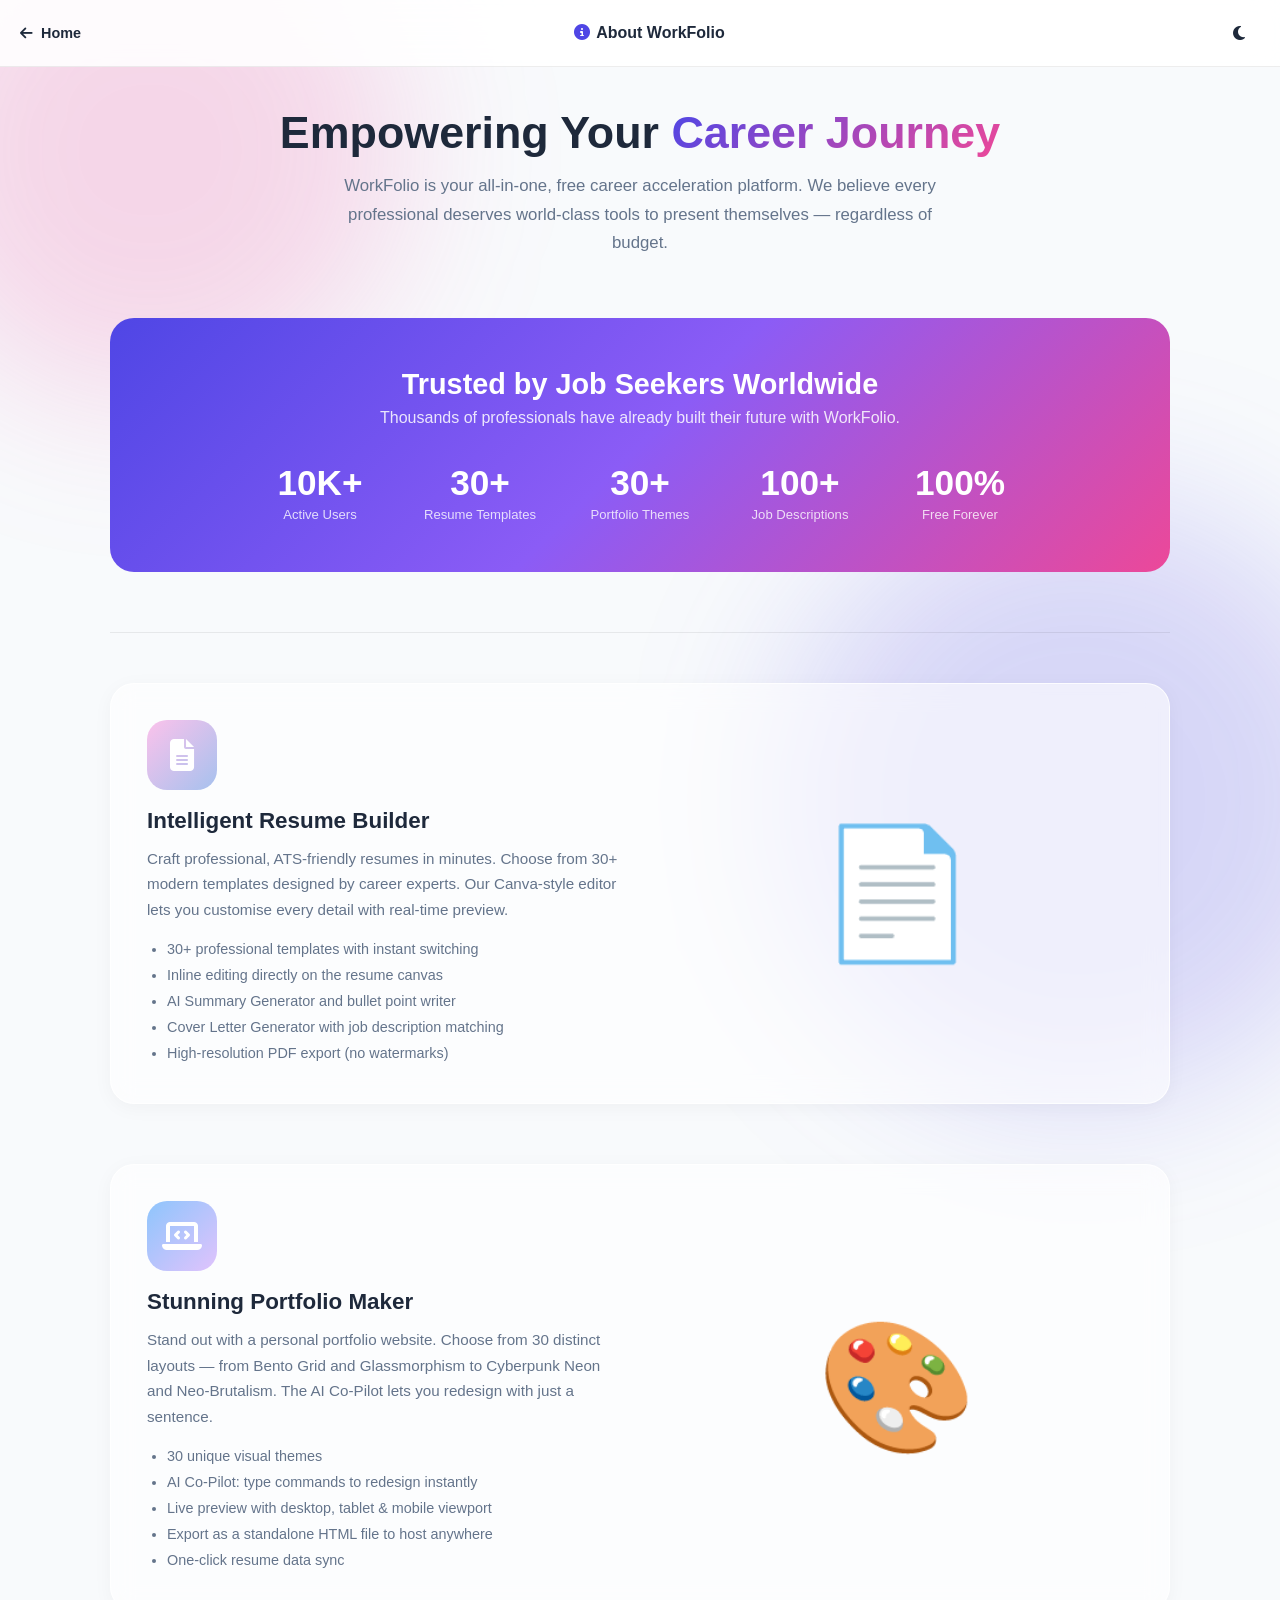
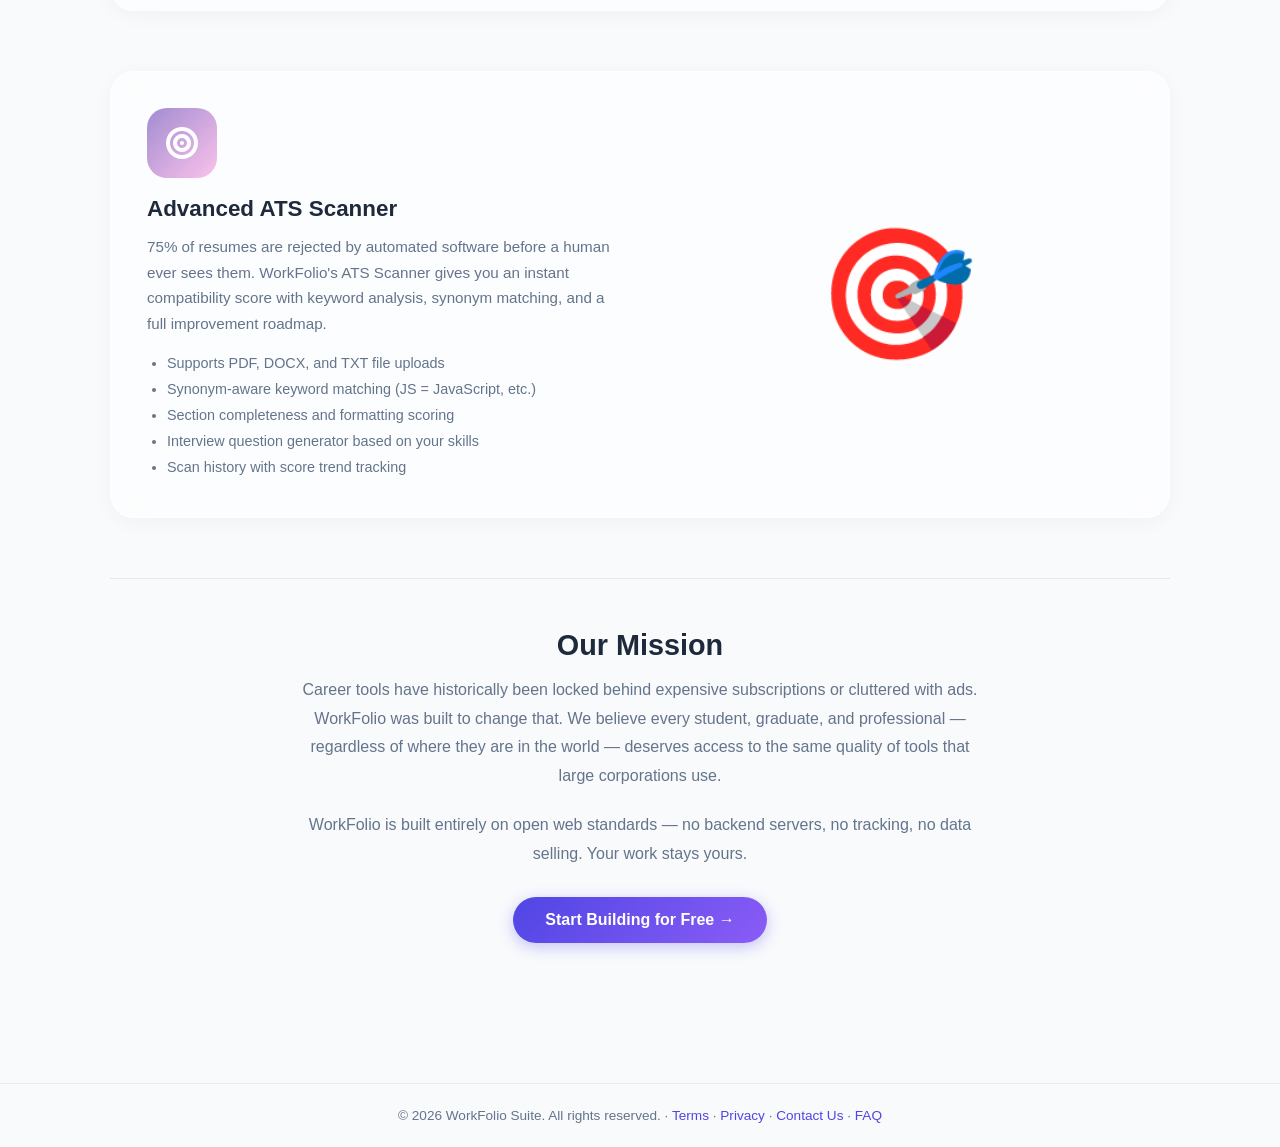
<file: about.html>
<!DOCTYPE html>
<html lang="en">
<head>
    <meta charset="UTF-8">
    <meta http-equiv="Content-Security-Policy" content="default-src 'self'; script-src 'self' 'unsafe-inline' https://cdnjs.cloudflare.com https://cdn.jsdelivr.net https://cdn.tailwindcss.com https://www.googletagmanager.com https://plausible.io https://analytics.umami.is; style-src 'self' 'unsafe-inline' https://cdnjs.cloudflare.com https://fonts.googleapis.com https://fonts.gstatic.com; font-src 'self' data: https://cdnjs.cloudflare.com https://fonts.gstatic.com; connect-src 'self' https://*.supabase.co https://api.web3forms.com https://fonts.googleapis.com https://fonts.gstatic.com; img-src 'self' data: blob: https:; frame-src 'self' blob:; object-src 'none';">
    <meta name="viewport" content="width=device-width, initial-scale=1.0, maximum-scale=1.0">
    <title>About Us | WorkFolio</title>
    <meta name="description" content="Learn about WorkFolio — your free career acceleration platform for resumes, portfolios, and ATS scanning.">
    <link rel="icon" type="image/png" href="1775117704121_logo.png">
    <link rel="stylesheet" href="style.css">
    <link rel="stylesheet" href="https://cdnjs.cloudflare.com/ajax/libs/font-awesome/6.4.0/css/all.min.css">
    <style>
        /* Sticky top nav */
        .top-nav {
            position: sticky; top: 0; z-index: 900;
            background: rgba(255,255,255,0.88);
            backdrop-filter: blur(16px); -webkit-backdrop-filter: blur(16px);
            border-bottom: 1px solid rgba(0,0,0,0.07);
            padding: 12px 20px;
            display: flex; align-items: center; justify-content: space-between;
        }
        [data-theme="dark"] .top-nav {
            background: rgba(15,23,42,0.92) !important;
            border-bottom-color: rgba(255,255,255,0.07) !important;
        }
        .back-btn { display:flex; align-items:center; gap:8px; font-weight:700; font-size:0.9rem; color:var(--text-dark); text-decoration:none; transition:0.2s; }
        .back-btn:hover { color:var(--primary); }
        [data-theme="dark"] .back-btn { color:#f1f5f9; }
        .page-title { font-weight:800; font-size:1rem; color:var(--text-dark); }
        [data-theme="dark"] .page-title { color:#f1f5f9; }
        .theme-toggle { background:none; border:none; cursor:pointer; font-size:1.1rem; color:var(--text-dark); min-width:40px; min-height:40px; display:flex; align-items:center; justify-content:center; border-radius:10px; transition:0.2s; }
        .theme-toggle:hover { background:rgba(79,70,229,0.1); color:var(--primary); }
        [data-theme="dark"] .theme-toggle { color:#f1f5f9; }

        /* About page content */
        .about-wrap { max-width: 1100px; margin: 0 auto; padding: 40px 20px 80px; }
        .about-hero { text-align: center; margin-bottom: 60px; }
        .about-hero h1 { font-size: clamp(1.8rem, 5vw, 2.8rem); font-weight: 900; color: var(--text-dark); margin-bottom: 14px; }
        .about-hero p { color: var(--text-light); font-size: 1.05rem; line-height: 1.7; max-width: 600px; margin: 0 auto; }
        [data-theme="dark"] .about-hero h1 { color: #f1f5f9; }

        /* Feature blocks */
        .feature-block {
            display: grid;
            grid-template-columns: 1fr 1fr;
            gap: 40px;
            align-items: center;
            margin-bottom: 60px;
            padding: 36px;
            border-radius: 24px;
            background: rgba(255,255,255,0.6);
            backdrop-filter: blur(12px);
            border: 1px solid rgba(255,255,255,0.8);
            box-shadow: 0 4px 20px rgba(0,0,0,0.04);
        }
        .feature-block.reverse { direction: rtl; }
        .feature-block.reverse > * { direction: ltr; }
        [data-theme="dark"] .feature-block { background: rgba(30,41,59,0.6) !important; border-color: rgba(255,255,255,0.07) !important; }
        @media (max-width: 768px) {
            .feature-block { grid-template-columns: 1fr; direction: ltr !important; gap: 24px; padding: 24px; }
            .feature-block.reverse > * { direction: ltr; }
        }

        .feature-icon-wrap {
            display: flex; align-items: center; justify-content: center;
            width: 70px; height: 70px; border-radius: 20px;
            margin-bottom: 18px; font-size: 2rem; color: white;
        }
        .feature-block h3 { font-size: 1.4rem; font-weight: 800; color: var(--text-dark); margin-bottom: 12px; }
        .feature-block p { color: var(--text-light); line-height: 1.7; margin-bottom: 14px; font-size: 0.95rem; }
        [data-theme="dark"] .feature-block h3 { color: #f1f5f9; }
        [data-theme="dark"] .feature-block p { color: #94a3b8; }
        .feature-block ul { padding-left: 20px; color: var(--text-light); font-size: 0.9rem; line-height: 1.8; }
        [data-theme="dark"] .feature-block ul { color: #94a3b8; }
        .feature-visual { text-align: center; }
        .feature-visual .icon-big { font-size: clamp(5rem, 12vw, 8rem); line-height: 1; }

        /* Stats row */
        .stats-section {
            background: linear-gradient(135deg, #4f46e5, #8b5cf6, #ec4899);
            border-radius: 24px; padding: 50px 30px; text-align: center;
            color: white; margin-bottom: 60px;
        }
        .stats-section h2 { font-size: 1.8rem; font-weight: 900; margin-bottom: 8px; }
        .stats-section p { opacity: 0.85; margin-bottom: 36px; }
        .stats-row { display: flex; justify-content: center; gap: 40px; flex-wrap: wrap; }
        .stat-box { min-width: 120px; }
        .stat-box .n { font-size: 2.2rem; font-weight: 900; }
        .stat-box .l { font-size: 0.82rem; opacity: 0.8; margin-top: 4px; }

        /* Team / Mission section */
        .mission-section { text-align: center; margin-bottom: 60px; }
        .mission-section h2 { font-size: 1.8rem; font-weight: 900; color: var(--text-dark); margin-bottom: 14px; }
        .mission-section p { color: var(--text-light); font-size: 1rem; line-height: 1.8; max-width: 680px; margin: 0 auto 20px; }
        [data-theme="dark"] .mission-section h2 { color: #f1f5f9; }
        [data-theme="dark"] .mission-section p { color: #94a3b8; }

        .divider-line { border: none; border-top: 1px solid rgba(0,0,0,0.07); margin: 50px 0; }
        [data-theme="dark"] .divider-line { border-top-color: rgba(255,255,255,0.08); }
    </style>
</head>
<body>
    <div class="bg-orb orb-1"></div>
    <div class="bg-orb orb-2"></div>

    <!-- Top Nav -->
    <nav class="top-nav">
        <a href="index.html" class="back-btn">
            <i class="fas fa-arrow-left"></i> Home
        </a>
        <div class="page-title"><i class="fas fa-info-circle" style="color:var(--primary); margin-right:6px;"></i>About WorkFolio</div>
        <button class="theme-toggle" onclick="toggleTheme()" title="Toggle dark mode">
            <i class="fas fa-moon" id="themeIcon"></i>
        </button>
    </nav>

    <div class="about-wrap">

        <!-- Hero -->
        <div class="about-hero">
            <h1>Empowering Your <span class="text-gradient">Career Journey</span></h1>
            <p>WorkFolio is your all-in-one, free career acceleration platform. We believe every professional deserves world-class tools to present themselves — regardless of budget.</p>
        </div>

        <!-- Stats -->
        <div class="stats-section">
            <h2>Trusted by Job Seekers Worldwide</h2>
            <p>Thousands of professionals have already built their future with WorkFolio.</p>
            <div class="stats-row">
                <div class="stat-box"><div class="n">10K+</div><div class="l">Active Users</div></div>
                <div class="stat-box"><div class="n">30+</div><div class="l">Resume Templates</div></div>
                <div class="stat-box"><div class="n">30+</div><div class="l">Portfolio Themes</div></div>
                <div class="stat-box"><div class="n">100+</div><div class="l">Job Descriptions</div></div>
                <div class="stat-box"><div class="n">100%</div><div class="l">Free Forever</div></div>
            </div>
        </div>

        <hr class="divider-line">

        <!-- Feature 1: Resume Builder -->
        <div class="feature-block">
            <div class="feature-content">
                <div class="feature-icon-wrap" style="background:linear-gradient(135deg,#fbc2eb,#a6c1ee);">
                    <i class="fas fa-file-alt"></i>
                </div>
                <h3>Intelligent Resume Builder</h3>
                <p>Craft professional, ATS-friendly resumes in minutes. Choose from 30+ modern templates designed by career experts. Our Canva-style editor lets you customise every detail with real-time preview.</p>
                <ul>
                    <li>30+ professional templates with instant switching</li>
                    <li>Inline editing directly on the resume canvas</li>
                    <li>AI Summary Generator and bullet point writer</li>
                    <li>Cover Letter Generator with job description matching</li>
                    <li>High-resolution PDF export (no watermarks)</li>
                </ul>
            </div>
            <div class="feature-visual">
                <div class="icon-big">📄</div>
            </div>
        </div>

        <!-- Feature 2: Portfolio Maker -->
        <div class="feature-block reverse">
            <div class="feature-visual">
                <div class="icon-big">🎨</div>
            </div>
            <div class="feature-content">
                <div class="feature-icon-wrap" style="background:linear-gradient(135deg,#8ec5fc,#e0c3fc);">
                    <i class="fas fa-laptop-code"></i>
                </div>
                <h3>Stunning Portfolio Maker</h3>
                <p>Stand out with a personal portfolio website. Choose from 30 distinct layouts — from Bento Grid and Glassmorphism to Cyberpunk Neon and Neo-Brutalism. The AI Co-Pilot lets you redesign with just a sentence.</p>
                <ul>
                    <li>30 unique visual themes</li>
                    <li>AI Co-Pilot: type commands to redesign instantly</li>
                    <li>Live preview with desktop, tablet & mobile viewport</li>
                    <li>Export as a standalone HTML file to host anywhere</li>
                    <li>One-click resume data sync</li>
                </ul>
            </div>
        </div>

        <!-- Feature 3: ATS Scanner -->
        <div class="feature-block">
            <div class="feature-content">
                <div class="feature-icon-wrap" style="background:linear-gradient(135deg,#a18cd1,#fbc2eb);">
                    <i class="fas fa-bullseye"></i>
                </div>
                <h3>Advanced ATS Scanner</h3>
                <p>75% of resumes are rejected by automated software before a human ever sees them. WorkFolio's ATS Scanner gives you an instant compatibility score with keyword analysis, synonym matching, and a full improvement roadmap.</p>
                <ul>
                    <li>Supports PDF, DOCX, and TXT file uploads</li>
                    <li>Synonym-aware keyword matching (JS = JavaScript, etc.)</li>
                    <li>Section completeness and formatting scoring</li>
                    <li>Interview question generator based on your skills</li>
                    <li>Scan history with score trend tracking</li>
                </ul>
            </div>
            <div class="feature-visual">
                <div class="icon-big">🎯</div>
            </div>
        </div>

        <hr class="divider-line">

        <!-- Mission -->
        <div class="mission-section">
            <h2>Our Mission</h2>
            <p>Career tools have historically been locked behind expensive subscriptions or cluttered with ads. WorkFolio was built to change that. We believe every student, graduate, and professional — regardless of where they are in the world — deserves access to the same quality of tools that large corporations use.</p>
            <p>WorkFolio is built entirely on open web standards — no backend servers, no tracking, no data selling. Your work stays yours.</p>
            <a href="register.html" class="btn-gradient" style="display:inline-block; margin-top:8px; padding:14px 32px; font-size:1rem;">
                Start Building for Free →
            </a>
        </div>

    </div>

    <footer style="text-align:center; padding:24px; color:var(--text-light); font-size:0.85rem; border-top:1px solid rgba(0,0,0,0.06);">
        <p>&copy; 2026 WorkFolio Suite. All rights reserved. · <a href="terms.html" style="color:var(--primary);text-decoration:none;">Terms</a> · <a href="privacy.html" style="color:var(--primary);text-decoration:none;">Privacy</a> · <a href="contact.html" style="color:var(--primary); text-decoration:none;">Contact Us</a> · <a href="faq.html" style="color:var(--primary); text-decoration:none;">FAQ</a></p>
    </footer>

    <script>
        (function() {
            const saved = localStorage.getItem('wf_theme') ||
                (window.matchMedia('(prefers-color-scheme: dark)').matches ? 'dark' : 'light');
            document.documentElement.setAttribute('data-theme', saved);
            const icon = document.getElementById('themeIcon');
            if (icon) icon.className = saved === 'dark' ? 'fas fa-sun' : 'fas fa-moon';
        })();
        function toggleTheme() {
            const isDark = document.documentElement.getAttribute('data-theme') === 'dark';
            document.documentElement.setAttribute('data-theme', isDark ? 'light' : 'dark');
            document.getElementById('themeIcon').className = isDark ? 'fas fa-moon' : 'fas fa-sun';
            localStorage.setItem('wf_theme', isDark ? 'light' : 'dark');
        }
    </script>
</body>
</html>
</file>
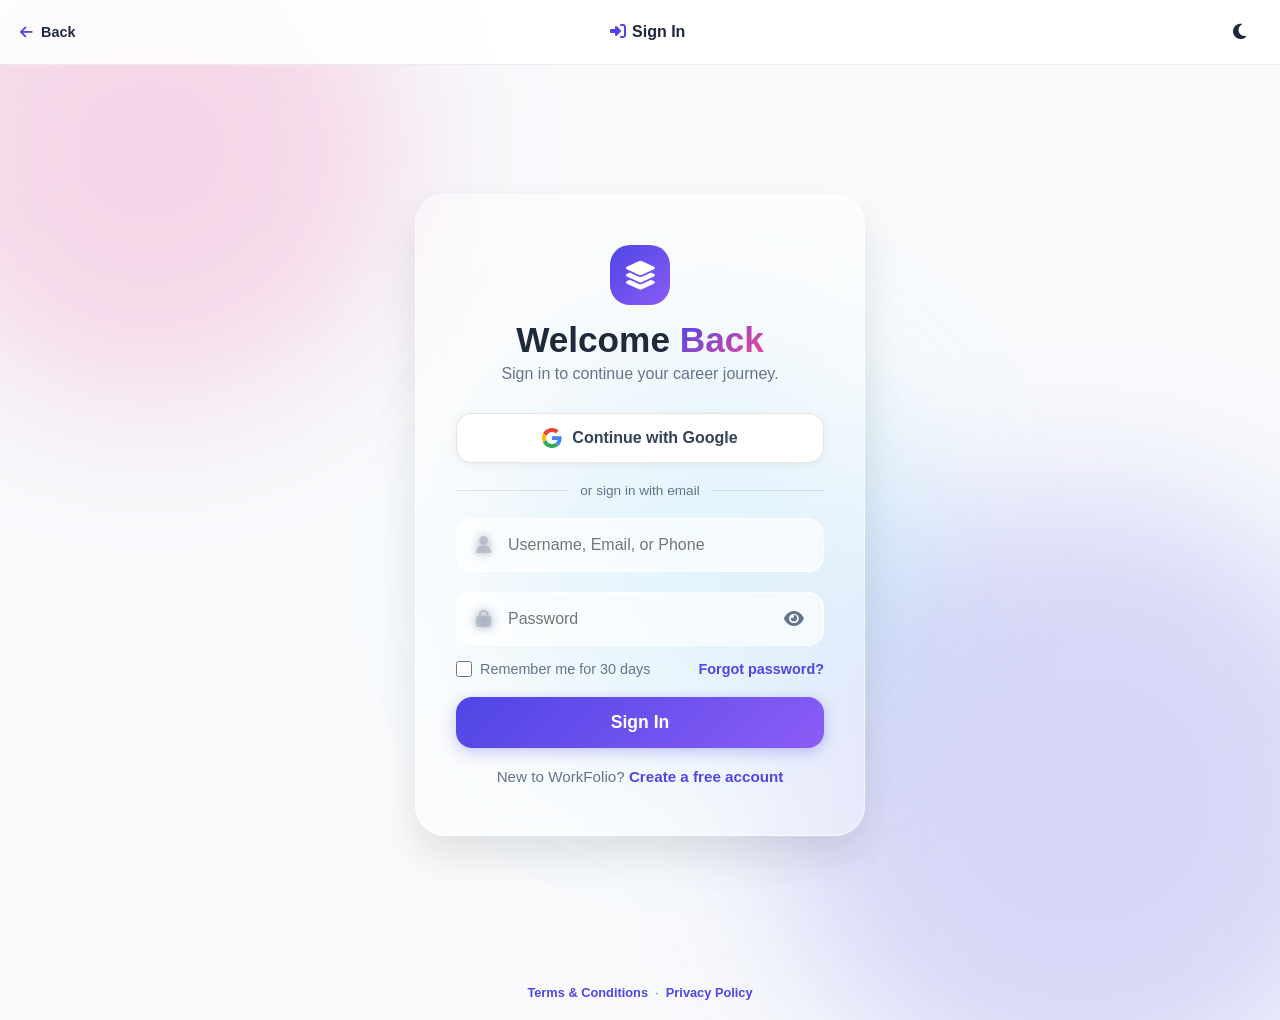
<file: ats.html>
<!DOCTYPE html>
<html lang="en">
<head>
    <meta charset="UTF-8">
    <meta http-equiv="Content-Security-Policy" content="default-src 'self'; script-src 'self' 'unsafe-inline' https://cdnjs.cloudflare.com https://cdn.jsdelivr.net https://cdn.tailwindcss.com https://www.googletagmanager.com https://plausible.io https://analytics.umami.is; style-src 'self' 'unsafe-inline' https://cdnjs.cloudflare.com https://fonts.googleapis.com https://fonts.gstatic.com; font-src 'self' data: https://cdnjs.cloudflare.com https://fonts.gstatic.com; connect-src 'self' https://*.supabase.co https://api.web3forms.com https://fonts.googleapis.com https://fonts.gstatic.com; img-src 'self' data: blob: https:; frame-src 'self' blob:; object-src 'none';">
    <meta name="viewport" content="width=device-width, initial-scale=1.0">
    <title>ATS Scanner | WorkFolio</title>
    <meta name="description" content="Scan your resume against job descriptions and get an instant ATS compatibility score.">
    <link rel="icon" type="image/png" href="1775117704121_logo.png">
    <link rel="stylesheet" href="style.css">
    <link rel="stylesheet" href="https://cdnjs.cloudflare.com/ajax/libs/font-awesome/6.4.0/css/all.min.css">
    <script src="auth.js"></script>
    <script>requireLogin();</script>
    <script src="https://cdnjs.cloudflare.com/ajax/libs/pdf.js/2.16.105/pdf.min.js"></script>
    <script src="https://cdnjs.cloudflare.com/ajax/libs/mammoth/1.6.0/mammoth.browser.min.js"></script>
    <style>
        .resume-view { display:none!important; visibility:hidden!important; opacity:0!important; }
        .resume-view.active { display:block!important; visibility:visible!important; opacity:1!important; animation:fadeIn .4s ease forwards; }
        @keyframes fadeIn { from{opacity:0;transform:translateY(10px)} to{opacity:1;transform:translateY(0)} }
        .progress-bg-light { background:#e2e8f0;border-radius:10px;height:10px;overflow:hidden;width:100%;margin-top:8px;}
        .progress-fill-light { height:100%;border-radius:10px;transition:width 1.2s ease-in-out; }
        .tab-btn { padding:8px 18px;border-radius:30px;border:1.5px solid rgba(139,92,246,0.3);background:transparent;cursor:pointer;font-weight:600;font-size:0.85rem;color:#64748b;transition:0.2s; }
        .tab-btn.active { background:var(--primary);color:white;border-color:var(--primary); }
        .result-tab { display:none; } .result-tab.active { display:block; }
    </style>
</head>
<body>
    <div class="bg-orb orb-1"></div>
    <div class="bg-orb orb-2"></div>

    <nav class="glass-nav" style="position:relative;top:10px;margin-bottom:20px;">
        <a href="index.html" class="logo"><i class="fas fa-arrow-left" style="color:var(--primary);"></i><span>ATS Scanner</span></a>
        <div class="menu-toggle" onclick="toggleMenu()"><i class="fas fa-bars"></i></div>
        <div class="nav-links" id="navMenu">
            <a href="index.html" onclick="toggleMenu()">Home</a>
            <a href="resume.html" onclick="toggleMenu()">Resume Studio</a>
            <a href="portfolio.html" onclick="toggleMenu()">Portfolio</a>
            <div class="menu-auth">
                <span class="userDisplay" style="margin-bottom:10px;font-weight:600;color:var(--text-dark);"></span>
                <a href="login.html" class="authBtn btn-text" style="margin-bottom:15px;">Sign In</a>
                <a href="#" onclick="logout(event)" class="logoutBtn btn-text" style="display:none;color:var(--secondary);">Logout</a>
            </div>
        </div>
    </nav>

    <!-- INPUT VIEW -->
    <div id="view-input" class="resume-view active section-padding" style="max-width:1200px;margin:0 auto;padding-top:20px;">
        <div class="text-center" style="margin-bottom:30px;">
            <div style="display:inline-block;background:rgba(79,70,229,0.1);color:var(--primary);padding:6px 16px;border-radius:50px;font-size:0.85rem;font-weight:700;margin-bottom:15px;border:1px solid rgba(79,70,229,0.2);">🤖 AI-Powered Analysis</div>
            <h1 style="font-size:3rem;margin-bottom:10px;color:var(--text-dark);font-weight:800;">Beat the <span class="text-gradient">Bots</span>.</h1>
            <p style="color:#64748b;font-size:1.1rem;">Upload your resume &amp; paste a job description. Get your ATS score in seconds.</p>
        </div>

        <div class="ats-input-grid" style="display:grid;grid-template-columns:1fr 1fr;gap:30px;margin-top:30px;position:relative;z-index:10;">
            <!-- Upload -->
            <div class="glass-panel" style="border-radius:20px;padding:25px;display:flex;flex-direction:column;gap:15px;">
                <h3 style="margin:0;color:#1e293b;font-weight:700;"><span style="background:var(--primary);color:white;border-radius:50%;width:28px;height:28px;display:inline-flex;align-items:center;justify-content:center;font-size:0.85rem;margin-right:8px;">1</span>Upload Resume</h3>
                <div id="dropZone" style="flex-grow:1;border:2px dashed rgba(139,92,246,0.4);border-radius:12px;display:flex;flex-direction:column;justify-content:center;align-items:center;text-align:center;color:#64748b;background:rgba(255,255,255,0.5);cursor:pointer;transition:0.2s;min-height:200px;padding:20px;">
                    <i class="fas fa-cloud-upload-alt" style="font-size:3rem;color:#a855f7;margin-bottom:15px;"></i>
                    <p id="fileNameDisplay" style="margin:0;font-weight:600;font-size:1rem;">Drag &amp; Drop your PDF, DOCX, or TXT here</p>
                    <p style="margin:8px 0 0;font-size:0.82rem;color:#94a3b8;">Supported: PDF, DOCX, TXT — Max 10MB</p>
                    <input type="file" id="fileInput" accept=".pdf,.txt,.docx,application/pdf,text/plain,application/vnd.openxmlformats-officedocument.wordprocessingml.document" style="display:none;">
                </div>
            </div>

            <!-- Job Description -->
            <div class="glass-panel" style="border-radius:20px;padding:25px;position:relative;overflow:visible;">
                <div style="display:flex;justify-content:space-between;align-items:center;margin-bottom:15px;flex-wrap:wrap;gap:10px;">
                    <h3 style="margin:0;color:#1e293b;font-weight:700;"><span style="background:var(--primary);color:white;border-radius:50%;width:28px;height:28px;display:inline-flex;align-items:center;justify-content:center;font-size:0.85rem;margin-right:8px;">2</span>Job Description</h3>
                    <div class="job-search-container" style="position:relative;width:240px;overflow:visible;">
                        <input type="text" id="jobSearchInput" placeholder="🔍 Search 30+ roles..." onclick="toggleJobDropdown(event)" onkeyup="filterJobs()" autocomplete="off" style="width:100%;padding:8px 12px;border-radius:8px;border:1.5px solid rgba(139,92,246,0.4);background:rgba(255,255,255,0.9);color:#1e293b;font-size:0.85rem;outline:none;transition:0.2s;">
                        <div id="jobDropdownList" class="job-dropdown-list"></div>
                    </div>
                </div>
                <textarea id="jobDescription" placeholder="Paste the full job description here, or select a role above..." style="width:100%;height:190px;border-radius:12px;padding:14px;border:1.5px solid rgba(139,92,246,0.3);background:rgba(255,255,255,0.6);color:#334155;resize:none;font-family:inherit;outline:none;font-size:0.92rem;line-height:1.5;"></textarea>
                <button onclick="clearJobDescription()" style="position:absolute;bottom:32px;right:32px;background:#fee2e2;border:1px solid #fca5a5;color:#ef4444;border-radius:8px;padding:5px 12px;cursor:pointer;font-size:0.8rem;font-weight:600;">
                    <i class="fas fa-trash"></i> Clear
                </button>
            </div>
        </div>

        <div class="text-center" style="margin-top:35px;">
            <button class="btn-gradient" onclick="startScan()" style="padding:16px 45px;font-size:1.2rem;border-radius:30px;box-shadow:0 10px 25px rgba(79,70,229,0.35);">
                <i class="fas fa-search"></i> Scan My Resume
            </button>
            <p style="color:#94a3b8;font-size:0.82rem;margin-top:10px;">Your resume is analyzed locally — never uploaded to our servers.</p>
        </div>
    </div>

    <!-- SCANNING VIEW -->
    <div id="view-scanning" class="resume-view section-padding text-center" style="padding-top:130px;">
        <div style="width:120px;height:120px;border-radius:50%;border:4px solid rgba(79,70,229,0.2);border-top-color:var(--primary);animation:spin 1s linear infinite;margin:0 auto 25px;position:relative;">
            <div style="position:absolute;top:-4px;left:-4px;right:-4px;bottom:-4px;border-radius:50%;border:4px solid transparent;border-bottom-color:#ec4899;animation:spin 2s linear infinite reverse;"></div>
        </div>
        <h2 id="scanText" style="color:var(--text-dark);">Parsing Resume Data...</h2>
        <p style="color:#64748b;margin-top:10px;">Our NLP engine is analyzing keyword density and semantic matches.</p>
        <style>@keyframes spin{to{transform:rotate(360deg)}}</style>
    </div>

    <!-- DASHBOARD VIEW -->
    <div id="view-dashboard" class="resume-view section-padding" style="max-width:1400px;margin:0 auto;margin-top:20px;">

        <div style="display:flex;justify-content:space-between;margin-bottom:20px;flex-wrap:wrap;gap:10px;">
            <button class="btn-gradient" onclick="switchView('view-input')" style="border-radius:20px;padding:8px 22px;"><i class="fas fa-arrow-left"></i> New Scan</button>
            <div style="display:flex;gap:10px;">
                <button class="btn-outline" onclick="showHistory()" style="border-radius:20px;padding:8px 18px;background:rgba(255,255,255,0.6);color:#1e293b;border-color:rgba(139,92,246,0.4);"><i class="fas fa-history"></i> History</button>
            </div>
        </div>

        <!-- Score + Bars -->
        <div class="ats-top-grid" style="display:grid;grid-template-columns:1fr 2fr;gap:25px;margin-bottom:25px;">
            <div class="ats-card glass-panel text-center" style="border-radius:20px;padding:30px;position:relative;">
                <i class="fas fa-bullseye" style="position:absolute;top:15px;right:15px;color:#a855f7;font-size:1.4rem;"></i>
                <div class="circular-progress" id="circleMatch" style="--score:0;margin:0 auto 15px auto;">
                    <div class="inner-circle" style="background:white;"><span id="scoreMatch" style="color:#1e293b;font-size:2.5rem;font-weight:800;">0</span><span style="font-size:1.1rem;color:#64748b;">%</span></div>
                </div>
                <h3 style="color:#ffffff;margin-bottom:5px;font-size:1.1rem;font-weight:700;">ATS Match Score</h3>
                <p id="scoreLabel" style="font-weight:700;color:#f59e0b;margin:0;font-size:0.9rem;">Analyzing...</p>
            </div>

            <div class="ats-card glass-panel" style="border-radius:20px;padding:30px;display:flex;flex-direction:column;justify-content:center;gap:22px;">
                <div>
                    <span style="color:#ffffff;font-weight:600;font-size:0.95rem;"><i class="fas fa-key" style="color:#ef4444;margin-right:8px;"></i>Keyword Optimization</span>
                    <div class="progress-bg-light"><div class="progress-fill-light" id="barKeywords" style="width:0%;background:linear-gradient(90deg,#ef4444,#f97316);"></div></div>
                </div>
                <div>
                    <span style="color:#ffffff;font-weight:600;font-size:0.95rem;"><i class="fas fa-clipboard-check" style="color:#f59e0b;margin-right:8px;"></i>Section Completeness</span>
                    <div class="progress-bg-light"><div class="progress-fill-light" id="barSections" style="width:0%;background:linear-gradient(90deg,#f59e0b,#fbbf24);"></div></div>
                </div>
                <div>
                    <span style="color:#ffffff;font-weight:600;font-size:0.95rem;"><i class="fas fa-ruler-combined" style="color:#10b981;margin-right:8px;"></i>Formatting &amp; Readability</span>
                    <div class="progress-bg-light"><div class="progress-fill-light" id="barFormat" style="width:0%;background:linear-gradient(90deg,#10b981,#34d399);"></div></div>
                </div>
            </div>
        </div>

        <!-- Result Tabs -->
        <div style="display:flex;gap:10px;margin-bottom:20px;flex-wrap:wrap;">
            <button class="tab-btn active" onclick="showTab('skills', this)"><i class="fas fa-wrench"></i> Skill Gap</button>
            <button class="tab-btn" onclick="showTab('interview', this)"><i class="fas fa-comment-dots"></i> Interview Questions</button>
            <button class="tab-btn" onclick="showTab('tips', this)"><i class="fas fa-lightbulb"></i> Improvement Tips</button>
            <button class="tab-btn" onclick="showTab('botview', this)"><i class="fas fa-robot"></i> ATS Bot View</button>
        </div>

        <div class="ats-bottom-grid" style="display:grid;grid-template-columns:1fr;gap:20px;">

            <!-- Skills Tab -->
            <div id="tab-skills" class="result-tab active ats-card glass-panel" style="border-radius:20px;padding:30px;">
                <div style="display:grid;grid-template-columns:1fr 1fr;gap:30px;">
                    <div>
                        <h4 style="color:#10b981;margin-bottom:12px;font-size:0.95rem;"><i class="fas fa-check-circle"></i> Matched Skills</h4>
                        <div class="keyword-tags" id="matchedKeywords"></div>
                    </div>
                    <div>
                        <h4 style="color:#ef4444;margin-bottom:12px;font-size:0.95rem;"><i class="fas fa-times-circle"></i> Missing Skills — Add These!</h4>
                        <div class="keyword-tags" id="missingKeywords"></div>
                    </div>
                </div>
            </div>

            <!-- Interview Tab -->
            <div id="tab-interview" class="result-tab ats-card glass-panel" style="border-radius:20px;padding:30px;">
                <h3 style="color:#e0e4e9;margin-bottom:5px;font-size:1.1rem;font-weight:700;"><i class="fas fa-comment-dots" style="color:#a855f7;"></i> Likely Interview Questions</h3>
                <p style="font-size:0.85rem;color:#64748b;margin-bottom:20px;">Based on your matched skills and the job description.</p>
                <div id="interviewQuestions"></div>
            </div>

            <!-- Tips Tab -->
            <div id="tab-tips" class="result-tab ats-card glass-panel" style="border-radius:20px;padding:30px;">
                <h3 style="color:#1e293b;margin-bottom:5px;font-size:1.1rem;font-weight:700;"><i class="fas fa-lightbulb" style="color:#f59e0b;"></i> Improvement Tips</h3>
                <p style="font-size:0.85rem;color:#64748b;margin-bottom:20px;">Actionable steps to improve your score.</p>
                <div id="improvementTips"></div>
            </div>

            <!-- Bot View Tab -->
            <div id="tab-botview" class="result-tab ats-card glass-panel" style="border-radius:20px;padding:30px;">
                <h3 style="color:#1e293b;margin-bottom:5px;font-size:1.1rem;font-weight:700;"><i class="fas fa-robot" style="color:#a855f7;"></i> ATS Bot View</h3>
                <p style="font-size:0.85rem;color:#64748b;margin-bottom:15px;">Raw text extracted from your resume, as an ATS sees it.</p>
                <div id="atsRawText" style="background:#0f172a;color:#38bdf8;font-family:monospace;padding:15px;border-radius:8px;height:280px;overflow-y:auto;font-size:0.82rem;white-space:pre-wrap;line-height:1.5;"></div>
            </div>
        </div>
    </div>

    <!-- History Modal -->
    <div id="historyOverlay" onclick="closeHistory()" style="display:none;position:fixed;top:0;left:0;right:0;bottom:0;background:rgba(0,0,0,0.4);z-index:999;backdrop-filter:blur(4px);"></div>
    <div id="historyModal" class="glass-panel" style="display:none;position:fixed;top:50%;left:50%;transform:translate(-50%,-50%);width:90%;max-width:500px;z-index:1000;background:rgba(255,255,255,0.97);padding:30px;border-radius:20px;box-shadow:0 20px 50px rgba(0,0,0,0.2);">
        <div style="display:flex;justify-content:space-between;align-items:center;margin-bottom:20px;border-bottom:1px solid #e2e8f0;padding-bottom:10px;">
            <h3 style="margin:0;color:#1e293b;font-weight:700;">Your Scan History</h3>
            <button onclick="closeHistory()" style="background:none;border:none;font-size:1.5rem;cursor:pointer;color:#ef4444;"><i class="fas fa-times"></i></button>
        </div>
        <div id="historyList" style="max-height:400px;overflow-y:auto;padding-right:5px;"></div>
    </div>

    <script src="script.js"></script>
    <script src="ats.js"></script>
    <script>
        function showTab(name, btn) {
            document.querySelectorAll('.result-tab').forEach(t => t.classList.remove('active'));
            document.querySelectorAll('.tab-btn').forEach(b => b.classList.remove('active'));
            document.getElementById('tab-' + name).classList.add('active');
            btn.classList.add('active');
        }
    </script>

<footer style="text-align:center;padding:16px;font-size:0.8rem;color:var(--text-light);border-top:1px solid rgba(0,0,0,0.06);">&copy; 2026 WorkFolio Suite · <a href="terms.html" style="color:var(--primary);text-decoration:none;">Terms</a> · <a href="privacy.html" style="color:var(--primary);text-decoration:none;">Privacy</a></footer>
</body>
</html>
</file>
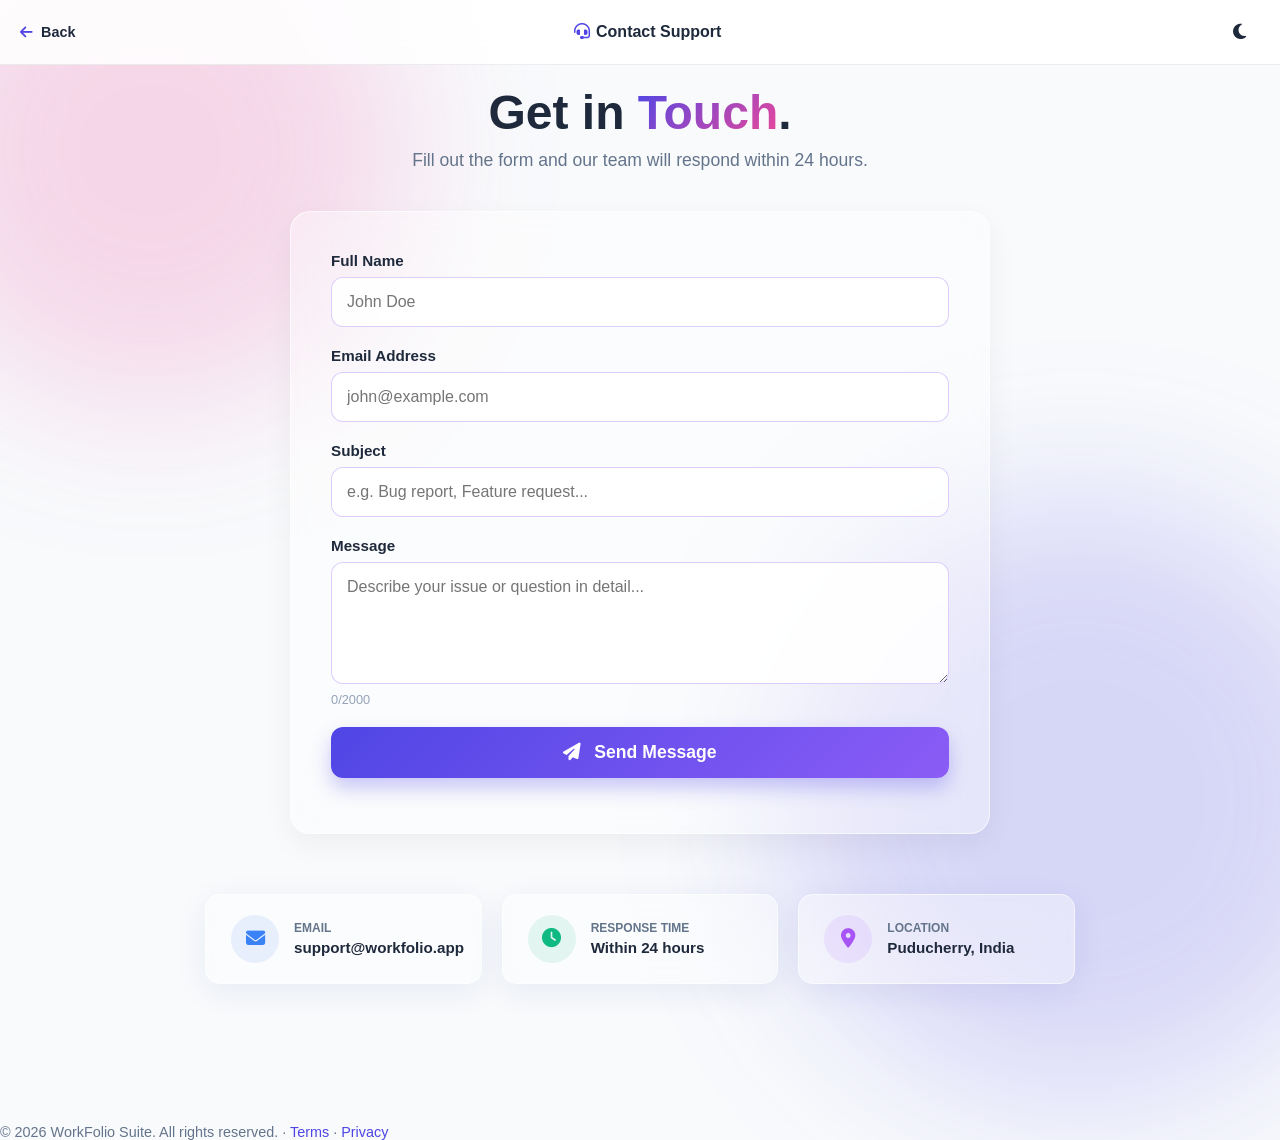
<file: contact.html>
<!DOCTYPE html>
<html lang="en" id="htmlRoot">
<head>
    <meta charset="UTF-8">
    <meta http-equiv="Content-Security-Policy" content="default-src 'self'; script-src 'self' 'unsafe-inline' https://cdnjs.cloudflare.com https://cdn.jsdelivr.net https://cdn.tailwindcss.com https://www.googletagmanager.com https://plausible.io https://analytics.umami.is; style-src 'self' 'unsafe-inline' https://cdnjs.cloudflare.com https://fonts.googleapis.com https://fonts.gstatic.com; font-src 'self' data: https://cdnjs.cloudflare.com https://fonts.gstatic.com; connect-src 'self' https://*.supabase.co https://api.web3forms.com https://fonts.googleapis.com https://fonts.gstatic.com; img-src 'self' data: blob: https:; frame-src 'self' blob:; object-src 'none';">
    <meta name="viewport" content="width=device-width, initial-scale=1.0">
    <title>Contact Us | WorkFolio</title>
    <meta name="description" content="Get in touch with the WorkFolio team. We respond within 24 hours.">
    <link rel="icon" type="image/png" href="1775117704121_logo.png">
    <link rel="stylesheet" href="style.css">
    <link rel="stylesheet" href="https://cdnjs.cloudflare.com/ajax/libs/font-awesome/6.4.0/css/all.min.css">
    <style>
        .field-wrap { margin-bottom:20px; }
        .field-wrap label { font-weight:600; color:#1e293b; display:block; margin-bottom:8px; font-size:0.95rem; }
        .field-wrap input, .field-wrap textarea {
            width:100%; padding:15px; border:1.5px solid rgba(139,92,246,0.3);
            background:rgba(255,255,255,0.9); border-radius:12px; font-size:1rem;
            outline:none; transition:0.3s; color:#334155; font-family:inherit;
        }
        .field-wrap input:focus, .field-wrap textarea:focus {
            border-color:#a855f7; box-shadow:0 0 0 4px rgba(168,85,247,0.12); background:white;
        }
        .field-wrap.error input, .field-wrap.error textarea { border-color:#ef4444; }
        .field-error { color:#ef4444; font-size:0.82rem; margin-top:5px; display:none; }
        .char-counter { font-size:0.8rem; color:#94a3b8; text-align:right; margin-top:4px; }
        [data-theme="dark"] .field-wrap label { color:#e2e8f0; }
        [data-theme="dark"] .field-wrap input, [data-theme="dark"] .field-wrap textarea { background:rgba(30,41,59,0.8); color:#e2e8f0; border-color:rgba(139,92,246,0.3); }
    </style>

    <script>
    // Universal dark mode restore — runs on every page
    (function() {
        const saved = localStorage.getItem('wf_theme') ||
            (window.matchMedia('(prefers-color-scheme: dark)').matches ? 'dark' : 'light');
        document.documentElement.setAttribute('data-theme', saved);
        const icon = document.getElementById('themeIcon');
        if (icon) icon.className = saved === 'dark' ? 'fas fa-sun' : 'fas fa-moon';
    })();
    function toggleTheme() {
        const isDark = document.documentElement.getAttribute('data-theme') === 'dark';
        document.documentElement.setAttribute('data-theme', isDark ? 'light' : 'dark');
        const icon = document.getElementById('themeIcon');
        if (icon) icon.className = isDark ? 'fas fa-moon' : 'fas fa-sun';
        localStorage.setItem('wf_theme', isDark ? 'light' : 'dark');
    }
    function openMenu() {
        document.getElementById('navMenu')?.classList.add('active');
        document.getElementById('navOverlay')?.classList.add('active');
        document.body.classList.add('menu-open');
    }
    function closeMenu() {
        document.getElementById('navMenu')?.classList.remove('active');
        document.getElementById('navOverlay')?.classList.remove('active');
        document.body.classList.remove('menu-open');
    }
    window.toggleMenu = function() {
        const menu = document.getElementById('navMenu');
        if (menu?.classList.contains('active')) closeMenu(); else openMenu();
    };
    document.addEventListener('keydown', e => { if (e.key === 'Escape') closeMenu(); });
    </script>

    <style>
    [data-theme="dark"] .contact-card { background:rgba(15,23,42,0.8)!important;border-color:rgba(255,255,255,0.08)!important; }
    [data-theme="dark"] .field-wrap label { color:#cbd5e1!important; }
    [data-theme="dark"] .field-wrap input,[data-theme="dark"] .field-wrap textarea { background:rgba(30,41,59,0.8)!important;color:#f1f5f9!important;border-color:rgba(139,92,246,0.4)!important; }
    [data-theme="dark"] .page-header h1 { color:#f1f5f9!important; }
    [data-theme="dark"] .page-header p { color:#94a3b8!important; }
    [data-theme="dark"] .info-card { background:rgba(15,23,42,0.7)!important;border-color:rgba(255,255,255,0.07)!important; }
    [data-theme="dark"] .info-card strong { color:#f1f5f9!important; }
    [data-theme="dark"] #navTitleCon { color:#f1f5f9!important; }
    </style>
    <script>
    (function(){
        const s=localStorage.getItem('wf_theme')||(window.matchMedia('(prefers-color-scheme: dark)').matches?'dark':'light');
        document.documentElement.setAttribute('data-theme',s);
        const ic=document.getElementById('themeIconP');
        if(ic)ic.className=s==='dark'?'fas fa-sun':'fas fa-moon';
    })();
    function toggleThemePage(){
        const d=document.documentElement.getAttribute('data-theme')==='dark';
        document.documentElement.setAttribute('data-theme',d?'light':'dark');
        const ic=document.getElementById('themeIconP');
        if(ic)ic.className=d?'fas fa-moon':'fas fa-sun';
        localStorage.setItem('wf_theme',d?'light':'dark');
    }
    </script>
</head>
<body>
    <div class="bg-orb orb-1"></div>
    <div class="bg-orb orb-2"></div>

        <nav style="position:sticky;top:0;z-index:900;background:rgba(255,255,255,.88);backdrop-filter:blur(16px);border-bottom:1px solid rgba(0,0,0,.07);padding:12px 20px;display:flex;align-items:center;justify-content:space-between;">
        <a href="index.html" style="display:flex;align-items:center;gap:8px;font-weight:700;font-size:.9rem;color:var(--text-dark);text-decoration:none;"><i class="fas fa-arrow-left" style="color:var(--primary);"></i> Back</a>
        <div style="font-weight:800;font-size:1rem;color:var(--text-dark);" id="navTitleCon"><i class="fas fa-headset" style="color:var(--primary);margin-right:6px;"></i>Contact Support</div>
        <button onclick="toggleThemePage()" style="background:none;border:none;cursor:pointer;font-size:1.1rem;color:var(--text-dark);min-width:40px;min-height:40px;display:flex;align-items:center;justify-content:center;border-radius:10px;" title="Toggle dark mode">
            <i class="fas fa-moon" id="themeIconP"></i>
        </button>
    </nav>

    <div class="page-container section-padding" style="position:relative;z-index:10;background:transparent;box-shadow:none;padding-top:20px;">

        <div class="page-header" style="margin-bottom:40px;text-align:center;">
            <h1 style="font-size:3rem;margin-bottom:10px;color:var(--text-dark);font-weight:800;">Get in <span class="text-gradient">Touch</span>.</h1>
            <p style="color:#64748b;font-size:1.1rem;">Fill out the form and our team will respond within 24 hours.</p>
        </div>

        <div class="contact-card glass-panel" style="max-width:700px;margin:0 auto 60px;padding:40px;border-radius:20px;box-shadow:0 10px 30px rgba(0,0,0,0.05);">

            <form id="contactForm" onsubmit="sendEmail(event)" novalidate>
                <input type="hidden" name="access_key" value="f33d1bd1-2480-4a4d-b626-41257b1341fa">

                <div class="field-wrap" id="wrap-name">
                    <label>Full Name</label>
                    <input type="text" name="name" id="inp-name" placeholder="John Doe" required maxlength="80">
                    <div class="field-error" id="err-name">Please enter your full name.</div>
                </div>

                <div class="field-wrap" id="wrap-email">
                    <label>Email Address</label>
                    <input type="email" name="email" id="inp-email" placeholder="john@example.com" required>
                    <div class="field-error" id="err-email">Please enter a valid email address.</div>
                </div>

                <div class="field-wrap" id="wrap-subject">
                    <label>Subject</label>
                    <input type="text" name="subject" id="inp-subject" placeholder="e.g. Bug report, Feature request..." required maxlength="120">
                    <div class="field-error" id="err-subject">Please enter a subject.</div>
                </div>

                <div class="field-wrap" id="wrap-msg">
                    <label>Message</label>
                    <textarea name="message" id="inp-msg" rows="5" placeholder="Describe your issue or question in detail..." required maxlength="2000" oninput="updateCounter()"></textarea>
                    <div style="display:flex;justify-content:space-between;">
                        <div class="field-error" id="err-msg">Please enter a message (at least 20 characters).</div>
                        <div class="char-counter"><span id="charCount">0</span>/2000</div>
                    </div>
                </div>

                <button type="submit" id="submitBtn" class="btn-gradient" style="width:100%;padding:15px;font-size:1.1rem;border-radius:12px;border:none;cursor:pointer;color:white;box-shadow:0 10px 20px rgba(79,70,229,0.3);font-weight:600;">
                    <i class="fas fa-paper-plane" style="margin-right:8px;"></i> Send Message
                </button>

                <div id="result" style="text-align:center;margin-top:15px;font-weight:600;font-size:0.95rem;"></div>
            </form>
        </div>

        <!-- Contact Info Cards -->
        <div style="max-width:900px;margin:0 auto;display:flex;flex-wrap:wrap;justify-content:center;gap:20px;padding:0 15px;">
            <div class="glass-panel" style="padding:20px 25px;border-radius:15px;display:flex;align-items:center;gap:15px;flex:1;min-width:230px;max-width:280px;">
                <div style="width:48px;height:48px;min-width:48px;background:rgba(59,130,246,0.1);border-radius:50%;display:flex;align-items:center;justify-content:center;color:#3b82f6;font-size:1.2rem;">
                    <i class="fas fa-envelope"></i>
                </div>
                <div>
                    <p style="font-size:0.75rem;color:#64748b;margin:0 0 4px;text-transform:uppercase;font-weight:700;">Email</p>
                    <strong style="color:#1e293b;font-size:0.95rem;"><a href="mailto:support@workfolio.app" style="color:inherit;text-decoration:none;">support@workfolio.app</a></strong>
                </div>
            </div>
            <div class="glass-panel" style="padding:20px 25px;border-radius:15px;display:flex;align-items:center;gap:15px;flex:1;min-width:230px;max-width:280px;">
                <div style="width:48px;height:48px;min-width:48px;background:rgba(16,185,129,0.1);border-radius:50%;display:flex;align-items:center;justify-content:center;color:#10b981;font-size:1.2rem;">
                    <i class="fas fa-clock"></i>
                </div>
                <div>
                    <p style="font-size:0.75rem;color:#64748b;margin:0 0 4px;text-transform:uppercase;font-weight:700;">Response Time</p>
                    <strong style="color:#1e293b;font-size:0.95rem;">Within 24 hours</strong>
                </div>
            </div>
            <div class="glass-panel" style="padding:20px 25px;border-radius:15px;display:flex;align-items:center;gap:15px;flex:1;min-width:230px;max-width:280px;">
                <div style="width:48px;height:48px;min-width:48px;background:rgba(168,85,247,0.1);border-radius:50%;display:flex;align-items:center;justify-content:center;color:#a855f7;font-size:1.2rem;">
                    <i class="fas fa-map-marker-alt"></i>
                </div>
                <div>
                    <p style="font-size:0.75rem;color:#64748b;margin:0 0 4px;text-transform:uppercase;font-weight:700;">Location</p>
                    <strong style="color:#1e293b;font-size:0.95rem;">Puducherry, India</strong>
                </div>
            </div>
        </div>
    </div>

    <footer class="dashboard-footer" style="margin-top:60px;z-index:10;position:relative;">
        <p class="copyright" style="color:#64748b;">&copy; 2026 WorkFolio Suite. All rights reserved. · <a href="terms.html" style="color:var(--primary);text-decoration:none;">Terms</a> · <a href="privacy.html" style="color:var(--primary);text-decoration:none;">Privacy</a></p>
    </footer>

    <script src="auth.js"></script>
    <script>
        function updateCounter() {
            document.getElementById('charCount').innerText = document.getElementById('inp-msg').value.length;
        }

        function validate() {
            let ok = true;
            const fields = [
                { id: 'name',  errId: 'err-name',  wrapId: 'wrap-name',  check: v => v.trim().length >= 2 },
                { id: 'email', errId: 'err-email', wrapId: 'wrap-email', check: v => /^[^\s@]+@[^\s@]+\.[^\s@]+$/.test(v) },
                { id: 'subject', errId: 'err-subject', wrapId: 'wrap-subject', check: v => v.trim().length >= 3 },
                { id: 'msg',   errId: 'err-msg',   wrapId: 'wrap-msg',   check: v => v.trim().length >= 20 },
            ];
            fields.forEach(f => {
                const input = document.getElementById('inp-' + f.id);
                const err   = document.getElementById(f.errId);
                const wrap  = document.getElementById(f.wrapId);
                const valid = f.check(input.value);
                err.style.display  = valid ? 'none' : 'block';
                wrap.classList.toggle('error', !valid);
                if (!valid) ok = false;
            });
            return ok;
        }

        async function sendEmail(e) {
            e.preventDefault();
            if (!validate()) return;

            const form      = document.getElementById('contactForm');
            const result    = document.getElementById('result');
            const submitBtn = document.getElementById('submitBtn');

            // Save locally
            try {
                if (typeof saveMessage === 'function') {
                    saveMessage(
                        document.getElementById('inp-name').value,
                        document.getElementById('inp-email').value,
                        document.getElementById('inp-msg').value
                    );
                }
            } catch (err) {}

            result.innerHTML = '⏳ Sending your message...';
            result.style.color = '#64748b';
            submitBtn.innerHTML = '<i class="fas fa-spinner fa-spin"></i> Sending...';
            submitBtn.disabled  = true;

            const formData = new FormData(form);
            const payload  = JSON.stringify(Object.fromEntries(formData));

            try {
                const response = await fetch('https://api.web3forms.com/submit', {
                    method: 'POST',
                    headers: { 'Content-Type': 'application/json', 'Accept': 'application/json' },
                    body: payload
                });
                const json = await response.json();
                if (response.status === 200) {
                    result.innerHTML = '✅ Message sent! We\'ll reply within 24 hours.';
                    result.style.color = '#10b981';
                    form.reset();
                    document.getElementById('charCount').innerText = '0';
                    setTimeout(() => { result.innerHTML = ''; }, 5000);
                } else {
                    result.innerHTML = '❌ ' + (json.message || 'Something went wrong.');
                    result.style.color = '#ef4444';
                }
            } catch (err) {
                result.innerHTML = '❌ Network error. Please try again.';
                result.style.color = '#ef4444';
            }
        }
</file>
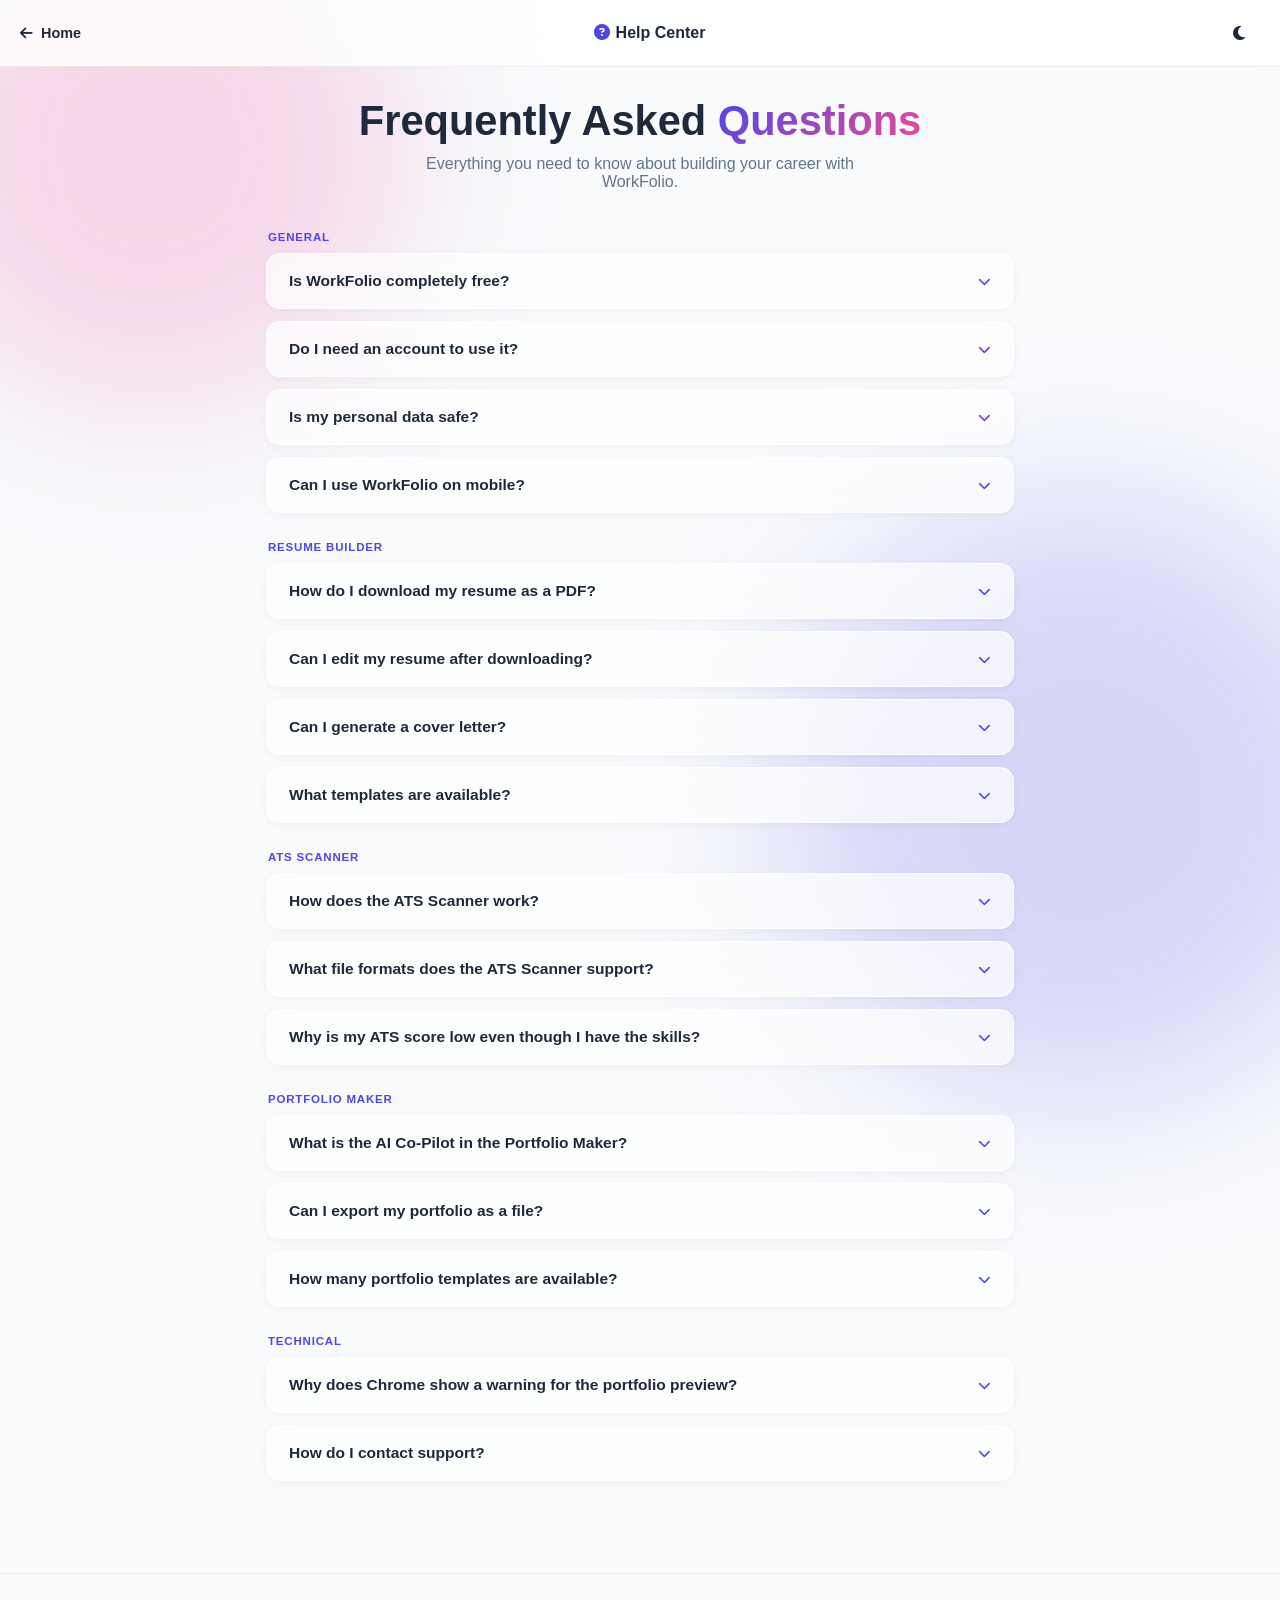
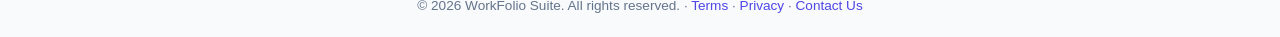
<file: faq.html>
<!DOCTYPE html>
<html lang="en">
<head>
    <meta charset="UTF-8">
    <meta http-equiv="Content-Security-Policy" content="default-src 'self'; script-src 'self' 'unsafe-inline' https://cdnjs.cloudflare.com https://cdn.jsdelivr.net https://cdn.tailwindcss.com https://www.googletagmanager.com https://plausible.io https://analytics.umami.is; style-src 'self' 'unsafe-inline' https://cdnjs.cloudflare.com https://fonts.googleapis.com https://fonts.gstatic.com; font-src 'self' data: https://cdnjs.cloudflare.com https://fonts.gstatic.com; connect-src 'self' https://*.supabase.co https://api.web3forms.com https://fonts.googleapis.com https://fonts.gstatic.com; img-src 'self' data: blob: https:; frame-src 'self' blob:; object-src 'none';">
    <meta name="viewport" content="width=device-width, initial-scale=1.0, maximum-scale=1.0">
    <title>FAQ | WorkFolio</title>
    <meta name="description" content="Frequently asked questions about WorkFolio — resume builder, portfolio maker, and ATS scanner.">
    <link rel="icon" type="image/png" href="1775117704121_logo.png">
    <link rel="stylesheet" href="style.css">
    <link rel="stylesheet" href="https://cdnjs.cloudflare.com/ajax/libs/font-awesome/6.4.0/css/all.min.css">
    <style>
        /* Page specific */
        .faq-page-wrap {
            max-width: 780px;
            margin: 0 auto;
            padding: 30px 16px 80px;
        }
        .faq-page-hero {
            text-align: center;
            margin-bottom: 40px;
        }
        .faq-page-hero h1 {
            font-size: clamp(1.8rem, 5vw, 2.6rem);
            font-weight: 900;
            color: var(--text-dark);
            margin-bottom: 10px;
        }
        .faq-page-hero p {
            color: var(--text-light);
            font-size: 1rem;
            max-width: 500px;
            margin: 0 auto;
        }
        details {
            background: rgba(255,255,255,0.7);
            backdrop-filter: blur(10px);
            margin-bottom: 12px;
            border-radius: 14px;
            border: 1px solid rgba(255,255,255,0.8);
            box-shadow: 0 2px 8px rgba(0,0,0,0.04);
            overflow: hidden;
            transition: all 0.3s ease;
        }
        details:hover { box-shadow: 0 6px 20px rgba(79,70,229,0.08); }
        details[open] { border-color: var(--primary); box-shadow: 0 8px 24px rgba(79,70,229,0.1); }
        summary {
            padding: 18px 22px;
            cursor: pointer;
            font-weight: 700;
            color: var(--text-dark);
            list-style: none;
            display: flex;
            justify-content: space-between;
            align-items: center;
            font-size: 0.97rem;
            gap: 12px;
        }
        summary::-webkit-details-marker { display: none; }
        summary::after {
            content: '\f078';
            font-family: "Font Awesome 6 Free";
            font-weight: 900;
            font-size: 0.8rem;
            color: var(--primary);
            flex-shrink: 0;
            transition: transform 0.3s;
        }
        details[open] summary::after { transform: rotate(180deg); }
        .faq-answer {
            padding: 0 22px 20px;
            color: var(--text-light);
            line-height: 1.7;
            font-size: 0.92rem;
            border-top: 1px solid rgba(0,0,0,0.05);
            padding-top: 14px;
        }
        /* Dark mode overrides */
        [data-theme="dark"] details {
            background: rgba(30,41,59,0.7) !important;
            border-color: rgba(255,255,255,0.08) !important;
        }
        [data-theme="dark"] details[open] { border-color: var(--primary) !important; }
        [data-theme="dark"] summary { color: #f1f5f9 !important; }
        [data-theme="dark"] .faq-answer { color: #94a3b8 !important; border-top-color: rgba(255,255,255,0.07) !important; }
        [data-theme="dark"] .faq-page-hero h1 { color: #f1f5f9 !important; }

        /* Nav dark mode toggle inline */
        .top-nav {
            position: sticky; top: 0; z-index: 900;
            background: rgba(255,255,255,0.85);
            backdrop-filter: blur(16px);
            -webkit-backdrop-filter: blur(16px);
            border-bottom: 1px solid rgba(0,0,0,0.07);
            padding: 12px 20px;
            display: flex; align-items: center; justify-content: space-between;
        }
        [data-theme="dark"] .top-nav {
            background: rgba(15,23,42,0.9) !important;
            border-bottom-color: rgba(255,255,255,0.07) !important;
        }
        .top-nav .back-btn {
            display: flex; align-items: center; gap: 8px;
            font-weight: 700; font-size: 0.9rem; color: var(--text-dark);
            text-decoration: none; transition: 0.2s;
        }
        .top-nav .back-btn:hover { color: var(--primary); }
        [data-theme="dark"] .top-nav .back-btn { color: #f1f5f9; }
        .top-nav .page-title { font-weight: 800; font-size: 1rem; color: var(--text-dark); }
        [data-theme="dark"] .top-nav .page-title { color: #f1f5f9; }
        .theme-toggle { background:none; border:none; cursor:pointer; font-size:1.1rem; color:var(--text-dark); min-width:40px; min-height:40px; display:flex; align-items:center; justify-content:center; border-radius:10px; transition:0.2s; }
        .theme-toggle:hover { background:rgba(79,70,229,0.1); color:var(--primary); }
        [data-theme="dark"] .theme-toggle { color: #f1f5f9; }

        /* Category badges */
        .faq-category {
            font-size: 0.72rem; font-weight: 800; text-transform: uppercase;
            letter-spacing: 0.07em; color: var(--primary);
            margin: 28px 0 10px; padding-left: 2px;
        }
    </style>
</head>
<body>

    <div class="bg-orb orb-1"></div>
    <div class="bg-orb orb-2"></div>

    <!-- Top Nav -->
    <nav class="top-nav">
        <a href="index.html" class="back-btn">
            <i class="fas fa-arrow-left"></i> Home
        </a>
        <div class="page-title"><i class="fas fa-question-circle" style="color:var(--primary); margin-right:6px;"></i>Help Center</div>
        <button class="theme-toggle" onclick="toggleTheme()" title="Toggle dark mode">
            <i class="fas fa-moon" id="themeIcon"></i>
        </button>
    </nav>

    <div class="faq-page-wrap">
        <div class="faq-page-hero">
            <h1>Frequently Asked <span class="text-gradient">Questions</span></h1>
            <p>Everything you need to know about building your career with WorkFolio.</p>
        </div>

        <!-- GENERAL -->
        <div class="faq-category">General</div>

        <details>
            <summary>Is WorkFolio completely free?</summary>
            <div class="faq-answer">Yes! WorkFolio is 100% free. You can create unlimited resumes, build portfolios, and use the ATS scanner without any hidden charges, subscriptions, or ads.</div>
        </details>

        <details>
            <summary>Do I need an account to use it?</summary>
            <div class="faq-answer">You can explore the homepage as a guest. However, creating a free account is required to access the Resume Builder, Portfolio Maker, and ATS Scanner — this ensures your work is saved and accessible.</div>
        </details>

        <details>
            <summary>Is my personal data safe?</summary>
            <div class="faq-answer">Your data is stored locally in your browser using localStorage. It never leaves your device and is never shared with advertisers. Passwords are hashed with SHA-256 before storage.</div>
        </details>

        <details>
            <summary>Can I use WorkFolio on mobile?</summary>
            <div class="faq-answer">Absolutely. WorkFolio is fully responsive and works on all screen sizes — phone, tablet, and desktop. The Resume Builder and Portfolio Maker both adapt to mobile layouts automatically.</div>
        </details>

        <!-- RESUME BUILDER -->
        <div class="faq-category">Resume Builder</div>

        <details>
            <summary>How do I download my resume as a PDF?</summary>
            <div class="faq-answer">In the Resume Editor, click the "Download PDF" button in the top bar. The resume is captured as a high-resolution PDF. On mobile, use the Download PDF button in the top toolbar.</div>
        </details>

        <details>
            <summary>Can I edit my resume after downloading?</summary>
            <div class="faq-answer">Yes. Simply open the Resume Builder again — your data is autosaved. Make your changes and download a fresh PDF. You can create multiple resume versions for different job applications.</div>
        </details>

        <details>
            <summary>Can I generate a cover letter?</summary>
            <div class="faq-answer">Yes! The Resume Builder has a "Cover Letter" tab. Enter the company name, target role, and optionally paste the job description — the AI generator will write a tailored, professional cover letter for you.</div>
        </details>

        <details>
            <summary>What templates are available?</summary>
            <div class="faq-answer">There are 30+ resume templates ranging from classic executive formats to modern split-column, dark-sidebar, creative, and minimalist designs. You can switch templates at any time without losing your data.</div>
        </details>

        <!-- ATS SCANNER -->
        <div class="faq-category">ATS Scanner</div>

        <details>
            <summary>How does the ATS Scanner work?</summary>
            <div class="faq-answer">Upload your resume (PDF, DOCX, or TXT) and paste a job description. The scanner uses keyword extraction with synonym mapping to calculate a match score, identifies missing skills, generates interview questions, and gives improvement tips.</div>
        </details>

        <details>
            <summary>What file formats does the ATS Scanner support?</summary>
            <div class="faq-answer">The scanner accepts PDF (parsed via PDF.js), DOCX (via Mammoth.js), and plain TXT files. You can also drag and drop your file directly onto the upload area.</div>
        </details>

        <details>
            <summary>Why is my ATS score low even though I have the skills?</summary>
            <div class="faq-answer">ATS systems match exact keywords. If the job says "JavaScript" and your resume says "JS", it may not match. The scanner includes a synonym map, but it's always best to use the exact terms from the job description in your resume.</div>
        </details>

        <!-- PORTFOLIO MAKER -->
        <div class="faq-category">Portfolio Maker</div>

        <details>
            <summary>What is the AI Co-Pilot in the Portfolio Maker?</summary>
            <div class="faq-answer">The AI Co-Pilot is a natural language command interface inside the editor. Type commands like "switch to dark mode", "make it brutalist", "add a project", "change font to Roboto", or "import my resume" — and the portfolio updates instantly.</div>
        </details>

        <details>
            <summary>Can I export my portfolio as a file?</summary>
            <div class="faq-answer">Yes. Use the "Export" button in the Portfolio Studio to download a complete self-contained HTML file. You can host it on GitHub Pages, Netlify, or any web host for free.</div>
        </details>

        <details>
            <summary>How many portfolio templates are available?</summary>
            <div class="faq-answer">There are 30 distinct portfolio layouts: Bento Grid, Minimalist, Neo-Brutalism, Terminal/Hacker, Glassmorphism, Cyberpunk Neon, Corporate Pro, Split Screen, Marvel/Comic, and many more.</div>
        </details>

        <!-- TECHNICAL -->
        <div class="faq-category">Technical</div>

        <details>
            <summary>Why does Chrome show a warning for the portfolio preview?</summary>
            <div class="faq-answer">This was a known issue in earlier versions where the preview iframe used a preview.workfolio.app URL. It has been fixed in the latest version — the preview now uses a workfolio.app preview URL which Chrome recognises as safe.</div>
        </details>

        <details>
            <summary>How do I contact support?</summary>
            <div class="faq-answer">Visit the Contact page from the homepage. Fill in your name, email, and message — it gets sent directly to our team via email. We typically respond within 24 hours.</div>
        </details>
    </div>

    <footer style="text-align:center; padding:24px; color:var(--text-light); font-size:0.85rem; border-top:1px solid rgba(0,0,0,0.06);">
        <p>&copy; 2026 WorkFolio Suite. All rights reserved. · <a href="terms.html" style="color:var(--primary);text-decoration:none;">Terms</a> · <a href="privacy.html" style="color:var(--primary);text-decoration:none;">Privacy</a> · <a href="contact.html" style="color:var(--primary); text-decoration:none;">Contact Us</a></p>
    </footer>

    <script>
        // Dark mode restore + toggle
        (function() {
            const saved = localStorage.getItem('wf_theme') ||
                (window.matchMedia('(prefers-color-scheme: dark)').matches ? 'dark' : 'light');
            document.documentElement.setAttribute('data-theme', saved);
            const icon = document.getElementById('themeIcon');
            if (icon) icon.className = saved === 'dark' ? 'fas fa-sun' : 'fas fa-moon';
        })();
        function toggleTheme() {
            const isDark = document.documentElement.getAttribute('data-theme') === 'dark';
            document.documentElement.setAttribute('data-theme', isDark ? 'light' : 'dark');
            document.getElementById('themeIcon').className = isDark ? 'fas fa-moon' : 'fas fa-sun';
            localStorage.setItem('wf_theme', isDark ? 'light' : 'dark');
        }
    </script>
</body>
</html>
</file>
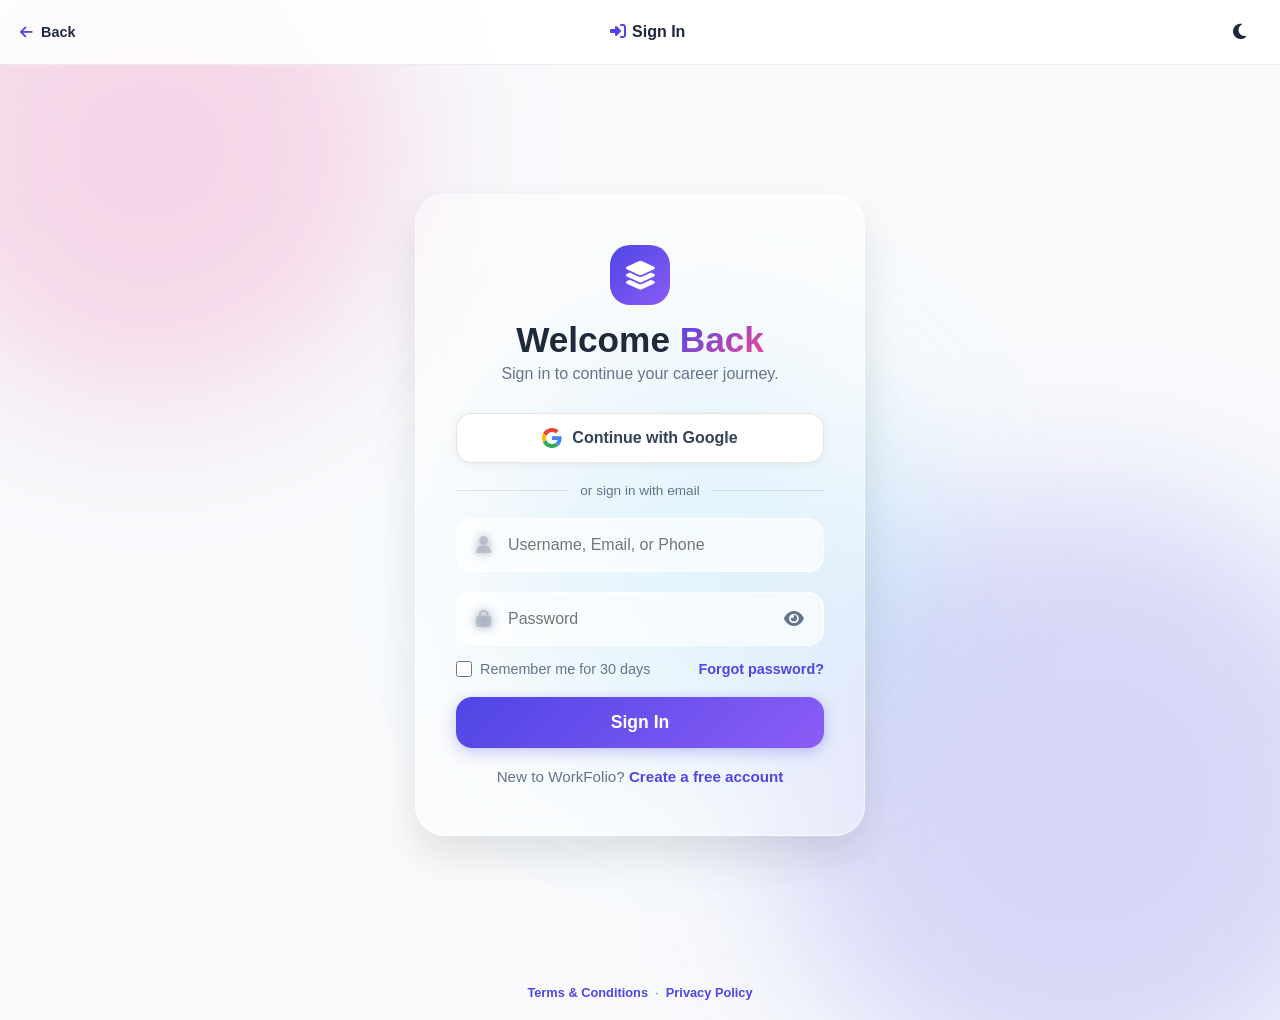
<file: login.html>
<!DOCTYPE html>
<html lang="en" id="htmlRoot">
<head>
    <meta charset="UTF-8">
    <meta http-equiv="Content-Security-Policy" content="default-src 'self'; script-src 'self' 'unsafe-inline' https://cdnjs.cloudflare.com https://cdn.jsdelivr.net https://cdn.tailwindcss.com https://www.googletagmanager.com https://plausible.io https://analytics.umami.is; style-src 'self' 'unsafe-inline' https://cdnjs.cloudflare.com https://fonts.googleapis.com https://fonts.gstatic.com; font-src 'self' data: https://cdnjs.cloudflare.com https://fonts.gstatic.com; connect-src 'self' https://*.supabase.co https://api.web3forms.com https://fonts.googleapis.com https://fonts.gstatic.com; img-src 'self' data: blob: https:; frame-src 'self' blob:; object-src 'none';">
    <meta name="viewport" content="width=device-width, initial-scale=1.0">
    <title>Sign In | WorkFolio</title>
    <meta name="description" content="Sign in to your WorkFolio account to access your resumes and portfolio.">
    <link rel="icon" type="image/png" href="1775117704121_logo.png">
    <link rel="stylesheet" href="style.css">
    <link rel="stylesheet" href="https://cdnjs.cloudflare.com/ajax/libs/font-awesome/6.4.0/css/all.min.css">
    <script src="auth.js"></script>
    <style>
        .auth-extra-links { display:flex; justify-content:space-between; align-items:center; margin:-5px 0 20px; }
        .remember-label { display:flex; align-items:center; gap:8px; font-size:0.9rem; color:var(--text-light); cursor:pointer; }
        .remember-label input[type="checkbox"] { width:16px; height:16px; accent-color:var(--primary); cursor:pointer; }
        .forgot-link { font-size:0.9rem; color:var(--primary); font-weight:600; text-decoration:none; }
        .forgot-link:hover { text-decoration:underline; }
        .error-box { background:#fee2e2; border:1px solid #fca5a5; color:#991b1b; border-radius:12px;
                     padding:12px 16px; font-size:0.9rem; margin-bottom:15px; display:none; font-weight:600; }
        .divider { display:flex; align-items:center; gap:12px; margin:20px 0; }
        .divider::before, .divider::after { content:''; flex:1; height:1px; background:rgba(0,0,0,0.1); }
        .divider span { font-size:0.85rem; color:var(--text-light); white-space:nowrap; }
        .btn-google {
            width:100%; padding:14px; border-radius:16px; border:1.5px solid rgba(0,0,0,0.1);
            background:white; color:#334155; font-size:1rem; font-weight:600; cursor:pointer;
            display:flex; align-items:center; justify-content:center; gap:10px;
            transition:all 0.3s; box-shadow:0 2px 8px rgba(0,0,0,0.06);
        }
        .btn-google:hover { box-shadow:0 4px 15px rgba(0,0,0,0.12); transform:translateY(-1px); }
        .btn-google img { width:20px; height:20px; }
        #loginBtn { width:100%; border:none; padding:15px; border-radius:16px; font-size:1.1rem; cursor:pointer; }
        .strength-meter { margin-top:-10px; margin-bottom:10px; }
        .strength-bar { height:4px; border-radius:2px; background:#e2e8f0; overflow:hidden; }
        .strength-fill { height:100%; border-radius:2px; transition:width 0.3s, background 0.3s; width:0; }
    </style>

    <script>
    // Universal dark mode restore — runs on every page
    (function() {
        const saved = localStorage.getItem('wf_theme') ||
            (window.matchMedia('(prefers-color-scheme: dark)').matches ? 'dark' : 'light');
        document.documentElement.setAttribute('data-theme', saved);
        const icon = document.getElementById('themeIcon');
        if (icon) icon.className = saved === 'dark' ? 'fas fa-sun' : 'fas fa-moon';
    })();
    function toggleTheme() {
        const isDark = document.documentElement.getAttribute('data-theme') === 'dark';
        document.documentElement.setAttribute('data-theme', isDark ? 'light' : 'dark');
        const icon = document.getElementById('themeIcon');
        if (icon) icon.className = isDark ? 'fas fa-moon' : 'fas fa-sun';
        localStorage.setItem('wf_theme', isDark ? 'light' : 'dark');
    }
    function openMenu() {
        document.getElementById('navMenu')?.classList.add('active');
        document.getElementById('navOverlay')?.classList.add('active');
        document.body.classList.add('menu-open');
    }
    function closeMenu() {
        document.getElementById('navMenu')?.classList.remove('active');
        document.getElementById('navOverlay')?.classList.remove('active');
        document.body.classList.remove('menu-open');
    }
    window.toggleMenu = function() {
        const menu = document.getElementById('navMenu');
        if (menu?.classList.contains('active')) closeMenu(); else openMenu();
    };
    document.addEventListener('keydown', e => { if (e.key === 'Escape') closeMenu(); });
    </script>

    <style>
    [data-theme="dark"] .auth-box { background:rgba(15,23,42,0.92)!important;border-color:rgba(255,255,255,0.08)!important; }
    [data-theme="dark"] .auth-header h2 { color:#f1f5f9!important; }
    [data-theme="dark"] .auth-header p { color:#94a3b8!important; }
    [data-theme="dark"] .input-group input { background:rgba(30,41,59,0.8)!important;color:#f1f5f9!important;border-color:rgba(255,255,255,0.15)!important; }
    [data-theme="dark"] .toggle-text { color:#94a3b8!important; }
    [data-theme="dark"] .toggle-text span { color:var(--primary)!important; }
    [data-theme="dark"] .forgot-link { color:var(--primary)!important; }
    [data-theme="dark"] .remember-label { color:#94a3b8!important; }
    [data-theme="dark"] .error-box { background:#450a0a!important;border-color:#991b1b!important;color:#fca5a5!important; }
    [data-theme="dark"] .divider::before, [data-theme="dark"] .divider::after { background:rgba(255,255,255,0.12)!important; }
    [data-theme="dark"] .divider span { color:#64748b!important; }
    [data-theme="dark"] #navTitleLogin { color:#f1f5f9!important; }
    </style>
    <script>
    (function(){
        const s=localStorage.getItem('wf_theme')||(window.matchMedia('(prefers-color-scheme: dark)').matches?'dark':'light');
        document.documentElement.setAttribute('data-theme',s);
        const ic=document.getElementById('themeIconP');
        if(ic)ic.className=s==='dark'?'fas fa-sun':'fas fa-moon';
    })();
    function toggleThemePage(){
        const d=document.documentElement.getAttribute('data-theme')==='dark';
        document.documentElement.setAttribute('data-theme',d?'light':'dark');
        const ic=document.getElementById('themeIconP');
        if(ic)ic.className=d?'fas fa-moon':'fas fa-sun';
        localStorage.setItem('wf_theme',d?'light':'dark');
    }
    </script>
</head>
<body>
    <div class="bg-orb orb-1"></div>
    <div class="bg-orb orb-2"></div>
    <div class="bg-orb orb-3"></div>

        <nav style="position:sticky;top:0;z-index:900;background:rgba(255,255,255,.88);backdrop-filter:blur(16px);border-bottom:1px solid rgba(0,0,0,.07);padding:12px 20px;display:flex;align-items:center;justify-content:space-between;">
        <a href="index.html" style="display:flex;align-items:center;gap:8px;font-weight:700;font-size:.9rem;color:var(--text-dark);text-decoration:none;"><i class="fas fa-arrow-left" style="color:var(--primary);"></i> Back</a>
        <div style="font-weight:800;font-size:1rem;color:var(--text-dark);" id="navTitleLogin"><i class="fas fa-sign-in-alt" style="color:var(--primary);margin-right:6px;"></i>Sign In</div>
        <button onclick="toggleThemePage()" style="background:none;border:none;cursor:pointer;font-size:1.1rem;color:var(--text-dark);min-width:40px;min-height:40px;display:flex;align-items:center;justify-content:center;border-radius:10px;" title="Toggle dark mode">
            <i class="fas fa-moon" id="themeIconP"></i>
        </button>
    </nav>

    <div class="auth-wrapper">
        <div class="glass-panel auth-box">

            <div class="auth-header">
                <div style="width:60px;height:60px;background:linear-gradient(135deg,var(--primary),#8b5cf6);border-radius:20px;display:flex;align-items:center;justify-content:center;margin:0 auto 15px;font-size:1.8rem;color:white;">
                    <i class="fas fa-layer-group"></i>
                </div>
                <h2>Welcome <span class="text-gradient">Back</span></h2>
                <p style="color:var(--text-light);">Sign in to continue your career journey.</p>
            </div>

            <!-- Error Box -->
            <div class="error-box" id="loginError"></div>

            <!-- Google Sign-In -->
            <button class="btn-google" onclick="signInWithGoogle()" type="button">
                <svg width="20" height="20" viewBox="0 0 48 48"><path fill="#EA4335" d="M24 9.5c3.54 0 6.71 1.22 9.21 3.6l6.85-6.85C35.9 2.38 30.47 0 24 0 14.62 0 6.51 5.38 2.56 13.22l7.98 6.19C12.43 13.72 17.74 9.5 24 9.5z"/><path fill="#4285F4" d="M46.98 24.55c0-1.57-.15-3.09-.38-4.55H24v9.02h12.94c-.58 2.96-2.26 5.48-4.78 7.18l7.73 6c4.51-4.18 7.09-10.36 7.09-17.65z"/><path fill="#FBBC05" d="M10.53 28.59c-.48-1.45-.76-2.99-.76-4.59s.27-3.14.76-4.59l-7.98-6.19C.92 16.46 0 20.12 0 24c0 3.88.92 7.54 2.56 10.78l7.97-6.19z"/><path fill="#34A853" d="M24 48c6.48 0 11.93-2.13 15.89-5.81l-7.73-6c-2.18 1.48-4.97 2.35-8.16 2.35-6.26 0-11.57-4.22-13.47-9.91l-7.98 6.19C6.51 42.62 14.62 48 24 48z"/></svg>
                Continue with Google
            </button>

            <div class="divider"><span>or sign in with email</span></div>

            <form id="loginForm" onsubmit="processLogin(event)">
                <div class="input-group">
                    <i class="fas fa-user"></i>
                    <input type="text" id="loginId" placeholder="Username, Email, or Phone" required autocomplete="username">
                </div>
                <div class="input-group">
                    <i class="fas fa-lock"></i>
                    <input type="password" id="loginPassword" placeholder="Password" required autocomplete="current-password">
                    <i class="fas fa-eye" id="toggleEye" onclick="togglePasswordVisibility()" style="position:absolute;right:20px;left:auto;z-index:10;cursor:pointer;color:var(--text-light);"></i>
                </div>

                <!-- Remember Me + Forgot Password -->
                <div class="auth-extra-links">
                    <label class="remember-label">
                        <input type="checkbox" id="rememberMe"> Remember me for 30 days
                    </label>
                    <a href="#" class="forgot-link" onclick="handleForgotPassword(event)">Forgot password?</a>
                </div>

                <button type="submit" id="loginBtn" class="btn-gradient">Sign In</button>
            </form>

            <div class="toggle-text" style="margin-top:20px;">
                New to WorkFolio? <span onclick="window.location.href='register.html'" style="color:var(--primary);font-weight:800;cursor:pointer;">Create a free account</span>
            </div>
        </div>
    </div>

    <script>
        function handleForgotPassword(e) {
            e.preventDefault();
            const id = document.getElementById('loginId').value.trim();
            if (!id) {
                alert('Enter your username or email above first, then click Forgot Password.');
                return;
            }
            let users = JSON.parse(localStorage.getItem('workfolio_users') || '[]');
            const found = users.find(u => u.username === id || u.contact === id);
            if (found) {
                alert('✅ Account found! Since this is a local-storage demo, your password cannot be emailed.\n\nTip: Create a new account with a new username, or contact support@workfolio.com for help.');
            } else {
                alert('❌ No account found with that username or contact.');
            }
        }

        // Redirect if already logged in
        window.addEventListener('load', () => {
            const session = JSON.parse(sessionStorage.getItem('workfolio_session'));
            if (session) {
                const redirect = sessionStorage.getItem('wf_redirect_after_login') || 'index.html';
                sessionStorage.removeItem('wf_redirect_after_login');
                window.location.href = redirect;
            }
        });
    </script>

    <div style="text-align:center;padding:20px;font-size:0.8rem;color:var(--text-light);">
        <a href="terms.html" style="color:var(--primary);text-decoration:none;font-weight:600;">Terms & Conditions</a> &nbsp;·&nbsp; <a href="privacy.html" style="color:var(--primary);text-decoration:none;font-weight:600;">Privacy Policy</a>
    </div>
</body>
</html>
</file>
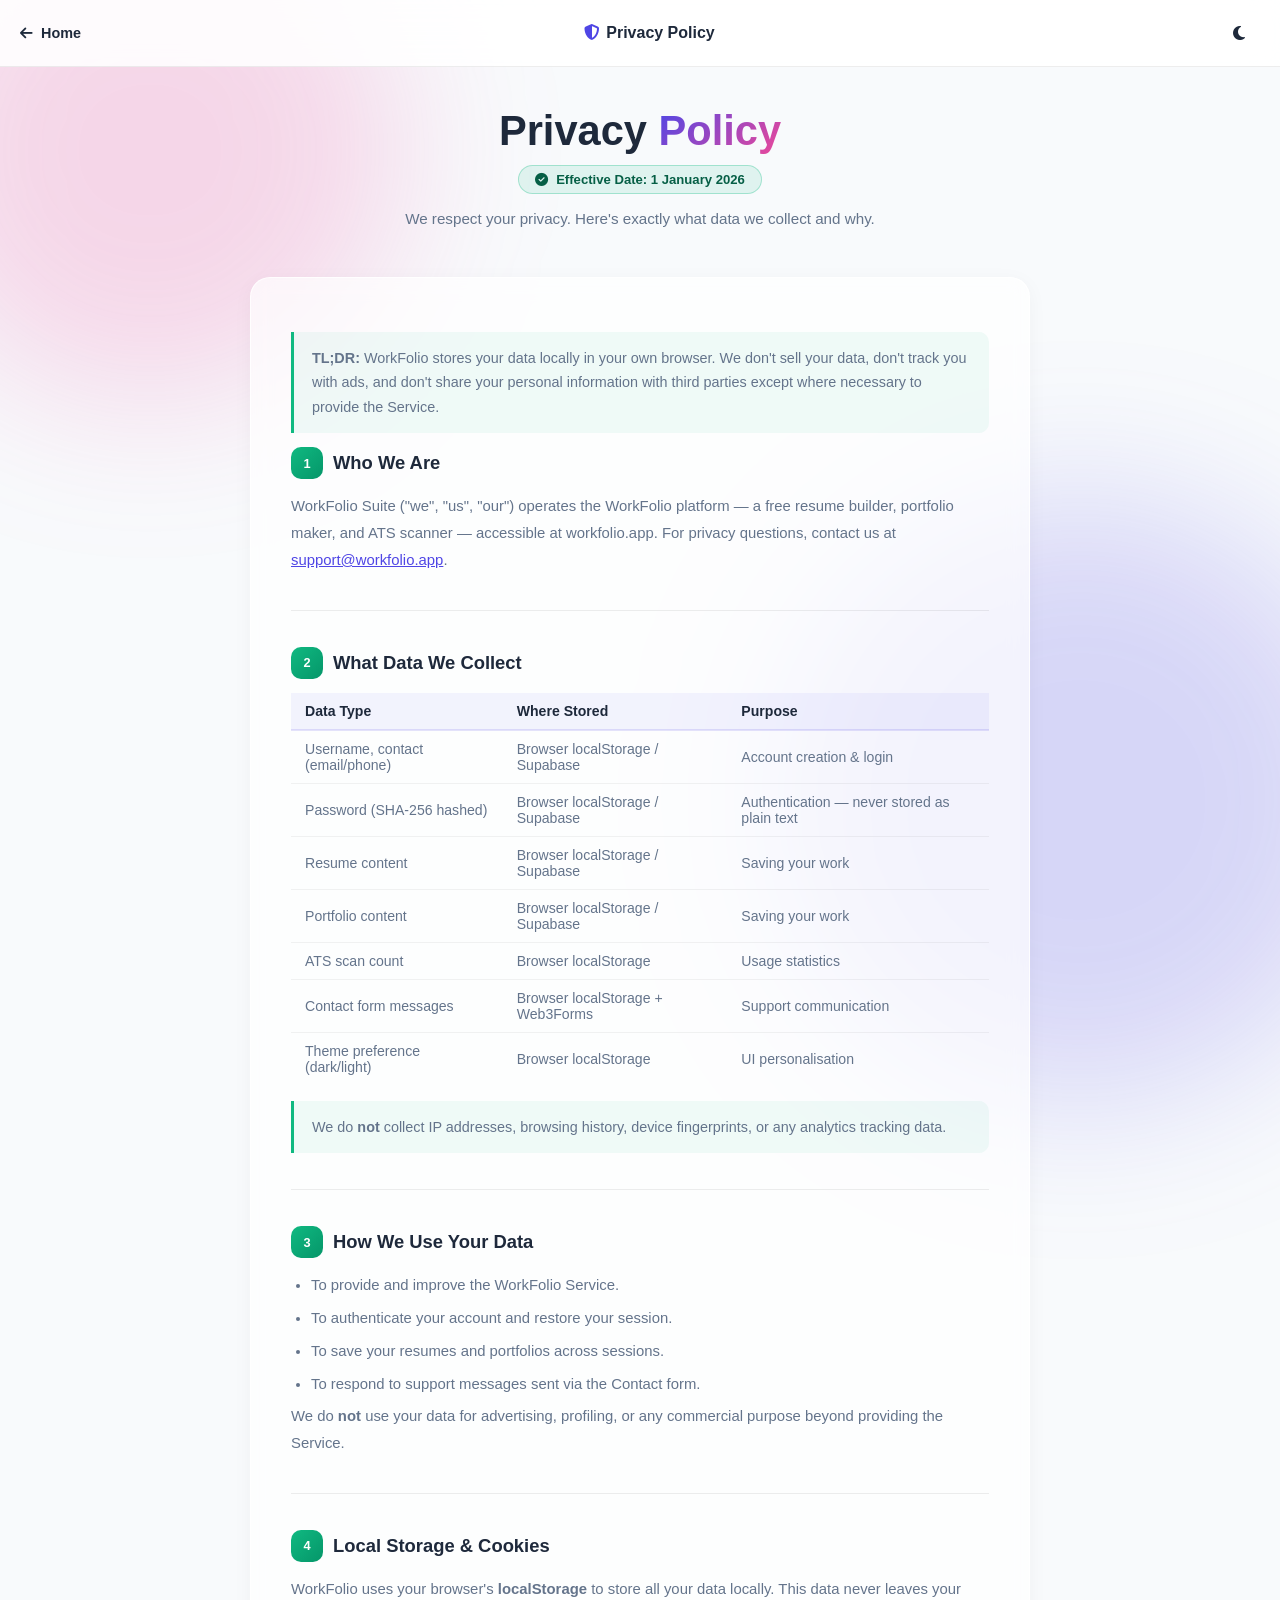
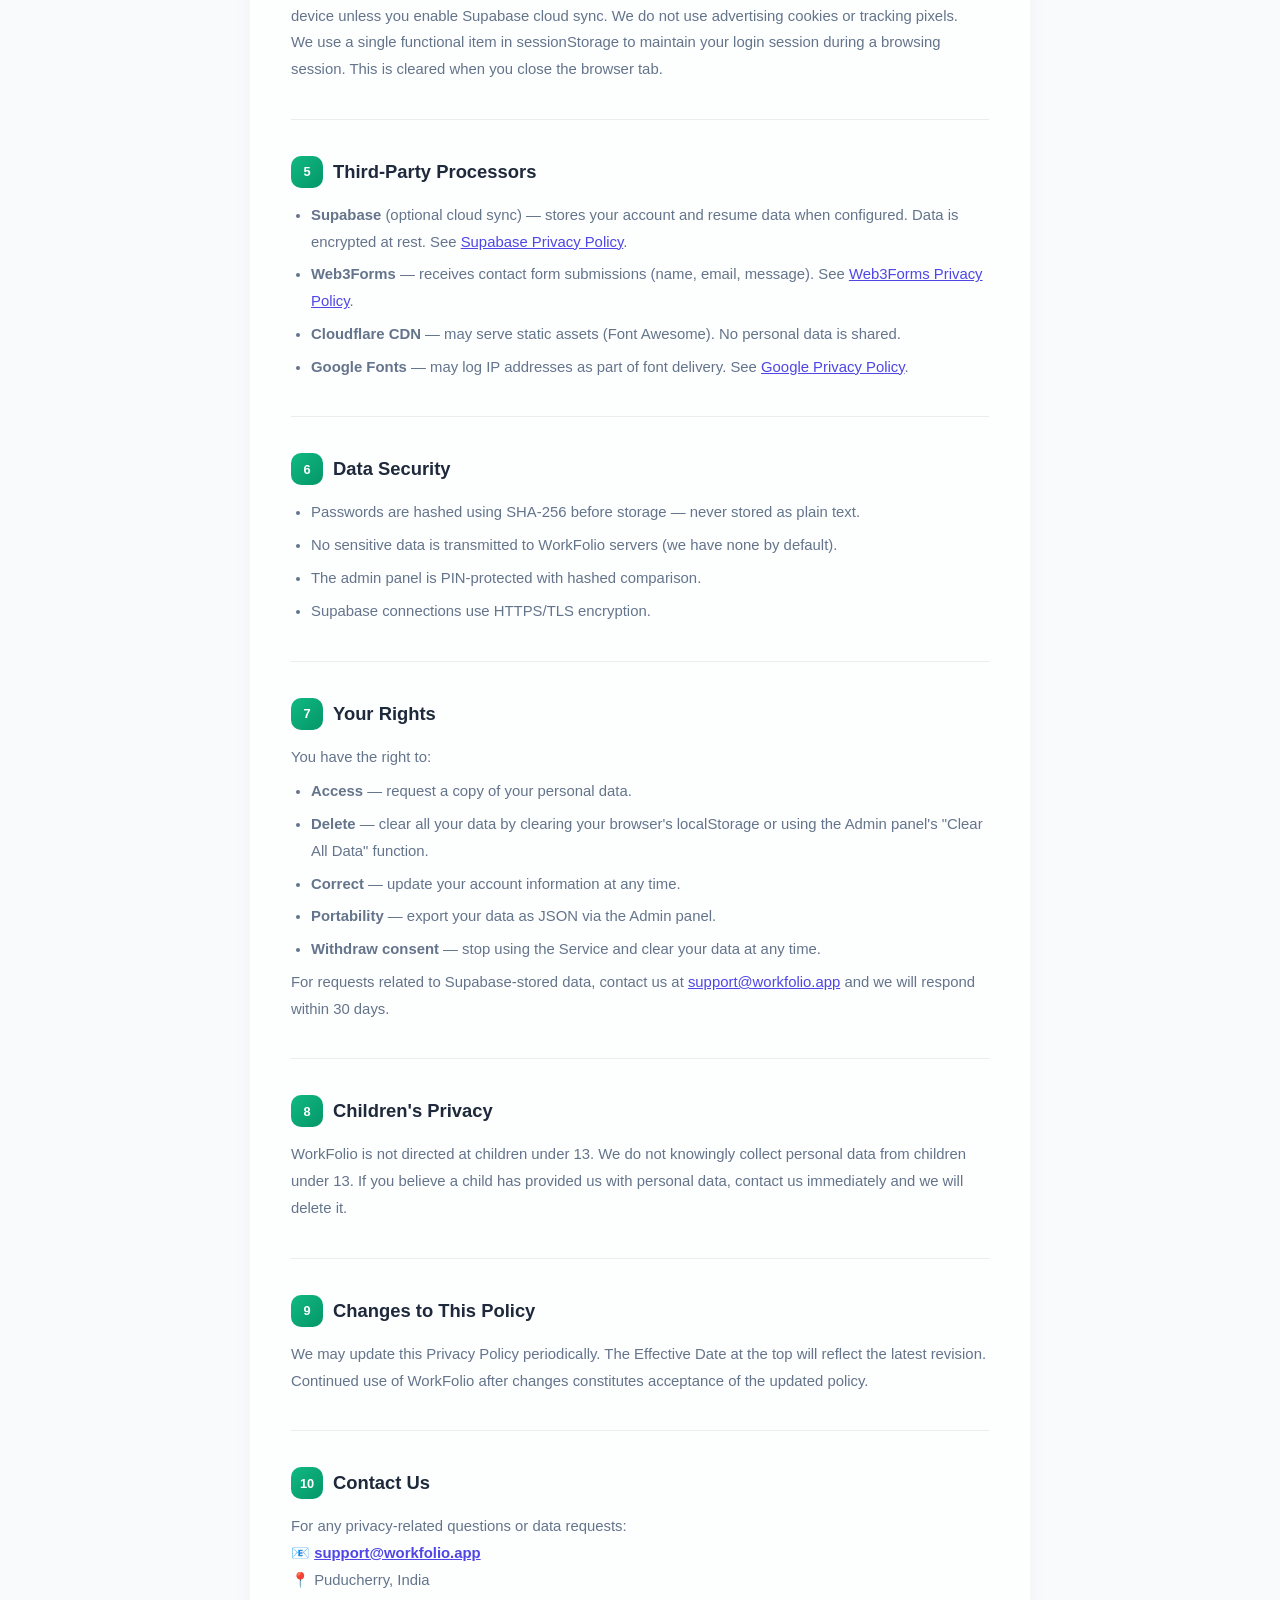
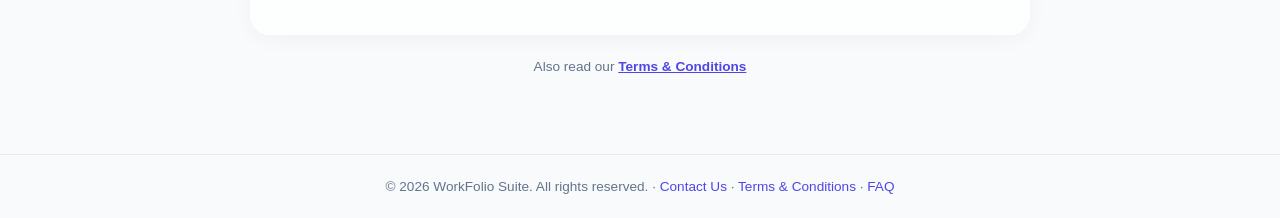
<file: privacy.html>
<!DOCTYPE html>
<html lang="en">
<head>
    <meta charset="UTF-8">
    <meta http-equiv="Content-Security-Policy" content="default-src 'self'; script-src 'self' 'unsafe-inline' https://cdnjs.cloudflare.com https://cdn.jsdelivr.net https://cdn.tailwindcss.com https://www.googletagmanager.com https://plausible.io https://analytics.umami.is; style-src 'self' 'unsafe-inline' https://cdnjs.cloudflare.com https://fonts.googleapis.com https://fonts.gstatic.com; font-src 'self' data: https://cdnjs.cloudflare.com https://fonts.gstatic.com; connect-src 'self' https://*.supabase.co https://api.web3forms.com https://fonts.googleapis.com https://fonts.gstatic.com; img-src 'self' data: blob: https:; frame-src 'self' blob:; object-src 'none';">
    <meta name="viewport" content="width=device-width, initial-scale=1.0, maximum-scale=1.0">
    <title>Privacy Policy | WorkFolio</title>
    <meta name="description" content="WorkFolio's Privacy Policy — how we handle your data, what we store, and your rights.">
    <link rel="icon" type="image/png" href="1775117704121_logo.png">
    <link rel="stylesheet" href="style.css">
    <link rel="stylesheet" href="https://cdnjs.cloudflare.com/ajax/libs/font-awesome/6.4.0/css/all.min.css">
    <style>
        .top-nav { position:sticky;top:0;z-index:900;background:rgba(255,255,255,0.88);backdrop-filter:blur(16px);-webkit-backdrop-filter:blur(16px);border-bottom:1px solid rgba(0,0,0,0.07);padding:12px 20px;display:flex;align-items:center;justify-content:space-between; }
        [data-theme="dark"] .top-nav { background:rgba(15,23,42,0.92)!important;border-bottom-color:rgba(255,255,255,0.07)!important; }
        .back-btn { display:flex;align-items:center;gap:8px;font-weight:700;font-size:0.9rem;color:var(--text-dark);text-decoration:none;transition:0.2s; }
        .back-btn:hover { color:var(--primary); }
        [data-theme="dark"] .back-btn { color:#f1f5f9; }
        .page-title { font-weight:800;font-size:1rem;color:var(--text-dark); }
        [data-theme="dark"] .page-title { color:#f1f5f9; }
        .theme-toggle { background:none;border:none;cursor:pointer;font-size:1.1rem;color:var(--text-dark);min-width:40px;min-height:40px;display:flex;align-items:center;justify-content:center;border-radius:10px;transition:0.2s; }
        .theme-toggle:hover { background:rgba(79,70,229,0.1);color:var(--primary); }
        [data-theme="dark"] .theme-toggle { color:#f1f5f9; }

        .legal-wrap { max-width:820px;margin:0 auto;padding:40px 20px 80px; }
        .legal-hero { text-align:center;margin-bottom:50px; }
        .legal-hero h1 { font-size:clamp(1.8rem,5vw,2.6rem);font-weight:900;color:var(--text-dark);margin-bottom:10px; }
        .legal-hero p { color:var(--text-light);font-size:0.95rem; }
        [data-theme="dark"] .legal-hero h1 { color:#f1f5f9; }

        .legal-card { background:rgba(255,255,255,0.7);backdrop-filter:blur(10px);border-radius:20px;border:1px solid rgba(255,255,255,0.8);box-shadow:0 4px 20px rgba(0,0,0,0.04);padding:40px;margin-bottom:20px; }
        [data-theme="dark"] .legal-card { background:rgba(30,41,59,0.7)!important;border-color:rgba(255,255,255,0.08)!important; }

        .legal-section { margin-bottom:36px; }
        .legal-section:last-child { margin-bottom:0; }
        .section-num { display:inline-flex;align-items:center;justify-content:center;width:32px;height:32px;border-radius:10px;background:linear-gradient(135deg,#10b981,#059669);color:white;font-size:0.8rem;font-weight:800;margin-right:10px;flex-shrink:0; }
        .section-header { display:flex;align-items:center;margin-bottom:14px; }
        .section-header h2 { font-size:1.15rem;font-weight:800;color:var(--text-dark);margin:0; }
        [data-theme="dark"] .section-header h2 { color:#f1f5f9; }
        .legal-section p, .legal-section li { color:var(--text-light);font-size:0.93rem;line-height:1.8; }
        [data-theme="dark"] .legal-section p,[data-theme="dark"] .legal-section li { color:#94a3b8; }
        .legal-section ul { padding-left:20px;margin-top:8px; }
        .legal-section ul li { margin-bottom:6px; }

        .highlight-box { background:rgba(16,185,129,0.06);border-left:3px solid #10b981;border-radius:0 10px 10px 0;padding:14px 18px;margin:14px 0;color:var(--text-light);font-size:0.9rem;line-height:1.7; }
        [data-theme="dark"] .highlight-box { background:rgba(16,185,129,0.1);color:#94a3b8; }

        .data-table { width:100%;border-collapse:collapse;margin-top:12px;font-size:0.88rem; }
        .data-table th { background:rgba(79,70,229,0.06);color:var(--text-dark);font-weight:700;padding:10px 14px;text-align:left;border-bottom:2px solid rgba(79,70,229,0.15); }
        .data-table td { padding:10px 14px;border-bottom:1px solid rgba(0,0,0,0.05);color:var(--text-light); }
        .data-table tr:last-child td { border-bottom:none; }
        [data-theme="dark"] .data-table th { background:rgba(79,70,229,0.1);color:#f1f5f9;border-bottom-color:rgba(79,70,229,0.2); }
        [data-theme="dark"] .data-table td { color:#94a3b8;border-bottom-color:rgba(255,255,255,0.05); }

        .divider-line { border:none;border-top:1px solid rgba(0,0,0,0.07);margin:36px 0; }
        [data-theme="dark"] .divider-line { border-top-color:rgba(255,255,255,0.08); }

        .effective-badge { display:inline-flex;align-items:center;gap:8px;background:rgba(16,185,129,0.1);border:1px solid rgba(16,185,129,0.3);color:#065f46;border-radius:50px;padding:6px 16px;font-size:0.82rem;font-weight:700;margin-bottom:16px; }
        [data-theme="dark"] .effective-badge { background:rgba(16,185,129,0.15);color:#6ee7b7;border-color:rgba(16,185,129,0.3); }
    </style>
</head>
<body>
    <div class="bg-orb orb-1"></div>
    <div class="bg-orb orb-2"></div>

    <nav class="top-nav">
        <a href="index.html" class="back-btn"><i class="fas fa-arrow-left"></i> Home</a>
        <div class="page-title"><i class="fas fa-shield-alt" style="color:var(--primary);margin-right:6px;"></i>Privacy Policy</div>
        <button class="theme-toggle" onclick="toggleTheme()" title="Toggle dark mode">
            <i class="fas fa-moon" id="themeIcon"></i>
        </button>
    </nav>

    <div class="legal-wrap">
        <div class="legal-hero">
            <h1>Privacy <span class="text-gradient">Policy</span></h1>
            <div class="effective-badge"><i class="fas fa-check-circle"></i> Effective Date: 1 January 2026</div>
            <p>We respect your privacy. Here's exactly what data we collect and why.</p>
        </div>

        <div class="legal-card">

            <div class="highlight-box">
                <strong>TL;DR:</strong> WorkFolio stores your data locally in your own browser. We don't sell your data, don't track you with ads, and don't share your personal information with third parties except where necessary to provide the Service.
            </div>

            <!-- 1 -->
            <div class="legal-section">
                <div class="section-header"><span class="section-num">1</span><h2>Who We Are</h2></div>
                <p>WorkFolio Suite ("we", "us", "our") operates the WorkFolio platform — a free resume builder, portfolio maker, and ATS scanner — accessible at workfolio.app. For privacy questions, contact us at <a href="mailto:support@workfolio.app" style="color:var(--primary);">support@workfolio.app</a>.</p>
            </div>

            <hr class="divider-line">

            <!-- 2 -->
            <div class="legal-section">
                <div class="section-header"><span class="section-num">2</span><h2>What Data We Collect</h2></div>
                <table class="data-table">
                    <thead><tr><th>Data Type</th><th>Where Stored</th><th>Purpose</th></tr></thead>
                    <tbody>
                        <tr><td>Username, contact (email/phone)</td><td>Browser localStorage / Supabase</td><td>Account creation & login</td></tr>
                        <tr><td>Password (SHA-256 hashed)</td><td>Browser localStorage / Supabase</td><td>Authentication — never stored as plain text</td></tr>
                        <tr><td>Resume content</td><td>Browser localStorage / Supabase</td><td>Saving your work</td></tr>
                        <tr><td>Portfolio content</td><td>Browser localStorage / Supabase</td><td>Saving your work</td></tr>
                        <tr><td>ATS scan count</td><td>Browser localStorage</td><td>Usage statistics</td></tr>
                        <tr><td>Contact form messages</td><td>Browser localStorage + Web3Forms</td><td>Support communication</td></tr>
                        <tr><td>Theme preference (dark/light)</td><td>Browser localStorage</td><td>UI personalisation</td></tr>
                    </tbody>
                </table>
                <div class="highlight-box" style="margin-top:16px;">We do <strong>not</strong> collect IP addresses, browsing history, device fingerprints, or any analytics tracking data.</div>
            </div>

            <hr class="divider-line">

            <!-- 3 -->
            <div class="legal-section">
                <div class="section-header"><span class="section-num">3</span><h2>How We Use Your Data</h2></div>
                <ul>
                    <li>To provide and improve the WorkFolio Service.</li>
                    <li>To authenticate your account and restore your session.</li>
                    <li>To save your resumes and portfolios across sessions.</li>
                    <li>To respond to support messages sent via the Contact form.</li>
                </ul>
                <p>We do <strong>not</strong> use your data for advertising, profiling, or any commercial purpose beyond providing the Service.</p>
            </div>

            <hr class="divider-line">

            <!-- 4 -->
            <div class="legal-section">
                <div class="section-header"><span class="section-num">4</span><h2>Local Storage & Cookies</h2></div>
                <p>WorkFolio uses your browser's <strong>localStorage</strong> to store all your data locally. This data never leaves your device unless you enable Supabase cloud sync. We do not use advertising cookies or tracking pixels.</p>
                <p>We use a single functional item in sessionStorage to maintain your login session during a browsing session. This is cleared when you close the browser tab.</p>
            </div>

            <hr class="divider-line">

            <!-- 5 -->
            <div class="legal-section">
                <div class="section-header"><span class="section-num">5</span><h2>Third-Party Processors</h2></div>
                <ul>
                    <li><strong>Supabase</strong> (optional cloud sync) — stores your account and resume data when configured. Data is encrypted at rest. See <a href="https://supabase.com/privacy" target="_blank" rel="noopener" style="color:var(--primary);">Supabase Privacy Policy</a>.</li>
                    <li><strong>Web3Forms</strong> — receives contact form submissions (name, email, message). See <a href="https://web3forms.com/privacy" target="_blank" rel="noopener" style="color:var(--primary);">Web3Forms Privacy Policy</a>.</li>
                    <li><strong>Cloudflare CDN</strong> — may serve static assets (Font Awesome). No personal data is shared.</li>
                    <li><strong>Google Fonts</strong> — may log IP addresses as part of font delivery. See <a href="https://policies.google.com/privacy" target="_blank" rel="noopener" style="color:var(--primary);">Google Privacy Policy</a>.</li>
                </ul>
            </div>

            <hr class="divider-line">

            <!-- 6 -->
            <div class="legal-section">
                <div class="section-header"><span class="section-num">6</span><h2>Data Security</h2></div>
                <ul>
                    <li>Passwords are hashed using SHA-256 before storage — never stored as plain text.</li>
                    <li>No sensitive data is transmitted to WorkFolio servers (we have none by default).</li>
                    <li>The admin panel is PIN-protected with hashed comparison.</li>
                    <li>Supabase connections use HTTPS/TLS encryption.</li>
                </ul>
            </div>

            <hr class="divider-line">

            <!-- 7 -->
            <div class="legal-section">
                <div class="section-header"><span class="section-num">7</span><h2>Your Rights</h2></div>
                <p>You have the right to:</p>
                <ul>
                    <li><strong>Access</strong> — request a copy of your personal data.</li>
                    <li><strong>Delete</strong> — clear all your data by clearing your browser's localStorage or using the Admin panel's "Clear All Data" function.</li>
                    <li><strong>Correct</strong> — update your account information at any time.</li>
                    <li><strong>Portability</strong> — export your data as JSON via the Admin panel.</li>
                    <li><strong>Withdraw consent</strong> — stop using the Service and clear your data at any time.</li>
                </ul>
                <p>For requests related to Supabase-stored data, contact us at <a href="mailto:support@workfolio.app" style="color:var(--primary);">support@workfolio.app</a> and we will respond within 30 days.</p>
            </div>

            <hr class="divider-line">

            <!-- 8 -->
            <div class="legal-section">
                <div class="section-header"><span class="section-num">8</span><h2>Children's Privacy</h2></div>
                <p>WorkFolio is not directed at children under 13. We do not knowingly collect personal data from children under 13. If you believe a child has provided us with personal data, contact us immediately and we will delete it.</p>
            </div>

            <hr class="divider-line">

            <!-- 9 -->
            <div class="legal-section">
                <div class="section-header"><span class="section-num">9</span><h2>Changes to This Policy</h2></div>
                <p>We may update this Privacy Policy periodically. The Effective Date at the top will reflect the latest revision. Continued use of WorkFolio after changes constitutes acceptance of the updated policy.</p>
            </div>

            <hr class="divider-line">

            <!-- 10 -->
            <div class="legal-section">
                <div class="section-header"><span class="section-num">10</span><h2>Contact Us</h2></div>
                <p>For any privacy-related questions or data requests:</p>
                <p>📧 <a href="mailto:support@workfolio.app" style="color:var(--primary);font-weight:600;">support@workfolio.app</a><br>
                📍 Puducherry, India</p>
            </div>

        </div>

        <p style="text-align:center;color:var(--text-light);font-size:0.85rem;margin-top:24px;">
            Also read our <a href="terms.html" style="color:var(--primary);font-weight:600;">Terms & Conditions</a>
        </p>
    </div>

    <footer style="text-align:center;padding:24px;color:var(--text-light);font-size:0.85rem;border-top:1px solid rgba(0,0,0,0.06);">
        <p>&copy; 2026 WorkFolio Suite. All rights reserved. ·
            <a href="contact.html" style="color:var(--primary);text-decoration:none;">Contact Us</a> ·
            <a href="terms.html" style="color:var(--primary);text-decoration:none;">Terms & Conditions</a> ·
            <a href="faq.html" style="color:var(--primary);text-decoration:none;">FAQ</a>
        </p>
    </footer>

    <script>
        (function() {
            const saved = localStorage.getItem('wf_theme') ||
                (window.matchMedia('(prefers-color-scheme: dark)').matches ? 'dark' : 'light');
            document.documentElement.setAttribute('data-theme', saved);
            const icon = document.getElementById('themeIcon');
            if (icon) icon.className = saved === 'dark' ? 'fas fa-sun' : 'fas fa-moon';
        })();
        function toggleTheme() {
            const isDark = document.documentElement.getAttribute('data-theme') === 'dark';
            document.documentElement.setAttribute('data-theme', isDark ? 'light' : 'dark');
            document.getElementById('themeIcon').className = isDark ? 'fas fa-moon' : 'fas fa-sun';
            localStorage.setItem('wf_theme', isDark ? 'light' : 'dark');
        }
    </script>
</body>
</html>
</file>
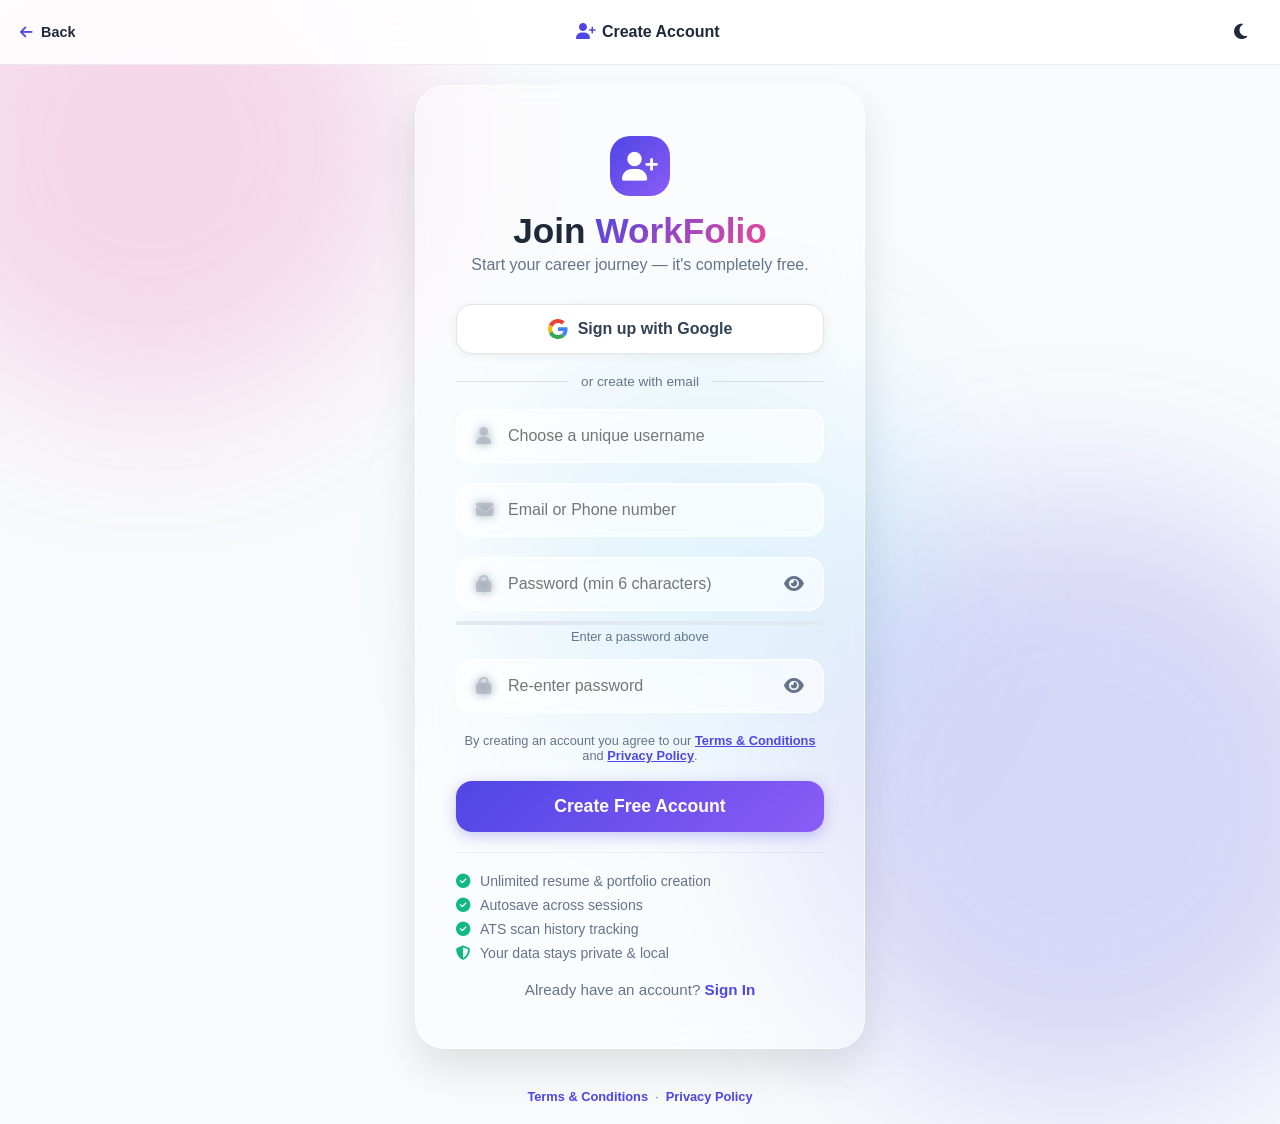
<file: register.html>
<!DOCTYPE html>
<html lang="en" id="htmlRoot">
<head>
    <meta charset="UTF-8">
    <meta http-equiv="Content-Security-Policy" content="default-src 'self'; script-src 'self' 'unsafe-inline' https://cdnjs.cloudflare.com https://cdn.jsdelivr.net https://cdn.tailwindcss.com https://www.googletagmanager.com https://plausible.io https://analytics.umami.is; style-src 'self' 'unsafe-inline' https://cdnjs.cloudflare.com https://fonts.googleapis.com https://fonts.gstatic.com; font-src 'self' data: https://cdnjs.cloudflare.com https://fonts.gstatic.com; connect-src 'self' https://*.supabase.co https://api.web3forms.com https://fonts.googleapis.com https://fonts.gstatic.com; img-src 'self' data: blob: https:; frame-src 'self' blob:; object-src 'none';">
    <meta name="viewport" content="width=device-width, initial-scale=1.0">
    <title>Create Account | WorkFolio</title>
    <meta name="description" content="Create your free WorkFolio account and start building professional resumes and portfolios today.">
    <link rel="icon" type="image/png" href="1775117704121_logo.png">
    <link rel="stylesheet" href="style.css">
    <link rel="stylesheet" href="https://cdnjs.cloudflare.com/ajax/libs/font-awesome/6.4.0/css/all.min.css">
    <script src="auth.js"></script>
    <style>
        .error-box { background:#fee2e2; border:1px solid #fca5a5; color:#991b1b; border-radius:12px; padding:12px 16px; font-size:0.9rem; margin-bottom:15px; display:none; font-weight:600; }
        .success-box { background:#d1fae5; border:1px solid #6ee7b7; color:#065f46; border-radius:12px; padding:12px 16px; font-size:0.9rem; margin-bottom:15px; display:none; font-weight:600; }
        .divider { display:flex; align-items:center; gap:12px; margin:20px 0; }
        .divider::before, .divider::after { content:''; flex:1; height:1px; background:rgba(0,0,0,0.1); }
        .divider span { font-size:0.85rem; color:var(--text-light); white-space:nowrap; }
        .btn-google { width:100%; padding:14px; border-radius:16px; border:1.5px solid rgba(0,0,0,0.1); background:white; color:#334155; font-size:1rem; font-weight:600; cursor:pointer; display:flex; align-items:center; justify-content:center; gap:10px; transition:all 0.3s; box-shadow:0 2px 8px rgba(0,0,0,0.06); }
        .btn-google:hover { box-shadow:0 4px 15px rgba(0,0,0,0.12); transform:translateY(-1px); }
        #registerBtn { width:100%; border:none; padding:15px; border-radius:16px; font-size:1.1rem; cursor:pointer; margin-top:10px; }

        /* Password Strength */
        .strength-wrap { margin:-10px 0 15px; }
        .strength-bar  { height:4px; border-radius:2px; background:#e2e8f0; overflow:hidden; margin-bottom:4px; }
        .strength-fill { height:100%; border-radius:2px; transition:width 0.3s, background 0.3s; width:0; }
        .strength-text { font-size:0.8rem; color:var(--text-light); }

        /* Benefits list */
        .benefits { display:flex; flex-direction:column; gap:8px; margin-top:20px; padding-top:20px; border-top:1px solid rgba(0,0,0,0.05); }
        .benefit-item { display:flex; align-items:center; gap:10px; font-size:0.88rem; color:var(--text-light); }
        .benefit-item i { color:#10b981; font-size:0.9rem; }
    </style>

    <script>
    // Universal dark mode restore — runs on every page
    (function() {
        const saved = localStorage.getItem('wf_theme') ||
            (window.matchMedia('(prefers-color-scheme: dark)').matches ? 'dark' : 'light');
        document.documentElement.setAttribute('data-theme', saved);
        const icon = document.getElementById('themeIcon');
        if (icon) icon.className = saved === 'dark' ? 'fas fa-sun' : 'fas fa-moon';
    })();
    function toggleTheme() {
        const isDark = document.documentElement.getAttribute('data-theme') === 'dark';
        document.documentElement.setAttribute('data-theme', isDark ? 'light' : 'dark');
        const icon = document.getElementById('themeIcon');
        if (icon) icon.className = isDark ? 'fas fa-moon' : 'fas fa-sun';
        localStorage.setItem('wf_theme', isDark ? 'light' : 'dark');
    }
    function openMenu() {
        document.getElementById('navMenu')?.classList.add('active');
        document.getElementById('navOverlay')?.classList.add('active');
        document.body.classList.add('menu-open');
    }
    function closeMenu() {
        document.getElementById('navMenu')?.classList.remove('active');
        document.getElementById('navOverlay')?.classList.remove('active');
        document.body.classList.remove('menu-open');
    }
    window.toggleMenu = function() {
        const menu = document.getElementById('navMenu');
        if (menu?.classList.contains('active')) closeMenu(); else openMenu();
    };
    document.addEventListener('keydown', e => { if (e.key === 'Escape') closeMenu(); });
    </script>

    <style>
    [data-theme="dark"] .auth-box { background:rgba(15,23,42,0.92)!important;border-color:rgba(255,255,255,0.08)!important; }
    [data-theme="dark"] .auth-header h2 { color:#f1f5f9!important; }
    [data-theme="dark"] .auth-header p { color:#94a3b8!important; }
    [data-theme="dark"] .input-group input { background:rgba(30,41,59,0.8)!important;color:#f1f5f9!important;border-color:rgba(255,255,255,0.15)!important; }
    [data-theme="dark"] .toggle-text { color:#94a3b8!important; }
    [data-theme="dark"] .toggle-text span { color:var(--primary)!important; }
    [data-theme="dark"] .error-box { background:#450a0a!important;border-color:#991b1b!important;color:#fca5a5!important; }
    [data-theme="dark"] .success-box { background:#052e16!important;border-color:#166534!important;color:#bbf7d0!important; }
    [data-theme="dark"] .strength-text { color:#94a3b8!important; }
    [data-theme="dark"] .benefits .benefit-item { color:#94a3b8!important; }
    [data-theme="dark"] #navTitleReg { color:#f1f5f9!important; }
    [data-theme="dark"] .divider::before, [data-theme="dark"] .divider::after { background:rgba(255,255,255,0.12)!important; }
    [data-theme="dark"] .divider span { color:#64748b!important; }
    </style>
    <script>
    (function(){
        const s=localStorage.getItem('wf_theme')||(window.matchMedia('(prefers-color-scheme: dark)').matches?'dark':'light');
        document.documentElement.setAttribute('data-theme',s);
        const ic=document.getElementById('themeIconP');
        if(ic)ic.className=s==='dark'?'fas fa-sun':'fas fa-moon';
    })();
    function toggleThemePage(){
        const d=document.documentElement.getAttribute('data-theme')==='dark';
        document.documentElement.setAttribute('data-theme',d?'light':'dark');
        const ic=document.getElementById('themeIconP');
        if(ic)ic.className=d?'fas fa-moon':'fas fa-sun';
        localStorage.setItem('wf_theme',d?'light':'dark');
    }
    </script>
</head>
<body>
    <div class="bg-orb orb-1"></div>
    <div class="bg-orb orb-2"></div>
    <div class="bg-orb orb-3"></div>

        <nav style="position:sticky;top:0;z-index:900;background:rgba(255,255,255,.88);backdrop-filter:blur(16px);border-bottom:1px solid rgba(0,0,0,.07);padding:12px 20px;display:flex;align-items:center;justify-content:space-between;">
        <a href="index.html" style="display:flex;align-items:center;gap:8px;font-weight:700;font-size:.9rem;color:var(--text-dark);text-decoration:none;"><i class="fas fa-arrow-left" style="color:var(--primary);"></i> Back</a>
        <div style="font-weight:800;font-size:1rem;color:var(--text-dark);" id="navTitleReg"><i class="fas fa-user-plus" style="color:var(--primary);margin-right:6px;"></i>Create Account</div>
        <button onclick="toggleThemePage()" style="background:none;border:none;cursor:pointer;font-size:1.1rem;color:var(--text-dark);min-width:40px;min-height:40px;display:flex;align-items:center;justify-content:center;border-radius:10px;" title="Toggle dark mode">
            <i class="fas fa-moon" id="themeIconP"></i>
        </button>
    </nav>

    <div class="auth-wrapper">
        <div class="glass-panel auth-box">

            <div class="auth-header">
                <div style="width:60px;height:60px;background:linear-gradient(135deg,var(--primary),#8b5cf6);border-radius:20px;display:flex;align-items:center;justify-content:center;margin:0 auto 15px;font-size:1.8rem;color:white;">
                    <i class="fas fa-user-plus"></i>
                </div>
                <h2>Join <span class="text-gradient">WorkFolio</span></h2>
                <p style="color:var(--text-light);">Start your career journey — it's completely free.</p>
            </div>

            <div class="error-box"   id="regError"></div>
            <div class="success-box" id="regSuccess"></div>

            <!-- Google Sign Up -->
            <button class="btn-google" onclick="signInWithGoogle()" type="button">
                <svg width="20" height="20" viewBox="0 0 48 48"><path fill="#EA4335" d="M24 9.5c3.54 0 6.71 1.22 9.21 3.6l6.85-6.85C35.9 2.38 30.47 0 24 0 14.62 0 6.51 5.38 2.56 13.22l7.98 6.19C12.43 13.72 17.74 9.5 24 9.5z"/><path fill="#4285F4" d="M46.98 24.55c0-1.57-.15-3.09-.38-4.55H24v9.02h12.94c-.58 2.96-2.26 5.48-4.78 7.18l7.73 6c4.51-4.18 7.09-10.36 7.09-17.65z"/><path fill="#FBBC05" d="M10.53 28.59c-.48-1.45-.76-2.99-.76-4.59s.27-3.14.76-4.59l-7.98-6.19C.92 16.46 0 20.12 0 24c0 3.88.92 7.54 2.56 10.78l7.97-6.19z"/><path fill="#34A853" d="M24 48c6.48 0 11.93-2.13 15.89-5.81l-7.73-6c-2.18 1.48-4.97 2.35-8.16 2.35-6.26 0-11.57-4.22-13.47-9.91l-7.98 6.19C6.51 42.62 14.62 48 24 48z"/></svg>
                Sign up with Google
            </button>

            <div class="divider"><span>or create with email</span></div>

            <form id="registerForm" onsubmit="processRegister(event)">
                <div class="input-group">
                    <i class="fas fa-user"></i>
                    <input type="text" id="regUsername" placeholder="Choose a unique username" required autocomplete="username" oninput="validateUsername(this)">
                </div>
                <div class="input-group">
                    <i class="fas fa-envelope"></i>
                    <input type="text" id="regContact" placeholder="Email or Phone number" required autocomplete="email">
                </div>
                <div class="input-group">
                    <i class="fas fa-lock"></i>
                    <input type="password" id="regPassword" placeholder="Password (min 6 characters)" minlength="6" required autocomplete="new-password" oninput="checkStrength(this.value)">
                    <i class="fas fa-eye" id="toggleRegEye1" onclick="togglePasswordVisibility('regPassword','toggleRegEye1')" style="position:absolute;right:20px;left:auto;z-index:10;cursor:pointer;color:var(--text-light);"></i>
                </div>
                <!-- Password Strength Meter -->
                <div class="strength-wrap">
                    <div class="strength-bar"><div class="strength-fill" id="strengthFill"></div></div>
                    <div class="strength-text" id="strengthText">Enter a password above</div>
                </div>
                <div class="input-group">
                    <i class="fas fa-lock"></i>
                    <input type="password" id="regConfirm" placeholder="Re-enter password" minlength="6" required autocomplete="new-password">
                    <i class="fas fa-eye" id="toggleRegEye2" onclick="togglePasswordVisibility('regConfirm','toggleRegEye2')" style="position:absolute;right:20px;left:auto;z-index:10;cursor:pointer;color:var(--text-light);"></i>
                </div>

                <p style="font-size:0.8rem;color:var(--text-light);text-align:center;margin-bottom:8px;">
    By creating an account you agree to our <a href="terms.html" style="color:var(--primary);font-weight:600;">Terms & Conditions</a> and <a href="privacy.html" style="color:var(--primary);font-weight:600;">Privacy Policy</a>.
</p>
<button type="submit" id="registerBtn" class="btn-gradient">Create Free Account</button>
            </form>

            <div class="benefits">
                <div class="benefit-item"><i class="fas fa-check-circle"></i> Unlimited resume & portfolio creation</div>
                <div class="benefit-item"><i class="fas fa-check-circle"></i> Autosave across sessions</div>
                <div class="benefit-item"><i class="fas fa-check-circle"></i> ATS scan history tracking</div>
                <div class="benefit-item"><i class="fas fa-shield-alt"></i> Your data stays private & local</div>
            </div>

            <div class="toggle-text" style="margin-top:20px;">
                Already have an account? <span onclick="window.location.href='login.html'" style="color:var(--primary);font-weight:800;cursor:pointer;">Sign In</span>
            </div>
        </div>
    </div>

    <script>
        function validateUsername(input) {
            const val = input.value;
            const valid = /^[a-zA-Z0-9_]{3,20}$/.test(val);
            input.style.borderColor = val.length === 0 ? '' : (valid ? '#10b981' : '#ef4444');
        }

        function checkStrength(password) {
            const fill = document.getElementById('strengthFill');
            const text = document.getElementById('strengthText');
            let score = 0;
            if (password.length >= 6)  score++;
            if (password.length >= 10) score++;
            if (/[A-Z]/.test(password)) score++;
            if (/[0-9]/.test(password)) score++;
            if (/[^a-zA-Z0-9]/.test(password)) score++;

            const levels = [
                { pct: '0%',   color: '#e2e8f0', label: 'Enter a password above' },
                { pct: '20%',  color: '#ef4444', label: '🔴 Very Weak' },
                { pct: '40%',  color: '#f97316', label: '🟠 Weak' },
                { pct: '60%',  color: '#f59e0b', label: '🟡 Fair' },
                { pct: '80%',  color: '#10b981', label: '🟢 Strong' },
                { pct: '100%', color: '#059669', label: '✅ Very Strong' },
            ];
            const lv = levels[score] || levels[0];
            fill.style.width      = lv.pct;
            fill.style.background = lv.color;
            text.innerText        = lv.label;
        }

        async function processRegister(event) {
            event.preventDefault();
            const username  = document.getElementById('regUsername').value.trim();
            const contact   = document.getElementById('regContact').value.trim();
            const pass      = document.getElementById('regPassword').value;
            const confirm   = document.getElementById('regConfirm').value;
            const btn       = document.getElementById('registerBtn');
            const errBox    = document.getElementById('regError');
            const succBox   = document.getElementById('regSuccess');

            errBox.style.display  = 'none';
            succBox.style.display = 'none';

            if (!/^[a-zA-Z0-9_]{3,20}$/.test(username)) {
                errBox.innerText = '❌ Username must be 3-20 characters: letters, numbers, and underscores only.';
                errBox.style.display = 'block'; return;
            }
            if (pass !== confirm) {
                errBox.innerText = '❌ Passwords do not match!';
                errBox.style.display = 'block'; return;
            }
            if (pass.length < 6) {
                errBox.innerText = '❌ Password must be at least 6 characters.';
                errBox.style.display = 'block'; return;
            }

            btn.disabled    = true;
            btn.innerHTML   = '<i class="fas fa-spinner fa-spin"></i> Creating account...';

            const result = await registerUser(username, contact, pass);
            if (result.success) {
                succBox.innerText     = '✅ Account created! Redirecting to sign in...';
                succBox.style.display = 'block';
                setTimeout(() => window.location.href = 'login.html', 1500);
            } else {
                errBox.innerText     = '❌ ' + result.message;
                errBox.style.display = 'block';
                btn.disabled         = false;
                btn.innerHTML        = 'Create Free Account';
            }
        }
    </script>

    <div style="text-align:center;padding:20px;font-size:0.8rem;color:var(--text-light);">
        <a href="terms.html" style="color:var(--primary);text-decoration:none;font-weight:600;">Terms & Conditions</a> &nbsp;·&nbsp; <a href="privacy.html" style="color:var(--primary);text-decoration:none;font-weight:600;">Privacy Policy</a>
    </div>
</body>
</html>
</file>
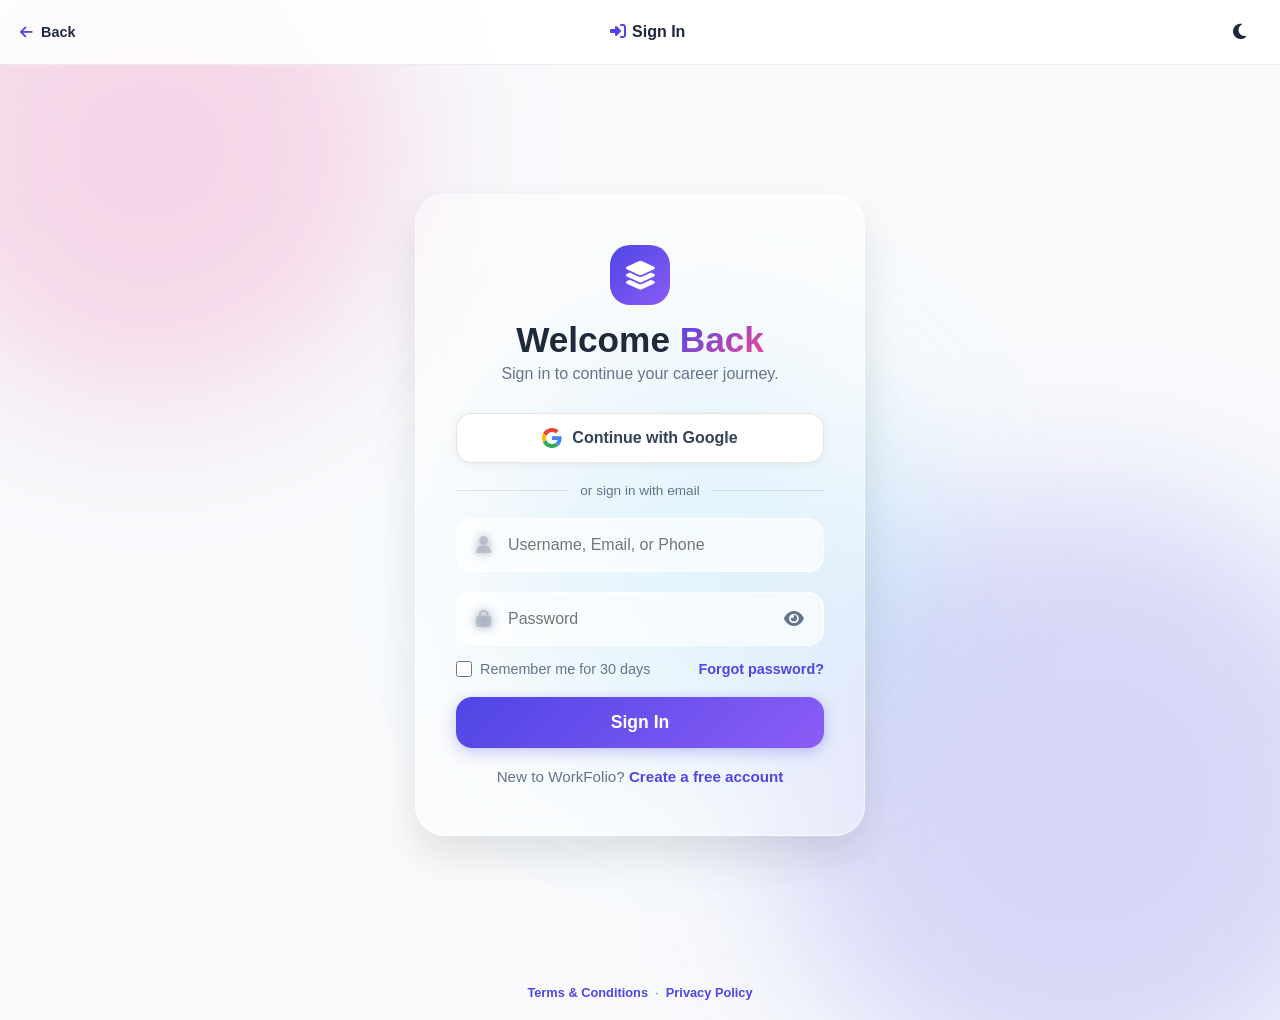
<file: resume.html>
<!DOCTYPE html>
<html lang="en">
<head>
    <meta charset="UTF-8">
    <meta http-equiv="Content-Security-Policy" content="default-src 'self'; script-src 'self' 'unsafe-inline' https://cdnjs.cloudflare.com https://cdn.jsdelivr.net https://cdn.tailwindcss.com https://www.googletagmanager.com https://plausible.io https://analytics.umami.is; style-src 'self' 'unsafe-inline' https://cdnjs.cloudflare.com https://fonts.googleapis.com https://fonts.gstatic.com; font-src 'self' data: https://cdnjs.cloudflare.com https://fonts.gstatic.com; connect-src 'self' https://*.supabase.co https://api.web3forms.com https://fonts.googleapis.com https://fonts.gstatic.com; img-src 'self' data: blob: https:; frame-src 'self' blob:; object-src 'none';">
    <meta name="viewport" content="width=device-width, initial-scale=1.0, maximum-scale=1.0">
    <title>Resume Studio | WorkFolio</title>
    <link rel="icon" type="image/png" href="1775117704121_logo.png">
    <link rel="stylesheet" href="style.css">
    <link rel="stylesheet" href="https://cdnjs.cloudflare.com/ajax/libs/font-awesome/6.4.0/css/all.min.css">
    <script src="auth.js"></script>
    <script>requireLogin();</script>
    <script src="https://cdnjs.cloudflare.com/ajax/libs/html2pdf.js/0.10.1/html2pdf.bundle.min.js"></script>
<style>
/* ── RESET & BASE ─────────────────────────────── */
*{box-sizing:border-box;margin:0;padding:0;}
body{background:#f8fafc;font-family:'Outfit',sans-serif;overflow-x:hidden;}
.resume-view{display:none!important;}
.resume-view.active{display:block!important;animation:fadeSlide .35s ease;}
@keyframes fadeSlide{from{opacity:0;transform:translateY(12px)}to{opacity:1;transform:translateY(0)}}

/* ── NAV ──────────────────────────────────────── */
.rs-nav{
  position:sticky;top:0;z-index:900;
  display:flex;align-items:center;justify-content:space-between;
  padding:12px 24px;
  background:rgba(255,255,255,.85);
  backdrop-filter:blur(16px);
  border-bottom:1px solid #e2e8f0;
}
.rs-nav .logo-wrap{display:flex;align-items:center;gap:10px;font-weight:800;font-size:1.1rem;color:#1e293b;text-decoration:none;}
.rs-nav .logo-wrap i{color:#4f46e5;}
.rs-nav .nav-actions{display:flex;align-items:center;gap:10px;}

/* ── DASHBOARD ────────────────────────────────── */
.dash-wrap{max-width:1200px;margin:0 auto;padding:30px 20px;}
.dash-hero{
  background:linear-gradient(135deg,#4f46e5 0%,#8b5cf6 60%,#ec4899 100%);
  border-radius:24px;padding:40px;color:white;margin-bottom:30px;
  position:relative;overflow:hidden;
}
.dash-hero::after{content:'';position:absolute;right:-60px;top:-60px;width:280px;height:280px;
  background:rgba(255,255,255,.07);border-radius:50%;}
.dash-hero h1{font-size:clamp(1.6rem,4vw,2.5rem);font-weight:900;margin-bottom:8px;}
.dash-hero p{opacity:.85;font-size:1rem;margin-bottom:24px;}
.dash-stats{display:flex;gap:20px;flex-wrap:wrap;margin-top:20px;}
.dash-stat{background:rgba(255,255,255,.15);border-radius:12px;padding:12px 20px;backdrop-filter:blur(8px);}
.dash-stat .num{font-size:1.5rem;font-weight:800;}
.dash-stat .lbl{font-size:.75rem;opacity:.8;}

.resume-grid{display:grid;grid-template-columns:repeat(auto-fill,minmax(280px,1fr));gap:20px;}
.resume-card{
  background:white;border-radius:18px;overflow:hidden;
  border:1px solid #e2e8f0;transition:all .25s;cursor:pointer;
}
.resume-card:hover{transform:translateY(-4px);box-shadow:0 12px 30px rgba(79,70,229,.12);}
.resume-card-thumb{height:120px;position:relative;overflow:hidden;}
.resume-card-body{padding:16px;}
.resume-card-body h3{font-size:.95rem;font-weight:700;color:#1e293b;margin-bottom:4px;white-space:nowrap;overflow:hidden;text-overflow:ellipsis;}
.resume-card-body p{font-size:.78rem;color:#94a3b8;margin-bottom:12px;}
.resume-card-actions{display:flex;gap:8px;}
.btn-edit-card{flex:1;padding:8px;background:#4f46e5;color:white;border:none;border-radius:10px;font-weight:700;font-size:.82rem;cursor:pointer;transition:.2s;}
.btn-edit-card:hover{background:#4338ca;}
.btn-del-card{padding:8px 12px;background:#fef2f2;color:#ef4444;border:1px solid #fecaca;border-radius:10px;cursor:pointer;transition:.2s;}
.btn-del-card:hover{background:#fee2e2;}
.new-card{
  background:white;border-radius:18px;border:2px dashed #cbd5e1;
  display:flex;flex-direction:column;align-items:center;justify-content:center;
  min-height:220px;cursor:pointer;transition:.25s;color:#94a3b8;gap:12px;
}
.new-card:hover{border-color:#4f46e5;color:#4f46e5;background:#f5f3ff;}
.new-card i{font-size:2rem;}
.new-card span{font-weight:700;font-size:.95rem;}

/* ── TEMPLATES VIEW ───────────────────────────── */
.tpl-wrap{max-width:1200px;margin:0 auto;padding:30px 20px;}
.tpl-header{text-align:center;margin-bottom:40px;}
.tpl-grid{display:grid;grid-template-columns:repeat(auto-fill,minmax(240px,1fr));gap:20px;}
.tpl-card{background:white;border-radius:16px;overflow:hidden;border:1px solid #e2e8f0;cursor:pointer;transition:all .25s;}
.tpl-card:hover{transform:translateY(-5px);box-shadow:0 14px 35px rgba(79,70,229,.15);border-color:#4f46e5;}
.tpl-preview{height:140px;display:flex;overflow:hidden;position:relative;}
.tpl-badge{position:absolute;top:8px;right:8px;background:rgba(0,0,0,.5);color:white;font-size:.7rem;padding:3px 8px;border-radius:20px;backdrop-filter:blur(6px);}
.tpl-card-body{padding:14px;}
.tpl-card-body h3{font-size:.9rem;font-weight:800;color:#1e293b;margin-bottom:3px;}
.tpl-card-body p{font-size:.75rem;color:#94a3b8;margin-bottom:12px;}
.tpl-choose{width:100%;padding:9px;border:none;border-radius:10px;font-weight:700;font-size:.82rem;cursor:pointer;color:white;transition:.2s;}
.tpl-choose:hover{filter:brightness(1.1);}

/* ── EDITOR LAYOUT ────────────────────────────── */
.editor-shell{
  display:grid;
  grid-template-columns:360px 1fr;
  grid-template-rows:auto 1fr;
  height:calc(100vh - 61px);
  overflow:hidden;
}
.editor-topbar{
  grid-column:1/-1;
  display:flex;align-items:center;justify-content:space-between;
  padding:10px 20px;background:white;border-bottom:1px solid #e2e8f0;
  flex-wrap:wrap;gap:8px;
}
.editor-topbar .left{display:flex;align-items:center;gap:10px;flex-wrap:wrap;}
.editor-topbar .right{display:flex;align-items:center;gap:10px;flex-wrap:wrap;}
.topbar-btn{display:flex;align-items:center;gap:6px;padding:8px 16px;border-radius:20px;font-weight:600;font-size:.82rem;cursor:pointer;border:none;transition:.2s;}
.btn-exit{background:#fef2f2;color:#ef4444;border:1px solid #fecaca;}
.btn-exit:hover{background:#fee2e2;}
.btn-pdf{background:white;color:#475569;border:1px solid #cbd5e1;}
.btn-pdf:hover{background:#f8fafc;}
.btn-save{background:#4f46e5;color:white;box-shadow:0 3px 10px rgba(79,70,229,.3);}
.btn-save:hover{background:#4338ca;}
.autosave-tag{font-size:.75rem;color:#10b981;font-weight:600;opacity:0;transition:opacity .4s;}

/* ── LEFT PANEL (CONTROLS) ────────────────────── */
.editor-panel{
  overflow-y:auto;background:#f8fafc;border-right:1px solid #e2e8f0;
  padding:16px;display:flex;flex-direction:column;gap:12px;
}
.editor-panel::-webkit-scrollbar{width:4px;}
.editor-panel::-webkit-scrollbar-thumb{background:#cbd5e1;border-radius:4px;}

.panel-card{background:white;border-radius:14px;border:1px solid #e2e8f0;overflow:hidden;}
.panel-card-head{
  display:flex;align-items:center;justify-content:space-between;
  padding:14px 16px;cursor:pointer;user-select:none;
  border-bottom:1px solid #f1f5f9;
}
.panel-card-head h4{font-size:.88rem;font-weight:700;color:#1e293b;display:flex;align-items:center;gap:8px;}
.panel-card-head .chevron{font-size:.75rem;color:#94a3b8;transition:.25s;}
.panel-card-head.open .chevron{transform:rotate(180deg);}
.panel-card-body{padding:14px;display:flex;flex-direction:column;gap:10px;}
.panel-card-body.collapsed{display:none;}

.field-label{font-size:.78rem;font-weight:600;color:#475569;margin-bottom:3px;display:block;}
.field-input{
  width:100%;padding:9px 11px;border:1.5px solid #e2e8f0;border-radius:9px;
  font-size:.85rem;background:white;color:#1e293b;outline:none;
  transition:border-color .2s;font-family:inherit;
}
.field-input:focus{border-color:#4f46e5;}
.field-row{display:grid;grid-template-columns:1fr 1fr;gap:8px;}
.field-full{grid-column:1/-1;}

/* Tabs inside editor panel */
.editor-tabs{display:flex;background:#f1f5f9;border-radius:10px;padding:3px;gap:2px;margin-bottom:4px;}
.editor-tab{flex:1;padding:7px;border:none;border-radius:8px;font-size:.78rem;font-weight:600;cursor:pointer;background:transparent;color:#64748b;transition:.2s;}
.editor-tab.active{background:white;color:#4f46e5;box-shadow:0 1px 4px rgba(0,0,0,.08);}

/* Dynamic section items */
.dyn-item{background:#f8fafc;border:1px solid #e2e8f0;border-radius:10px;padding:12px;position:relative;}
.dyn-item-del{position:absolute;top:8px;right:8px;background:white;border:1px solid #fecaca;color:#ef4444;border-radius:50%;width:22px;height:22px;display:flex;align-items:center;justify-content:center;cursor:pointer;font-size:.7rem;transition:.2s;}
.dyn-item-del:hover{background:#ef4444;color:white;}
.add-btn{width:100%;padding:9px;background:#f5f3ff;border:1.5px dashed #a78bfa;border-radius:9px;color:#7c3aed;font-weight:700;font-size:.82rem;cursor:pointer;transition:.2s;}
.add-btn:hover{background:#ede9fe;border-color:#7c3aed;}
.ai-mini-btn{font-size:.72rem;color:#a855f7;background:#faf5ff;border:1px solid #e9d5ff;border-radius:6px;padding:3px 8px;cursor:pointer;font-weight:700;transition:.2s;}
.ai-mini-btn:hover{background:#f3e8ff;}
.grammar-btn{font-size:.72rem;color:#10b981;background:#f0fdf4;border:1px solid #bbf7d0;border-radius:6px;padding:3px 8px;cursor:pointer;font-weight:700;transition:.2s;}

/* Skill slider row */
.skill-row{display:flex;align-items:center;gap:8px;margin-bottom:6px;}
.skill-row input[type=text]{flex:1;padding:6px 10px;border:1px solid #e2e8f0;border-radius:8px;font-size:.82rem;outline:none;}
.skill-row input[type=text]:focus{border-color:#4f46e5;}
.skill-row input[type=range]{width:70px;accent-color:#4f46e5;}

/* Color swatches */
.swatch-row{display:flex;gap:8px;flex-wrap:wrap;}
.swatch{width:30px;height:30px;border-radius:50%;cursor:pointer;border:2px solid white;box-shadow:0 0 0 1px #e2e8f0;transition:.2s;}
.swatch:hover,.swatch.active{box-shadow:0 0 0 3px #4f46e5;}

/* ── RIGHT PANEL (PREVIEW) ────────────────────── */
.preview-panel{
  background:#e2e8f0;overflow:auto;
  display:flex;align-items:flex-start;justify-content:center;
  padding:30px 20px;
}
.a4-paper{
  background:white;width:210mm;min-height:297mm;
  box-shadow:0 8px 30px rgba(0,0,0,.15);
  margin:0 auto;padding:12mm 15mm;
  box-sizing:border-box;font-size:.85rem;line-height:1.45;color:#1e293b;
  transform-origin:top center;transition:transform .2s;
}
.a4-paper [contenteditable=true]:hover{outline:1px dashed rgba(79,70,229,.4);border-radius:3px;cursor:text;}
.a4-paper [contenteditable=true]:focus{outline:2px solid #4f46e5;background:rgba(79,70,229,.03);}

/* ── AI MODAL ─────────────────────────────────── */
.modal-bg{position:fixed;inset:0;background:rgba(15,23,42,.6);z-index:99998;backdrop-filter:blur(6px);display:none;}
.modal-bg.open{display:block;}
.ai-modal{
  position:fixed;top:50%;left:50%;transform:translate(-50%,-50%);
  width:min(95vw,580px);z-index:99999;background:white;
  border-radius:24px;overflow:hidden;box-shadow:0 30px 60px rgba(0,0,0,.25);
  display:none;
}
.ai-modal.open{display:block;}
.ai-modal-head{background:linear-gradient(135deg,#4f46e5,#a855f7);padding:18px 22px;display:flex;justify-content:space-between;align-items:center;}
.ai-modal-head h3{color:white;font-size:1.1rem;font-weight:700;display:flex;align-items:center;gap:8px;}
.ai-modal-head button{background:none;border:none;color:rgba(255,255,255,.8);font-size:1.3rem;cursor:pointer;}
.ai-modal-body{padding:22px;}

/* ── COVER LETTER PANEL ───────────────────────── */
.cl-textarea{width:100%;min-height:500px;padding:20px;border:none;font-size:.9rem;line-height:1.8;color:#1e293b;font-family:inherit;resize:none;outline:none;}

/* ── MOBILE RESPONSIVE ────────────────────────── */
@media(max-width:768px){
  .editor-shell{
    grid-template-columns:1fr;
    grid-template-rows:auto auto 1fr;
    height:auto;overflow:visible;
  }
  .editor-panel{max-height:45vh;border-right:none;border-bottom:1px solid #e2e8f0;}
  .preview-panel{min-height:400px;padding:15px 8px;}
  .a4-paper{
    width:100%;min-height:auto;padding:8mm 6mm;
    transform:none!important;
    font-size:.72rem;
  }
  .editor-topbar .right{width:100%;justify-content:flex-end;}
  .tpl-grid{grid-template-columns:repeat(auto-fill,minmax(160px,1fr));}
  .resume-grid{grid-template-columns:1fr;}
  .field-row{grid-template-columns:1fr;}
  .dash-hero{padding:24px;}
  .dash-stats{gap:10px;}
}
@media(max-width:480px){
  .topbar-btn span{display:none;}
  .topbar-btn{padding:9px 12px;}
  .editor-panel{max-height:50vh;}
}
</style>

    <script>
    (function(){
        const s=localStorage.getItem('wf_theme')||(window.matchMedia('(prefers-color-scheme: dark)').matches?'dark':'light');
        document.documentElement.setAttribute('data-theme',s);
    })();
    </script>
</head>
<body>

<!-- ─── NAV ─────────────────────────────────────── -->
<nav class="rs-nav">
  <a href="index.html" class="logo-wrap">
    <i class="fas fa-layer-group"></i><span>WorkFolio</span>
  </a>
  <div class="nav-actions">
    <span class="userDisplay" style="font-size:.85rem;font-weight:600;color:#475569;"></span>
    <a href="login.html" class="authBtn" style="font-size:.85rem;font-weight:600;color:#4f46e5;text-decoration:none;">Sign In</a>
    <a href="#" onclick="logout(event)" class="logoutBtn" style="display:none;font-size:.85rem;font-weight:600;color:#ef4444;text-decoration:none;">Logout</a>
  </div>
</nav>

<!-- ══════════════════════════════════════════════
     VIEW: DASHBOARD
══════════════════════════════════════════════════ -->
<div id="view-dashboard" class="resume-view active">
  <div class="dash-wrap">

    <!-- Hero Banner -->
    <div class="dash-hero">
      <div style="position:relative;z-index:1;">
        <h1>📄 Resume Studio</h1>
        <p>Build, manage, and download professional resumes in minutes.</p>
        <button class="topbar-btn btn-save" onclick="switchView('view-templates')" style="border-radius:12px;padding:12px 22px;font-size:.9rem;">
          <i class="fas fa-plus"></i> <span>Create New Resume</span>
        </button>
        <div class="dash-stats" id="dashStats"></div>
      </div>
    </div>

    <!-- Resume Cards -->
    <div class="resume-grid" id="resumeList">
      <div class="new-card" onclick="switchView('view-templates')">
        <i class="fas fa-plus-circle"></i>
        <span>Create New Resume</span>
      </div>
    </div>
  </div>
</div>

<!-- ══════════════════════════════════════════════
     VIEW: TEMPLATE PICKER
══════════════════════════════════════════════════ -->
<div id="view-templates" class="resume-view">
  <div class="tpl-wrap">
    <div class="tpl-header">
      <button class="topbar-btn btn-exit" onclick="switchView('view-dashboard')" style="margin-bottom:20px;">
        <i class="fas fa-arrow-left"></i> <span>Back</span>
      </button>
      <h1 style="font-size:clamp(1.6rem,4vw,2.6rem);font-weight:900;color:#1e293b;">Choose a <span style="color:#a855f7;">Template</span></h1>
      <p style="color:#64748b;margin-top:8px;">Pick a layout — you can switch anytime.</p>
    </div>
    <div class="tpl-grid" id="templateGrid30"></div>
  </div>
</div>

<!-- ══════════════════════════════════════════════
     VIEW: EDITOR
══════════════════════════════════════════════════ -->
<div id="view-editor" class="resume-view">
  <div class="editor-shell">

    <!-- Top Bar -->
    <div class="editor-topbar">
      <div class="left">
        <button class="topbar-btn" onclick="undoResume()" title="Undo (Ctrl+Z)" style="background:#f1f5f9;color:#475569;border:1px solid #e2e8f0;">
                <i class="fas fa-undo"></i>
              </button>
              <button class="topbar-btn" onclick="redoResume()" title="Redo (Ctrl+Y)" style="background:#f1f5f9;color:#475569;border:1px solid #e2e8f0;">
                <i class="fas fa-redo"></i>
              </button>
              <button class="topbar-btn btn-exit" onclick="exitWithoutSaving()">
          <i class="fas fa-arrow-left"></i> <span>Exit</span>
        </button>
        <span class="autosave-tag" id="autosaveTag">✓ Saved</span>
      </div>
      <div class="right">
        <button class="topbar-btn btn-pdf" id="pdfExportBtn" onclick="downloadPDF()">
          <i class="fas fa-file-pdf"></i> <span>Download PDF</span>
        </button>
        <button class="topbar-btn" onclick="showCoverLetter()" style="background:#f0fdf4;color:#10b981;border:1px solid #bbf7d0;">
          <i class="fas fa-envelope-open-text"></i> <span>Cover Letter</span>
        </button>
        <button class="topbar-btn btn-save" onclick="saveAndExit()">
          <i class="fas fa-save"></i> <span>Save</span>
        </button>
      </div>
    </div>

    <!-- Left: Controls -->
    <div class="editor-panel" id="editorPanel">

      <!-- Tabs: Resume | Design | Sections -->
      <div class="editor-tabs">
        <button class="editor-tab active" onclick="switchEditorTab('personal',this)">Personal</button>
        <button class="editor-tab" onclick="switchEditorTab('design',this)">Design</button>
        <button class="editor-tab" onclick="switchEditorTab('sections',this)">Sections</button>
      </div>

      <!-- ── PERSONAL TAB ── -->
      <div id="tab-personal">
        <div class="panel-card">
          <div class="panel-card-head open" onclick="toggleCard(this)">
            <h4><i class="fas fa-user" style="color:#4f46e5;"></i> Personal Info</h4>
            <i class="fas fa-chevron-down chevron"></i>
          </div>
          <div class="panel-card-body">
            <!-- Photo -->
            <div style="text-align:center;padding:8px 0;">
              <img id="previewPhoto" src="https://ui-avatars.com/api/?name=User&background=4F46E5&color=fff&size=100"
                   style="width:72px;height:72px;border-radius:50%;object-fit:cover;border:3px solid #e2e8f0;margin-bottom:10px;">
              <div style="display:flex;gap:8px;justify-content:center;">
                <label for="photoUpload" style="font-size:.78rem;font-weight:700;color:#4f46e5;cursor:pointer;background:#f5f3ff;padding:5px 12px;border-radius:8px;border:1px solid #e9d5ff;">📷 Upload</label>
                <input type="file" id="photoUpload" accept="image/*" style="display:none;" onchange="handlePhotoUpload(event)">
                <button onclick="removePhoto()" style="font-size:.78rem;font-weight:700;color:#ef4444;background:#fef2f2;padding:5px 12px;border-radius:8px;border:1px solid #fecaca;cursor:pointer;">Remove</button>
              </div>
            </div>
            <label class="field-label">Full Name</label>
            <input class="field-input" type="text" id="inpName" placeholder="John Doe" oninput="syncText('inpName',this.value)">
            <label class="field-label">Professional Title</label>
            <input class="field-input" type="text" id="inpTitle" placeholder="Senior Software Engineer" oninput="syncText('inpTitle',this.value)">
            <div class="field-row">
              <div><label class="field-label">Email</label><input class="field-input" type="email" id="inpEmail" placeholder="john@example.com" oninput="syncText('inpEmail',this.value)"></div>
              <div><label class="field-label">Phone</label><input class="field-input" type="text" id="inpPhone" placeholder="+1 234 567" oninput="syncText('inpPhone',this.value)"></div>
            </div>
            <label class="field-label">Location</label>
            <input class="field-input" type="text" id="inpLocation" placeholder="New York, NY" oninput="syncText('inpLocation',this.value)">
            <div class="field-row">
              <div><label class="field-label">LinkedIn URL</label><input class="field-input" type="text" id="inpLinkedin" placeholder="linkedin.com/in/..." oninput="syncText('inpLinkedin',this.value)"></div>
              <div><label class="field-label">GitHub URL</label><input class="field-input" type="text" id="inpGithub" placeholder="github.com/..." oninput="syncText('inpGithub',this.value)"></div>
            </div>
            <label class="field-label">Professional Summary</label>
            <textarea class="field-input" id="inpSummary" rows="4" placeholder="Brief summary..." oninput="syncText('inpSummary',this.value);updateWordCount('inpSummary','summaryCount')" style="resize:vertical;"></textarea>
            <div style="text-align:right;margin-top:-4px;margin-bottom:8px;"><span id="summaryCount" style="font-size:.72rem;color:#94a3b8;">0w / 0c</span></div>
            <button onclick="openAIModal('summary',null)" style="width:100%;padding:10px;background:linear-gradient(135deg,#4f46e5,#a855f7);color:white;border:none;border-radius:10px;font-weight:700;font-size:.82rem;cursor:pointer;">
              ✨ AI Summary Generator
            </button>
          </div>
        </div>
      </div>

      <!-- ── DESIGN TAB ── -->
      <div id="tab-design" style="display:none;">
        <div class="panel-card">
          <div class="panel-card-head open" onclick="toggleCard(this)">
            <h4><i class="fas fa-palette" style="color:#ec4899;"></i> Theme & Style</h4>
            <i class="fas fa-chevron-down chevron"></i>
          </div>
          <div class="panel-card-body">
            <label class="field-label">Accent Color</label>
            <div class="swatch-row" id="colorSwatches">
              <div class="swatch" style="background:#0f172a;" data-color="#0f172a" onclick="pickColor('#0f172a',this)"></div>
              <div class="swatch" style="background:#4f46e5;" data-color="#4f46e5" onclick="pickColor('#4f46e5',this)"></div>
              <div class="swatch" style="background:#7c3aed;" data-color="#7c3aed" onclick="pickColor('#7c3aed',this)"></div>
              <div class="swatch" style="background:#db2777;" data-color="#db2777" onclick="pickColor('#db2777',this)"></div>
              <div class="swatch" style="background:#0891b2;" data-color="#0891b2" onclick="pickColor('#0891b2',this)"></div>
              <div class="swatch" style="background:#059669;" data-color="#059669" onclick="pickColor('#059669',this)"></div>
              <div class="swatch" style="background:#d97706;" data-color="#d97706" onclick="pickColor('#d97706',this)"></div>
              <div class="swatch" style="background:#dc2626;" data-color="#dc2626" onclick="pickColor('#dc2626',this)"></div>
              <input type="color" id="selColor" value="#4f46e5" oninput="saveData();updatePreview()" style="width:30px;height:30px;border:none;padding:0;border-radius:50%;cursor:pointer;background:none;" title="Custom Color">
            </div>
            <label class="field-label" style="margin-top:8px;">Skill Display Style</label>
            <select class="field-input" id="selSkillStyle" onchange="saveData();updatePreview()">
              <option value="bar-percent">Classic Bar with %</option>
              <option value="bar-simple">Clean Bar</option>
              <option value="dots">5-Dot Proficiency</option>
              <option value="stars">5-Star Rating</option>
              <option value="pill-solid">Solid Pills</option>
              <option value="pill-outline">Outlined Pills</option>
              <option value="tags-square">Square Tags</option>
              <option value="minimal-line">Minimalist Underline</option>
              <option value="grid-2col">2-Column Check Grid</option>
              <option value="text-comma">Comma Separated</option>
              <option value="text-bullet">Bullet Separated</option>
            </select>
            <label class="field-label" style="margin-top:8px;">Page Mode</label>
            <select class="field-input" id="selPageMode" onchange="saveData();updatePreview()">
              <option value="single">Single Page (A4)</option>
              <option value="multi">Multi-Page</option>
            </select>
            
            <label class="field-label" style="margin-top:8px;">Page Size</label>
            <select class="field-input" onchange="applyPageSize(this.value)">
              <option value="a4">A4 (International)</option>
              <option value="letter">US Letter</option>
            </select>

            <label class="field-label" style="margin-top:8px;">Line Spacing</label>
            <select class="field-input" onchange="applyLineSpacing(this.value)">
              <option value="1.4">Compact (1.4)</option>
              <option value="1.6" selected>Normal (1.6)</option>
              <option value="1.9">Relaxed (1.9)</option>
              <option value="2.2">Double (2.2)</option>
            </select>

            <label class="field-label" style="margin-top:8px;">Page Margins</label>
            <select class="field-input" onchange="applyPageMargin(this.value)">
              <option value="14mm 12mm">Narrow (12mm)</option>
              <option value="18mm 16mm" selected>Normal (16mm)</option>
              <option value="24mm 22mm">Wide (22mm)</option>
            </select>

            <div style="margin-top:12px;padding:10px;background:#f8fafc;border-radius:10px;border:1px solid #e2e8f0;">
              <div style="font-size:.75rem;font-weight:700;color:#475569;margin-bottom:8px;">📊 Live ATS Score</div>
              <textarea class="field-input" id="liveATSInput" rows="3" placeholder="Paste job description to check ATS match..." oninput="runLiveATS()" style="font-size:.78rem;resize:none;margin-bottom:6px;"></textarea>
              <div style="display:flex;align-items:center;gap:10px;">
                <div style="flex:1;height:6px;background:#e2e8f0;border-radius:3px;overflow:hidden;">
                  <div id="liveATSBar" style="height:100%;width:0;border-radius:3px;transition:width .5s;background:#10b981;"></div>
                </div>
                <span id="liveATSScore" style="font-size:1rem;font-weight:800;color:#10b981;min-width:36px;text-align:right;">--</span>
              </div>
              <div id="liveATSDetail" style="font-size:.72rem;color:#94a3b8;margin-top:4px;"></div>
            </div>

            <div style="margin-top:12px;display:flex;gap:6px;flex-wrap:wrap;">
              <button onclick="exportResumeJSON()" style="flex:1;padding:7px;background:#f5f3ff;border:1px solid #e9d5ff;color:#7c3aed;border-radius:8px;font-weight:700;font-size:.75rem;cursor:pointer;">
                <i class="fas fa-file-export"></i> Export JSON
              </button>
              <label style="flex:1;padding:7px;background:#f0fdf4;border:1px solid #bbf7d0;color:#15803d;border-radius:8px;font-weight:700;font-size:.75rem;cursor:pointer;text-align:center;">
                <i class="fas fa-file-import"></i> Import JSON
                <input type="file" accept=".json" onchange="importResumeJSON(event)" style="display:none;">
              </label>
            </div>

            <div style="margin-top:10px;">
              <button onclick="saveVersion()" style="width:100%;padding:7px;background:#fff7ed;border:1px solid #fed7aa;color:#c2410c;border-radius:8px;font-weight:700;font-size:.75rem;cursor:pointer;">
                <i class="fas fa-history"></i> Save Version Snapshot
              </button>
              <div id="versionList" style="margin-top:8px;max-height:150px;overflow-y:auto;"></div>
            </div>

            <label class="field-label" style="margin-top:8px;"><i class="fas fa-grip-vertical"></i> Drag to Reorder Sections</label>
            <div id="dragContainer" style="min-height:70px;padding:8px;background:#f8fafc;border-radius:9px;border:1.5px dashed #cbd5e1;margin-top:4px;display:flex;flex-direction:column;gap:5px;"></div>
          </div>
        </div>
      </div>

      <!-- ── SECTIONS TAB ── -->
      <div id="tab-sections" style="display:none;">
        <div id="dynamicEditorSections"></div>
      </div>

    </div>

    <!-- Right: Preview -->
    <div class="preview-panel">
      <div id="resumePreview" class="a4-paper"></div>
    </div>

  </div><!-- /editor-shell -->
</div>

<!-- ══════════════════════════════════════════════
     VIEW: COVER LETTER
══════════════════════════════════════════════════ -->
<div id="view-coverletter" class="resume-view">
  <div style="max-width:900px;margin:0 auto;padding:20px;">
    <div style="display:flex;align-items:center;justify-content:space-between;margin-bottom:20px;flex-wrap:wrap;gap:10px;">
      <div>
        <button class="topbar-btn btn-exit" onclick="switchView('view-editor')" style="margin-bottom:10px;"><i class="fas fa-arrow-left"></i> <span>Back to Resume</span></button>
        <h2 style="font-size:1.5rem;font-weight:800;color:#1e293b;">Cover Letter Generator</h2>
        <p style="color:#64748b;font-size:.9rem;">AI-generated and fully editable. Download as PDF when ready.</p>
      </div>
      <div style="display:flex;gap:8px;flex-wrap:wrap;">
        <button class="topbar-btn" onclick="generateCoverLetter()" style="background:linear-gradient(135deg,#4f46e5,#a855f7);color:white;">
          <i class="fas fa-magic"></i> <span>Generate with AI</span>
        </button>
        <button class="topbar-btn btn-pdf" onclick="downloadCoverLetterPDF()">
          <i class="fas fa-file-pdf"></i> <span>Download PDF</span>
        </button>
      </div>
    </div>
    <div id="clJobInput" style="background:white;border-radius:14px;padding:18px;border:1px solid #e2e8f0;margin-bottom:16px;">
      <label class="field-label">Paste Job Description (for better AI matching)</label>
      <textarea class="field-input" id="clJobDesc" rows="4" placeholder="Paste the job description here..." style="resize:vertical;margin-top:4px;"></textarea>
      <div style="display:flex;gap:8px;margin-top:10px;flex-wrap:wrap;">
        <input class="field-input" type="text" id="clCompany" placeholder="Company Name" style="flex:1;">
        <input class="field-input" type="text" id="clRole" placeholder="Target Role" style="flex:1;">
      </div>
    </div>
    <div id="coverLetterPreview" style="background:white;border-radius:14px;border:1px solid #e2e8f0;overflow:hidden;min-height:500px;">
      <div style="background:linear-gradient(135deg,#4f46e5,#8b5cf6);height:6px;"></div>
      <textarea class="cl-textarea" id="clContent" placeholder="Click 'Generate with AI' above, or type your cover letter here directly..."></textarea>
    </div>
  </div>
</div>

<!-- ── AI MODAL ─────────────────────────────────── -->
<div class="modal-bg" id="aiOverlay" onclick="closeAIModal()"></div>
<div class="ai-modal" id="aiModal">
  <div class="ai-modal-head">
    <h3><i class="fas fa-stars"></i> AI Resume Co-Pilot</h3>
    <button onclick="closeAIModal()"><i class="fas fa-times"></i></button>
  </div>
  <div class="ai-modal-body">
    <p id="aiPromptText" style="color:#475569;font-size:.9rem;margin-bottom:12px;">What role are you targeting?</p>
    <div style="display:flex;gap:8px;margin-bottom:16px;">
      <input class="field-input" type="text" id="aiRoleInput" placeholder="e.g. Senior Frontend Developer" style="flex:1;">
      <button onclick="generateAIContent()" style="padding:9px 16px;background:linear-gradient(135deg,#4f46e5,#a855f7);color:white;border:none;border-radius:9px;font-weight:700;cursor:pointer;white-space:nowrap;"><i class="fas fa-magic"></i> Generate</button>
    </div>
    <div id="aiLoader" style="display:none;text-align:center;padding:24px;color:#a855f7;">
      <i class="fas fa-circle-notch fa-spin" style="font-size:1.8rem;margin-bottom:8px;"></i>
      <p style="font-size:.85rem;color:#64748b;font-weight:600;">Writing for you...</p>
    </div>
    <div id="aiResultsArea" style="display:none;max-height:320px;overflow-y:auto;">
      <p style="font-size:.8rem;color:#10b981;font-weight:700;margin-bottom:8px;"><i class="fas fa-check-circle"></i> Click any option to add it.</p>
      <div id="aiOptionsList" style="display:flex;flex-direction:column;gap:8px;"></div>
    </div>
  </div>
</div>

<script src="script.js"></script>
<script src="resume.js"></script>
<script>
// ── UI HELPERS ─────────────────────────────
function toggleCard(head) {
  head.classList.toggle('open');
  const body = head.nextElementSibling;
  body.classList.toggle('collapsed');
}
function switchEditorTab(tab, btn) {
  ['personal','design','sections'].forEach(t => {
    document.getElementById('tab-'+t).style.display = t===tab?'flex':'none';
    // personal & sections use flex-direction:column
    if(t===tab) document.getElementById('tab-'+t).style.flexDirection = 'column';
  });
  document.querySelectorAll('.editor-tab').forEach(b=>b.classList.remove('active'));
  btn.classList.add('active');
}
function pickColor(hex, el) {
  document.getElementById('selColor').value = hex;
  document.querySelectorAll('.swatch').forEach(s=>s.classList.remove('active'));
  el.classList.add('active');
  saveData(); updatePreview();
}
function showCoverLetter() {
  const p = resumeData.personal;
  if(document.getElementById('clRole') && !document.getElementById('clRole').value) {
    document.getElementById('clRole').value = p.title || '';
  }
  switchView('view-coverletter');
}
function generateCoverLetter() {
  const p        = resumeData.personal;
  const name     = p.name    || 'Your Name';
  const role     = document.getElementById('clRole').value    || p.title || 'the position';
  const company  = document.getElementById('clCompany').value || 'your company';
  const jobDesc  = document.getElementById('clJobDesc').value;
  const skills   = (resumeData.skills||[]).slice(0,5).map(s=>s.name).join(', ') || 'relevant skills';
  const exp      = resumeData.experience[0];

  // Smart paragraph selection based on job description keywords
  const jdLower  = jobDesc.toLowerCase();
  const techFocus= /developer|engineer|code|software|data|cloud/i.test(jdLower);
  const desFocus = /design|ux|ui|creative|figma/i.test(jdLower);
  const bizFocus = /manager|lead|sales|marketing|business/i.test(jdLower);

  let middlePara = `I bring strong experience in ${skills}. `;
  if (techFocus) middlePara += `I am passionate about building scalable, maintainable systems and have a proven track record of delivering impactful technical solutions.`;
  else if (desFocus) middlePara += `I thrive at the intersection of aesthetics and usability, crafting experiences that are both beautiful and intuitive.`;
  else if (bizFocus) middlePara += `I excel at driving cross-functional alignment and translating strategic goals into measurable business outcomes.`;
  else middlePara += `My background equips me with a versatile skill set directly applicable to this role.`;

  const expLine = exp ? `In my role as ${exp.title} at ${exp.company}, ${exp.desc ? exp.desc.replace(/•|-/g,'').split('\n')[0].trim() : 'I delivered meaningful results'}.` : '';

  const today = new Date().toLocaleDateString('en-US',{year:'numeric',month:'long',day:'numeric'});
  const letter = `${today}

Hiring Manager
${company}

Dear Hiring Manager,

I am writing to express my enthusiastic interest in the ${role} position at ${company}. As a dedicated professional with experience in ${skills}, I am confident that my background aligns closely with what you are seeking.

${middlePara}

${expLine}

${company}'s reputation for innovation and excellence resonates deeply with my professional values. I am particularly excited about the opportunity to contribute to your team and help advance your mission.

I would welcome the opportunity to discuss how my skills and experiences can contribute to ${company}'s continued success. Thank you for considering my application. I look forward to the possibility of speaking with you.

Warm regards,
${name}
${p.email||''}  |  ${p.phone||''}
${p.linkedin||''}`;

  document.getElementById('clContent').value = letter;
}
function downloadCoverLetterPDF() {
  const content = document.getElementById('clContent').value;
  const p = resumeData.personal;
  const div = document.createElement('div');
  div.style.cssText='font-family:Georgia,serif;font-size:12pt;line-height:1.7;padding:30mm;white-space:pre-wrap;color:#1e293b;background:white;';
  div.innerText = content;
  document.body.appendChild(div);
  html2pdf().set({margin:0,filename:(p.name||'CoverLetter')+'_CoverLetter.pdf',html2canvas:{scale:2},jsPDF:{format:'letter'}}).from(div).save().then(()=>document.body.removeChild(div));
}

// ── DASHBOARD STATS ─────────────────────────
window.addEventListener('load', () => {
  const stats = document.getElementById('dashStats');
  if (stats) {
    const count = getSafeResumes().length;
    stats.innerHTML = `
      <div class="dash-stat"><div class="num">${count}</div><div class="lbl">Resumes Saved</div></div>
      <div class="dash-stat"><div class="num">30+</div><div class="lbl">Templates</div></div>
      <div class="dash-stat"><div class="num">∞</div><div class="lbl">Free Edits</div></div>
    `;
  }
});

// ── AUTOSAVE BADGE ─────────────────────────
const _origSave = window.saveData;
window.saveData = function() {
  _origSave && _origSave();
  const tag = document.getElementById('autosaveTag');
  if(tag){tag.style.opacity='1';setTimeout(()=>tag.style.opacity='0',2500);}
};
</script>

<footer style="text-align:center;padding:16px;font-size:0.8rem;color:var(--text-light);border-top:1px solid rgba(0,0,0,0.06);">&copy; 2026 WorkFolio Suite · <a href="terms.html" style="color:var(--primary);text-decoration:none;">Terms</a> · <a href="privacy.html" style="color:var(--primary);text-decoration:none;">Privacy</a></footer>
</body>
</html>
</file>
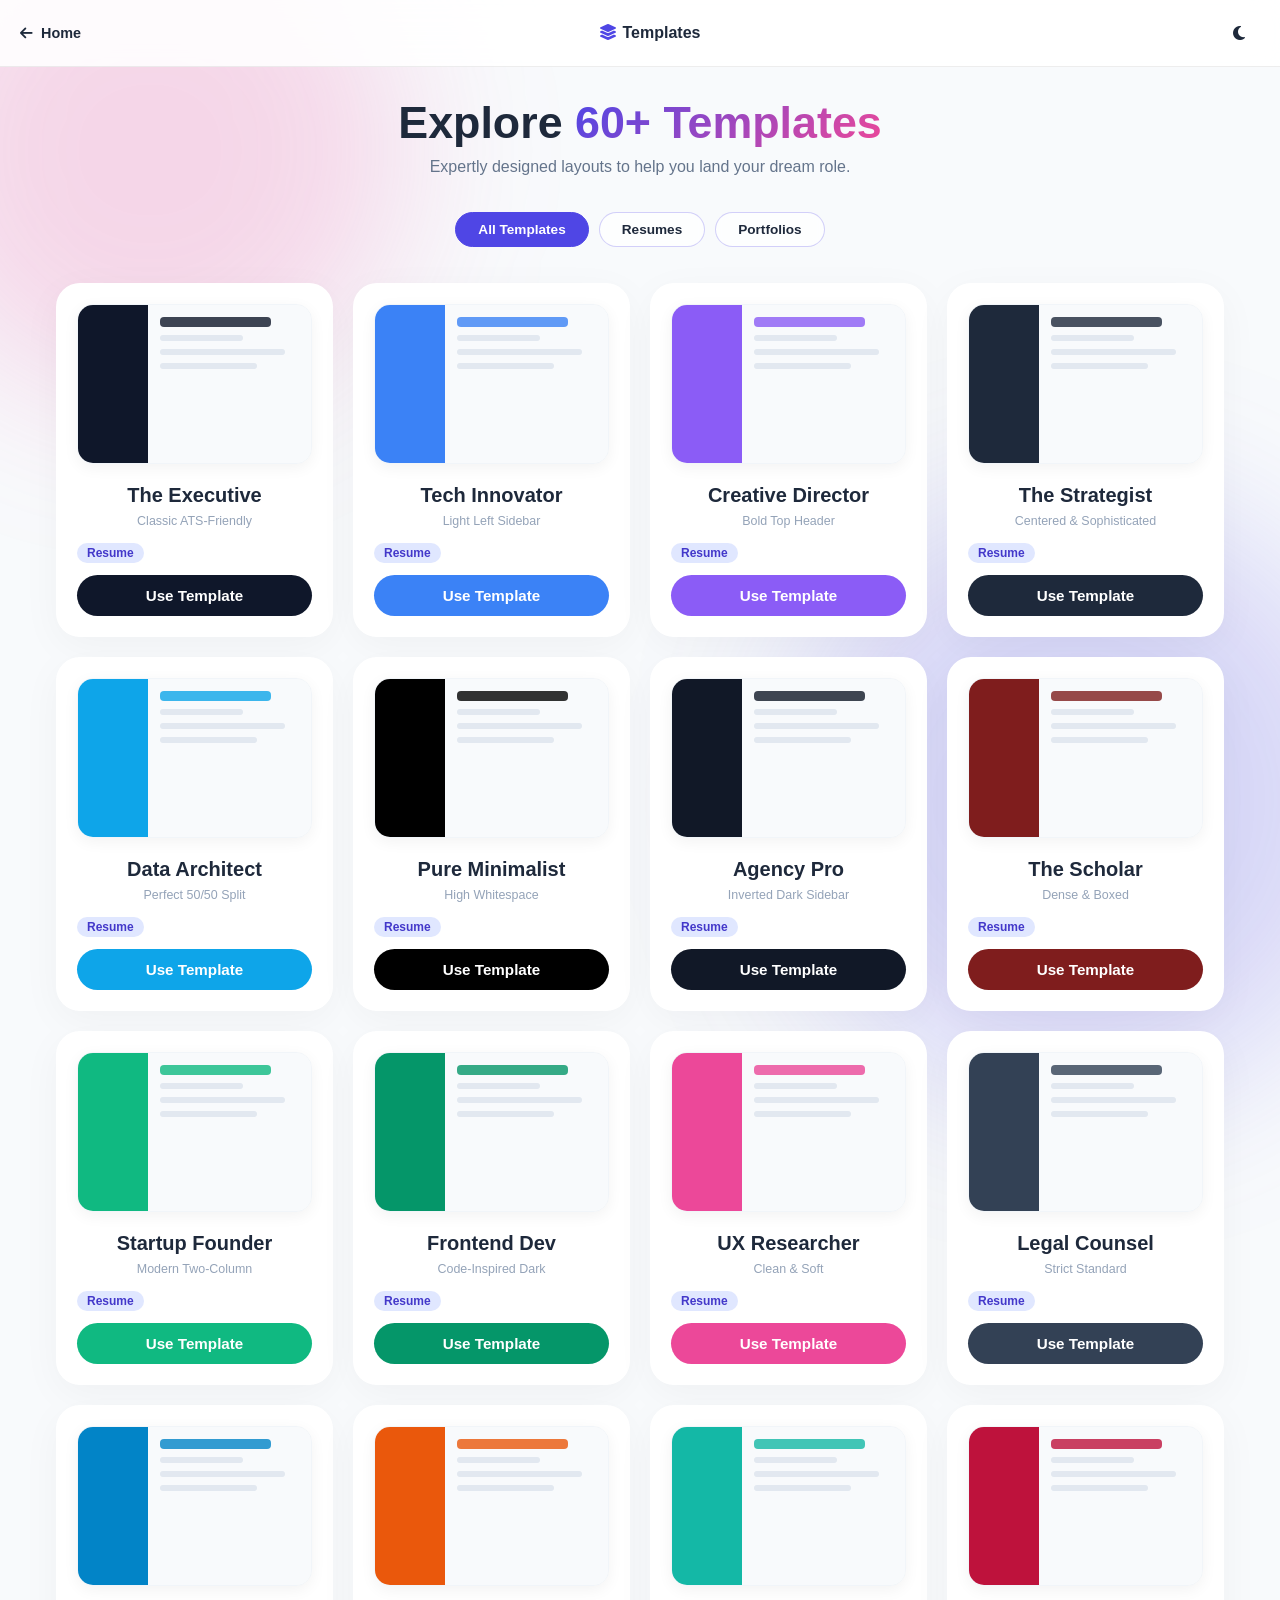
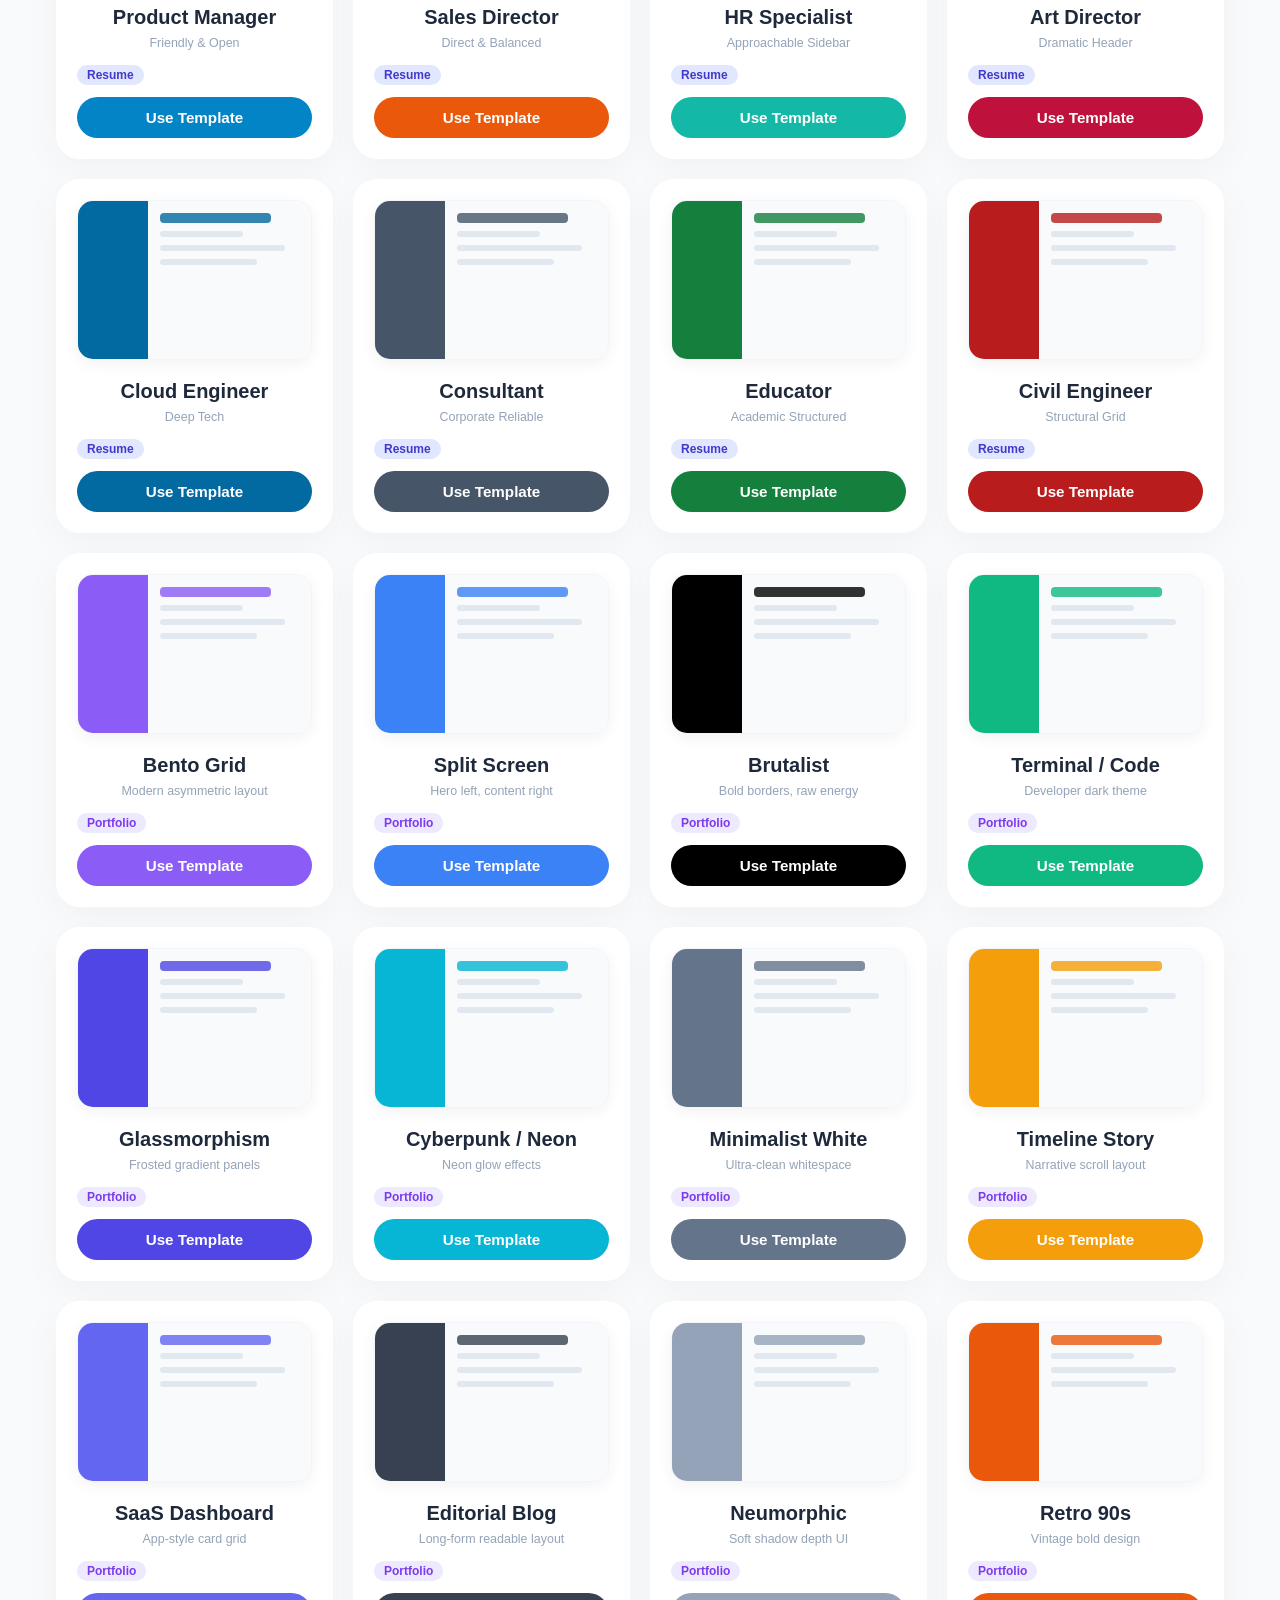
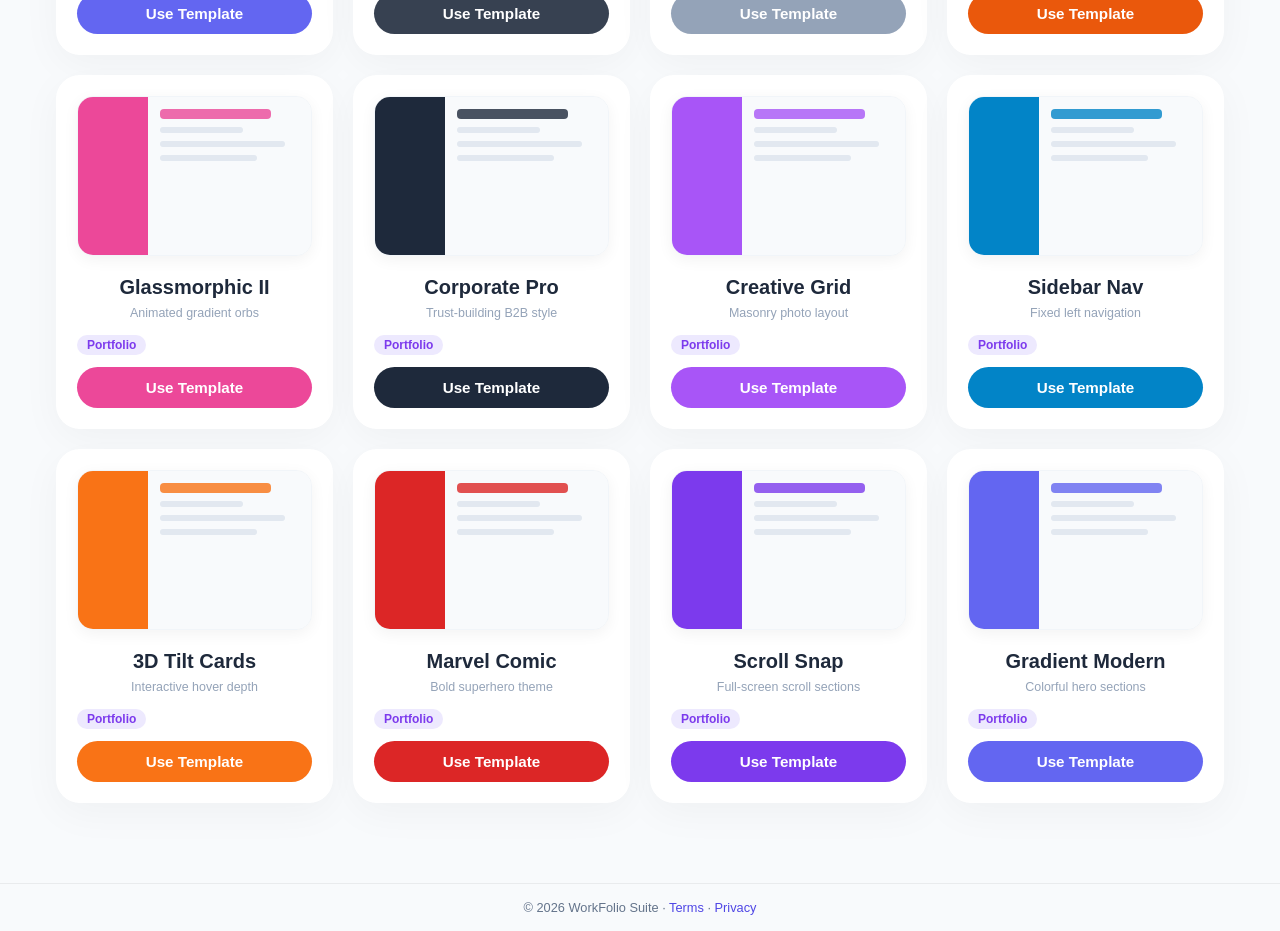
<file: templates.html>
<!DOCTYPE html>
<html lang="en">
<head>
    <meta charset="UTF-8">
    <meta http-equiv="Content-Security-Policy" content="default-src 'self'; script-src 'self' 'unsafe-inline' https://cdnjs.cloudflare.com https://cdn.jsdelivr.net https://cdn.tailwindcss.com https://www.googletagmanager.com https://plausible.io https://analytics.umami.is; style-src 'self' 'unsafe-inline' https://cdnjs.cloudflare.com https://fonts.googleapis.com https://fonts.gstatic.com; font-src 'self' data: https://cdnjs.cloudflare.com https://fonts.gstatic.com; connect-src 'self' https://*.supabase.co https://api.web3forms.com https://fonts.googleapis.com https://fonts.gstatic.com; img-src 'self' data: blob: https:; frame-src 'self' blob:; object-src 'none';">
    <meta name="viewport" content="width=device-width, initial-scale=1.0, maximum-scale=1.0">
    <title>Templates Library | WorkFolio</title>
    <meta name="description" content="Browse 60+ professionally designed resume and portfolio templates on WorkFolio.">
    <link rel="icon" type="image/png" href="1775117704121_logo.png">
    <link rel="stylesheet" href="style.css">
    <link rel="stylesheet" href="https://cdnjs.cloudflare.com/ajax/libs/font-awesome/6.4.0/css/all.min.css">
    <style>
        /* Sticky top nav */
        .top-nav {
            position: sticky; top: 0; z-index: 900;
            background: rgba(255,255,255,0.88);
            backdrop-filter: blur(16px); -webkit-backdrop-filter: blur(16px);
            border-bottom: 1px solid rgba(0,0,0,0.07);
            padding: 12px 20px;
            display: flex; align-items: center; justify-content: space-between; gap: 12px;
        }
        [data-theme="dark"] .top-nav {
            background: rgba(15,23,42,0.92) !important;
            border-bottom-color: rgba(255,255,255,0.07) !important;
        }
        .back-btn { display:flex; align-items:center; gap:8px; font-weight:700; font-size:0.9rem; color:var(--text-dark); text-decoration:none; transition:0.2s; flex-shrink:0; }
        .back-btn:hover { color:var(--primary); }
        [data-theme="dark"] .back-btn { color:#f1f5f9; }
        .page-title { font-weight:800; font-size:1rem; color:var(--text-dark); white-space:nowrap; }
        [data-theme="dark"] .page-title { color:#f1f5f9; }
        .theme-toggle { background:none; border:none; cursor:pointer; font-size:1.1rem; color:var(--text-dark); min-width:40px; min-height:40px; display:flex; align-items:center; justify-content:center; border-radius:10px; transition:0.2s; flex-shrink:0; }
        .theme-toggle:hover { background:rgba(79,70,229,0.1); color:var(--primary); }
        [data-theme="dark"] .theme-toggle { color:#f1f5f9; }

        /* Page layout */
        .tpl-page-wrap { max-width: 1200px; margin: 0 auto; padding: 30px 16px 80px; }
        .tpl-page-hero { text-align:center; margin-bottom:36px; }
        .tpl-page-hero h1 { font-size:clamp(1.8rem,5vw,2.8rem); font-weight:900; color:var(--text-dark); margin-bottom:10px; }
        .tpl-page-hero p { color:var(--text-light); font-size:1rem; }
        [data-theme="dark"] .tpl-page-hero h1 { color:#f1f5f9; }

        /* Filter bar */
        .filter-bar { display:flex; justify-content:center; gap:10px; margin-bottom:36px; flex-wrap:wrap; }
        .filter-btn {
            padding: 9px 22px; border-radius: 30px;
            border: 1.5px solid rgba(79,70,229,0.25);
            background: rgba(255,255,255,0.7);
            color: var(--text-dark); font-weight: 700; font-size: 0.85rem;
            cursor: pointer; transition: all 0.2s; backdrop-filter: blur(6px);
        }
        .filter-btn:hover { border-color: var(--primary); color: var(--primary); }
        .filter-btn.active { background: var(--primary); color: white; border-color: var(--primary); }
        [data-theme="dark"] .filter-btn { background: rgba(30,41,59,0.7); color:#cbd5e1; border-color:rgba(255,255,255,0.12); }
        [data-theme="dark"] .filter-btn.active { background: var(--primary); color:white; }

        /* Template grid */
        .tpl-grid {
            display: grid;
            grid-template-columns: repeat(auto-fill, minmax(220px, 1fr));
            gap: 20px;
        }
        @media(max-width: 480px) { .tpl-grid { grid-template-columns: repeat(auto-fill, minmax(160px, 1fr)); gap:14px; } }

        .tpl-card {
            background: white; border-radius: 18px; overflow: hidden;
            border: 1px solid #e2e8f0; cursor: pointer; transition: all 0.25s;
            display: flex; flex-direction: column;
        }
        .tpl-card:hover { transform: translateY(-5px); box-shadow: 0 14px 35px rgba(79,70,229,0.14); border-color: var(--primary); }
        [data-theme="dark"] .tpl-card { background: #1e293b; border-color: #334155; }
        [data-theme="dark"] .tpl-card:hover { border-color: var(--primary); }

        .tpl-preview { height: 130px; position: relative; overflow: hidden; }
        .tpl-card-body { padding: 14px; flex: 1; display: flex; flex-direction: column; }
        .tpl-card-body h3 { font-size: 0.88rem; font-weight: 800; color: #1e293b; margin-bottom: 3px; }
        [data-theme="dark"] .tpl-card-body h3 { color: #f1f5f9; }
        .tpl-card-body p { font-size: 0.72rem; color: #94a3b8; margin-bottom: 12px; flex:1; }
        .tpl-type-badge { font-size: 0.68rem; font-weight: 700; padding: 2px 8px; border-radius: 10px; display:inline-block; margin-bottom:10px; }
        .tpl-choose-btn { width:100%; padding:8px; border:none; border-radius:10px; font-weight:700; font-size:0.8rem; cursor:pointer; color:white; transition:0.2s; }
        .tpl-choose-btn:hover { filter: brightness(1.1); transform: scale(1.02); }

        /* Toast notification */
        #toast {
            position: fixed; bottom: 28px; left: 50%; transform: translateX(-50%) translateY(80px);
            background: white; padding: 12px 24px; border-radius: 50px;
            box-shadow: 0 8px 30px rgba(0,0,0,0.12); font-weight: 700; font-size: 0.9rem;
            z-index: 9999; transition: transform 0.4s cubic-bezier(0.34,1.56,0.64,1), opacity 0.4s;
            opacity: 0; border-left: 4px solid #10b981; color: #1e293b;
            display: flex; align-items: center; gap: 10px;
            pointer-events: none;
        }
        #toast.show { transform: translateX(-50%) translateY(0); opacity: 1; }
    </style>
</head>
<body>
    <div class="bg-orb orb-1"></div>
    <div class="bg-orb orb-2"></div>

    <!-- Top Nav -->
    <nav class="top-nav">
        <a href="index.html" class="back-btn">
            <i class="fas fa-arrow-left"></i> Home
        </a>
        <div class="page-title"><i class="fas fa-layer-group" style="color:var(--primary);margin-right:6px;"></i>Templates</div>
        <button class="theme-toggle" onclick="toggleTheme()" title="Toggle dark mode">
            <i class="fas fa-moon" id="themeIcon"></i>
        </button>
    </nav>

    <div class="tpl-page-wrap">
        <div class="tpl-page-hero">
            <h1>Explore <span class="text-gradient">60+ Templates</span></h1>
            <p>Expertly designed layouts to help you land your dream role.</p>
        </div>

        <div class="filter-bar">
            <button class="filter-btn active" onclick="filterTemplates('all',this)">All Templates</button>
            <button class="filter-btn" onclick="filterTemplates('resume',this)">Resumes</button>
            <button class="filter-btn" onclick="filterTemplates('portfolio',this)">Portfolios</button>
        </div>

        <div class="tpl-grid" id="templateContainer"></div>
    </div>

    <!-- Toast -->
    <div id="toast"><i class="fas fa-check-circle" style="color:#10b981;"></i> Template selected! Redirecting...</div>

    <script src="script.js"></script>
    <script>
        // Dark mode
        (function() {
            const saved = localStorage.getItem('wf_theme') ||
                (window.matchMedia('(prefers-color-scheme: dark)').matches ? 'dark' : 'light');
            document.documentElement.setAttribute('data-theme', saved);
            const icon = document.getElementById('themeIcon');
            if (icon) icon.className = saved === 'dark' ? 'fas fa-sun' : 'fas fa-moon';
        })();
        function toggleTheme() {
            const isDark = document.documentElement.getAttribute('data-theme') === 'dark';
            document.documentElement.setAttribute('data-theme', isDark ? 'light' : 'dark');
            document.getElementById('themeIcon').className = isDark ? 'fas fa-moon' : 'fas fa-sun';
            localStorage.setItem('wf_theme', isDark ? 'light' : 'dark');
        }

        // Template data
        const allTemplates = [
            // RESUMES
            { type:'resume', name:'The Executive',      color:'#0f172a', desc:'Classic ATS-Friendly',       link:'resume.html' },
            { type:'resume', name:'Tech Innovator',     color:'#3b82f6', desc:'Light Left Sidebar',         link:'resume.html' },
            { type:'resume', name:'Creative Director',  color:'#8b5cf6', desc:'Bold Top Header',            link:'resume.html' },
            { type:'resume', name:'The Strategist',     color:'#1e293b', desc:'Centered & Elegant',         link:'resume.html' },
            { type:'resume', name:'Data Architect',     color:'#0ea5e9', desc:'Perfect 50/50 Split',        link:'resume.html' },
            { type:'resume', name:'Pure Minimalist',    color:'#000000', desc:'High Whitespace',            link:'resume.html' },
            { type:'resume', name:'Agency Pro',         color:'#111827', desc:'Dark Sidebar',               link:'resume.html' },
            { type:'resume', name:'The Scholar',        color:'#7f1d1d', desc:'Dense Academic Format',      link:'resume.html' },
            { type:'resume', name:'Startup Founder',    color:'#10b981', desc:'Modern Two-Column',          link:'resume.html' },
            { type:'resume', name:'Frontend Dev',       color:'#059669', desc:'Code-Inspired Dark',         link:'resume.html' },
            { type:'resume', name:'UX Researcher',      color:'#ec4899', desc:'Clean & Soft',               link:'resume.html' },
            { type:'resume', name:'Legal Counsel',      color:'#334155', desc:'Traditional Serif',          link:'resume.html' },
            { type:'resume', name:'Product Manager',    color:'#0284c7', desc:'Friendly & Open',            link:'resume.html' },
            { type:'resume', name:'Sales Director',     color:'#ea580c', desc:'Direct & Bold',              link:'resume.html' },
            { type:'resume', name:'HR Specialist',      color:'#14b8a6', desc:'Approachable Sidebar',       link:'resume.html' },
            { type:'resume', name:'Art Director',       color:'#be123c', desc:'Dramatic Header',            link:'resume.html' },
            { type:'resume', name:'Cloud Engineer',     color:'#0369a1', desc:'Deep Tech',                  link:'resume.html' },
            { type:'resume', name:'Consultant',         color:'#475569', desc:'Corporate Reliable',         link:'resume.html' },
            { type:'resume', name:'Educator',           color:'#15803d', desc:'Academic Structured',        link:'resume.html' },
            { type:'resume', name:'Civil Engineer',     color:'#b91c1c', desc:'Structural Grid',            link:'resume.html' },
            { type:'resume', name:'Content Writer',     color:'#4c1d95', desc:'Editorial Style',            link:'resume.html' },
            { type:'resume', name:'Brand Strategist',   color:'#c026d3', desc:'Avant-garde',                link:'resume.html' },
            { type:'resume', name:'Healthcare Pro',     color:'#0e7490', desc:'Clinical & Clean',           link:'resume.html' },
            { type:'resume', name:'Event Planner',      color:'#db2777', desc:'Stylized & Fun',             link:'resume.html' },
            { type:'resume', name:'Public Relations',   color:'#b45309', desc:'High-End Luxury',            link:'resume.html' },
            { type:'resume', name:'Scientist',          color:'#4f46e5', desc:'Journal Format',             link:'resume.html' },
            { type:'resume', name:'The Visionary',      color:'#64748b', desc:'Future-Forward Mono',        link:'resume.html' },
            { type:'resume', name:'Systems Analyst',    color:'#1d4ed8', desc:'High Readability Grid',      link:'resume.html' },
            { type:'resume', name:'Operations Lead',    color:'#4338ca', desc:'Traditional Serif',          link:'resume.html' },
            { type:'resume', name:'Start from Scratch', color:'#94a3b8', desc:'Blank Canvas',               link:'resume.html' },
            // PORTFOLIOS
            { type:'portfolio', name:'Bento Grid',       color:'#8b5cf6', desc:'Modern asymmetric layout',  link:'portfolio.html' },
            { type:'portfolio', name:'Minimalist',        color:'#64748b', desc:'Ultra-clean whitespace',    link:'portfolio.html' },
            { type:'portfolio', name:'Neo-Brutalism',     color:'#000000', desc:'Bold borders, raw energy',  link:'portfolio.html' },
            { type:'portfolio', name:'Terminal / Hacker', color:'#10b981', desc:'Developer dark theme',      link:'portfolio.html' },
            { type:'portfolio', name:'Glassmorphism',     color:'#4f46e5', desc:'Frosted gradient panels',   link:'portfolio.html' },
            { type:'portfolio', name:'Cyberpunk Neon',    color:'#06b6d4', desc:'Neon glow effects',         link:'portfolio.html' },
            { type:'portfolio', name:'Corporate Pro',     color:'#1e293b', desc:'Trust-building B2B style',  link:'portfolio.html' },
            { type:'portfolio', name:'Neumorphic',        color:'#94a3b8', desc:'Soft shadow depth UI',      link:'portfolio.html' },
            { type:'portfolio', name:'Split Screen',      color:'#3b82f6', desc:'Hero left, content right',  link:'portfolio.html' },
            { type:'portfolio', name:'Magazine',          color:'#374151', desc:'Editorial long-form',        link:'portfolio.html' },
            { type:'portfolio', name:'SaaS Dashboard',    color:'#6366f1', desc:'App-style card grid',        link:'portfolio.html' },
            { type:'portfolio', name:'Bento Dark',        color:'#4f46e5', desc:'Dark bento asymmetric',     link:'portfolio.html' },
            { type:'portfolio', name:'Paper White',       color:'#64748b', desc:'Clean paper aesthetic',     link:'portfolio.html' },
            { type:'portfolio', name:'Gradient Wave',     color:'#ec4899', desc:'Animated gradient hero',    link:'portfolio.html' },
            { type:'portfolio', name:'Retro 90s',         color:'#ea580c', desc:'Vintage bold design',       link:'portfolio.html' },
            { type:'portfolio', name:'Split Dark',        color:'#0f172a', desc:'Dark split layout',         link:'portfolio.html' },
            { type:'portfolio', name:'Serif Classic',     color:'#1e293b', desc:'Academic formal',           link:'portfolio.html' },
            { type:'portfolio', name:'Timeline Story',    color:'#f59e0b', desc:'Narrative scroll layout',   link:'portfolio.html' },
            { type:'portfolio', name:'Cards Stack',       color:'#a855f7', desc:'Layered card depth',        link:'portfolio.html' },
            { type:'portfolio', name:'Matrix Green',      color:'#10b981', desc:'Matrix code rain',          link:'portfolio.html' },
            { type:'portfolio', name:'Pastel Dream',      color:'#db2777', desc:'Soft pastel cards',         link:'portfolio.html' },
            { type:'portfolio', name:'Brutalist Bold',    color:'#000000', desc:'Typography-first',          link:'portfolio.html' },
            { type:'portfolio', name:'Monochrome',        color:'#374151', desc:'Black & white contrast',    link:'portfolio.html' },
            { type:'portfolio', name:'Floating Cards',    color:'#6366f1', desc:'Elevated card layout',      link:'portfolio.html' },
            { type:'portfolio', name:'Aurora',            color:'#7c3aed', desc:'Northern lights gradient',  link:'portfolio.html' },
            { type:'portfolio', name:'Blueprint',         color:'#1d4ed8', desc:'Technical/Engineering',     link:'portfolio.html' },
            { type:'portfolio', name:'Dusk Gradient',     color:'#9333ea', desc:'Warm to cool gradient',     link:'portfolio.html' },
            { type:'portfolio', name:'Neon Pulse',        color:'#a855f7', desc:'Animated neon borders',     link:'portfolio.html' },
            { type:'portfolio', name:'Bento Light',       color:'#4f46e5', desc:'Light bento grid',          link:'portfolio.html' },
            { type:'portfolio', name:'Marvel / Comic',    color:'#dc2626', desc:'Superhero epic theme',       link:'portfolio.html' },
        ];

        let currentFilter = 'all';

        function filterTemplates(type, btn) {
            currentFilter = type;
            document.querySelectorAll('.filter-btn').forEach(b => b.classList.remove('active'));
            btn.classList.add('active');
            renderTemplates();
        }

        function renderTemplates() {
            const container = document.getElementById('templateContainer');
            const filtered = currentFilter === 'all' ? allTemplates : allTemplates.filter(t => t.type === currentFilter);

            container.innerHTML = filtered.map(t => {
                const isResume = t.type === 'resume';
                const badgeBg  = isResume ? 'rgba(79,70,229,0.12)' : 'rgba(168,85,247,0.12)';
                const badgeCol = isResume ? '#4338ca' : '#7c3aed';
                const badgeTxt = isResume ? 'Resume' : 'Portfolio';
                return `
                <div class="tpl-card" onclick="useTemplate('${t.link}','${t.name}')">
                    <div class="tpl-preview">
                        <div style="width:28%;background:${t.color};height:100%;"></div>
                        <div style="flex:1;background:#f8fafc;display:flex;flex-direction:column;padding:10px;gap:6px;">
                            <div style="width:80%;height:8px;background:${t.color};border-radius:3px;opacity:.9;"></div>
                            <div style="width:55%;height:5px;background:#e2e8f0;border-radius:3px;"></div>
                            <div style="width:90%;height:5px;background:#e2e8f0;border-radius:3px;"></div>
                            <div style="display:flex;gap:4px;flex:1;margin-top:2px;">
                                <div style="flex:2;background:#e2e8f0;border-radius:3px;opacity:.5;"></div>
                                <div style="flex:1;background:#e2e8f0;border-radius:3px;opacity:.4;"></div>
                            </div>
                        </div>
                    </div>
                    <div class="tpl-card-body">
                        <span class="tpl-type-badge" style="background:${badgeBg};color:${badgeCol};">${badgeTxt}</span>
                        <h3>${t.name}</h3>
                        <p>${t.desc}</p>
                        <button class="tpl-choose-btn" style="background:${t.color === '#000000' ? '#1e293b' : t.color};">Use Template</button>
                    </div>
                </div>`;
            }).join('');
        }

        function useTemplate(link, name) {
            const toast = document.getElementById('toast');
            toast.classList.add('show');
            setTimeout(() => { toast.classList.remove('show'); window.location.href = link; }, 1400);
        }

        // Init
        document.addEventListener('DOMContentLoaded', renderTemplates);
    </script>

<footer style="text-align:center;padding:16px;font-size:0.8rem;color:var(--text-light);border-top:1px solid rgba(0,0,0,0.06);">&copy; 2026 WorkFolio Suite · <a href="terms.html" style="color:var(--primary);text-decoration:none;">Terms</a> · <a href="privacy.html" style="color:var(--primary);text-decoration:none;">Privacy</a></footer>
</body>
</html>
</file>
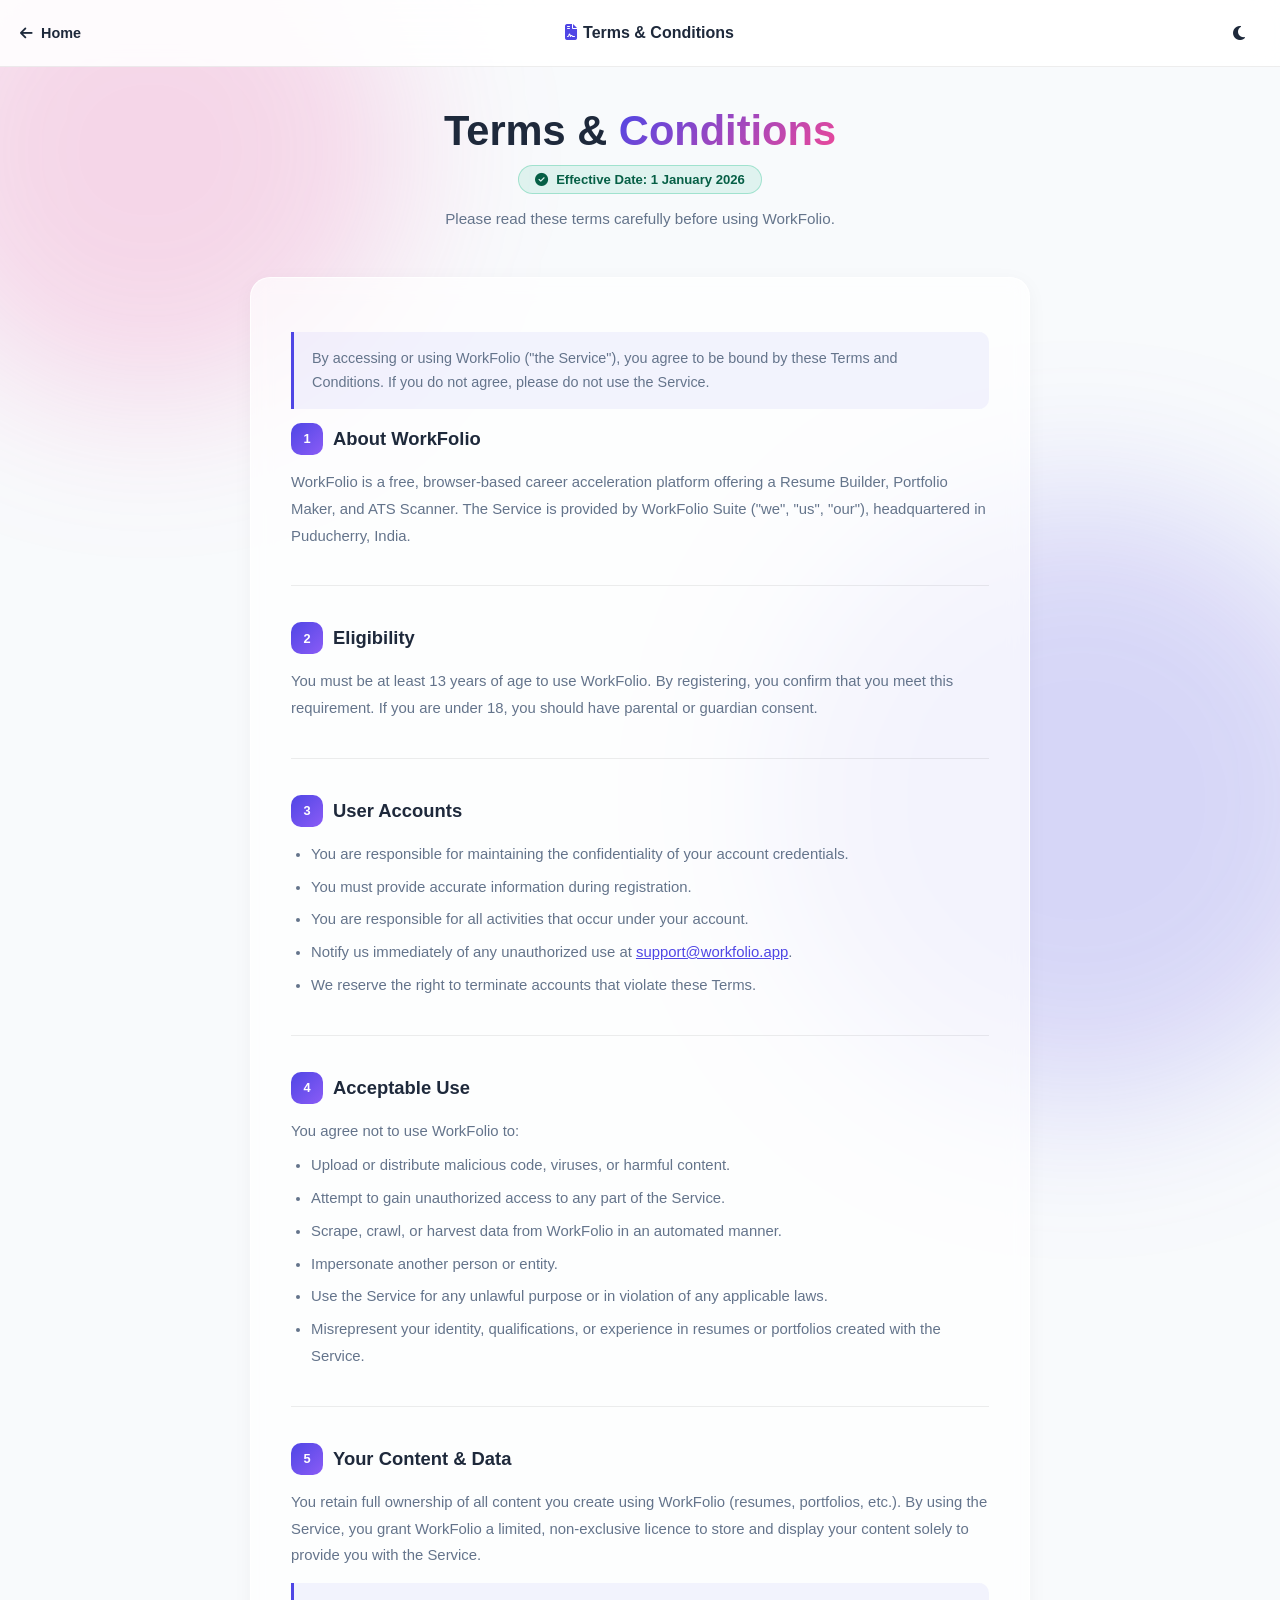
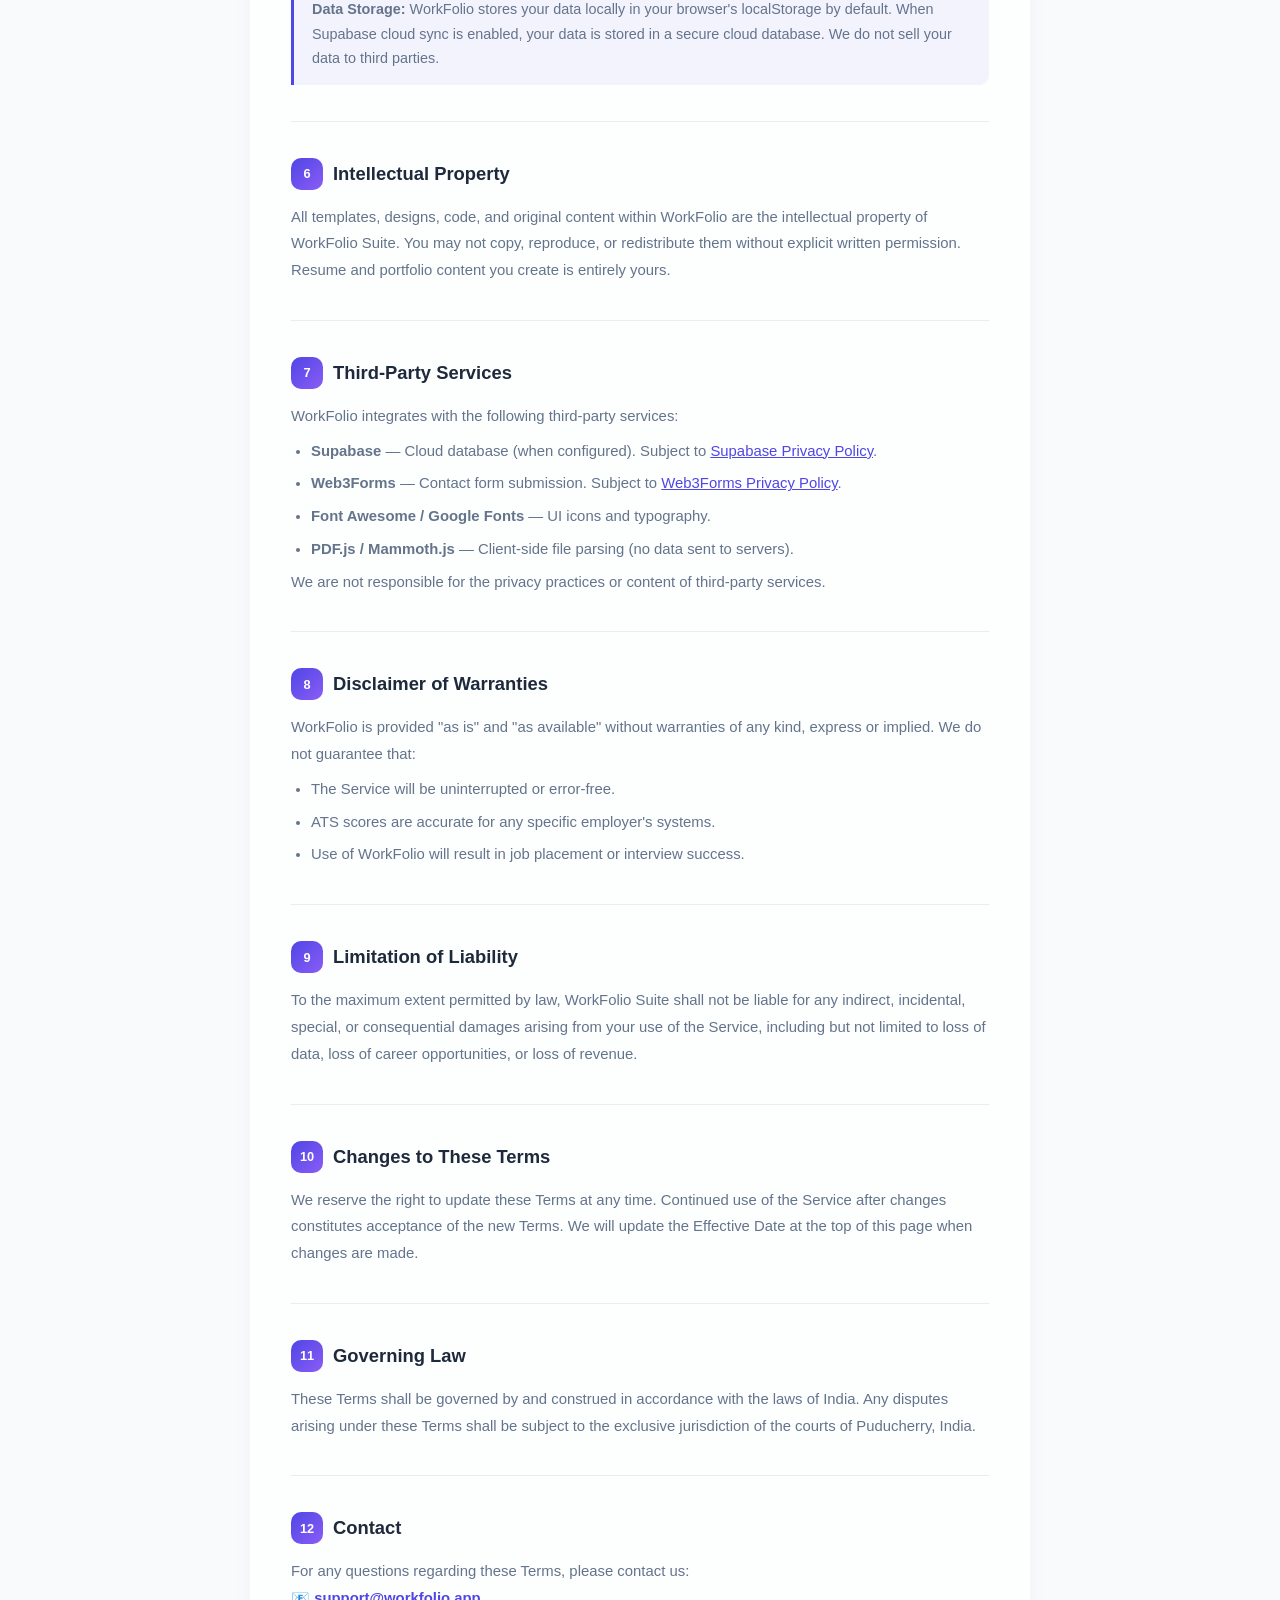
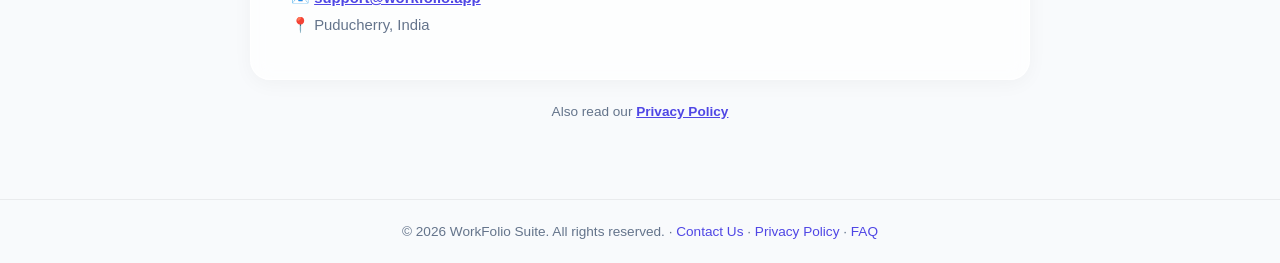
<file: terms.html>
<!DOCTYPE html>
<html lang="en">
<head>
    <meta charset="UTF-8">
    <meta http-equiv="Content-Security-Policy" content="default-src 'self'; script-src 'self' 'unsafe-inline' https://cdnjs.cloudflare.com https://cdn.jsdelivr.net https://cdn.tailwindcss.com https://www.googletagmanager.com https://plausible.io https://analytics.umami.is; style-src 'self' 'unsafe-inline' https://cdnjs.cloudflare.com https://fonts.googleapis.com https://fonts.gstatic.com; font-src 'self' data: https://cdnjs.cloudflare.com https://fonts.gstatic.com; connect-src 'self' https://*.supabase.co https://api.web3forms.com https://fonts.googleapis.com https://fonts.gstatic.com; img-src 'self' data: blob: https:; frame-src 'self' blob:; object-src 'none';">
    <meta name="viewport" content="width=device-width, initial-scale=1.0, maximum-scale=1.0">
    <title>Terms & Conditions | WorkFolio</title>
    <meta name="description" content="Read WorkFolio's Terms and Conditions. Understand your rights and responsibilities when using our free career tools.">
    <link rel="icon" type="image/png" href="1775117704121_logo.png">
    <link rel="stylesheet" href="style.css">
    <link rel="stylesheet" href="https://cdnjs.cloudflare.com/ajax/libs/font-awesome/6.4.0/css/all.min.css">
    <style>
        .top-nav {
            position: sticky; top: 0; z-index: 900;
            background: rgba(255,255,255,0.88);
            backdrop-filter: blur(16px); -webkit-backdrop-filter: blur(16px);
            border-bottom: 1px solid rgba(0,0,0,0.07);
            padding: 12px 20px;
            display: flex; align-items: center; justify-content: space-between;
        }
        [data-theme="dark"] .top-nav { background: rgba(15,23,42,0.92) !important; border-bottom-color: rgba(255,255,255,0.07) !important; }
        .back-btn { display:flex; align-items:center; gap:8px; font-weight:700; font-size:0.9rem; color:var(--text-dark); text-decoration:none; transition:0.2s; }
        .back-btn:hover { color:var(--primary); }
        [data-theme="dark"] .back-btn { color:#f1f5f9; }
        .page-title { font-weight:800; font-size:1rem; color:var(--text-dark); }
        [data-theme="dark"] .page-title { color:#f1f5f9; }
        .theme-toggle { background:none; border:none; cursor:pointer; font-size:1.1rem; color:var(--text-dark); min-width:40px; min-height:40px; display:flex; align-items:center; justify-content:center; border-radius:10px; transition:0.2s; }
        .theme-toggle:hover { background:rgba(79,70,229,0.1); color:var(--primary); }
        [data-theme="dark"] .theme-toggle { color:#f1f5f9; }

        .legal-wrap { max-width: 820px; margin: 0 auto; padding: 40px 20px 80px; }
        .legal-hero { text-align: center; margin-bottom: 50px; }
        .legal-hero h1 { font-size: clamp(1.8rem, 5vw, 2.6rem); font-weight: 900; color: var(--text-dark); margin-bottom: 10px; }
        .legal-hero p { color: var(--text-light); font-size: 0.95rem; }
        [data-theme="dark"] .legal-hero h1 { color: #f1f5f9; }

        .legal-card {
            background: rgba(255,255,255,0.7);
            backdrop-filter: blur(10px);
            border-radius: 20px;
            border: 1px solid rgba(255,255,255,0.8);
            box-shadow: 0 4px 20px rgba(0,0,0,0.04);
            padding: 40px;
            margin-bottom: 20px;
        }
        [data-theme="dark"] .legal-card { background: rgba(30,41,59,0.7) !important; border-color: rgba(255,255,255,0.08) !important; }

        .legal-section { margin-bottom: 36px; }
        .legal-section:last-child { margin-bottom: 0; }
        .section-num {
            display: inline-flex; align-items: center; justify-content: center;
            width: 32px; height: 32px; border-radius: 10px;
            background: linear-gradient(135deg, #4f46e5, #8b5cf6);
            color: white; font-size: 0.8rem; font-weight: 800;
            margin-right: 10px; flex-shrink: 0;
        }
        .section-header { display: flex; align-items: center; margin-bottom: 14px; }
        .section-header h2 { font-size: 1.15rem; font-weight: 800; color: var(--text-dark); margin: 0; }
        [data-theme="dark"] .section-header h2 { color: #f1f5f9; }
        .legal-section p, .legal-section li { color: var(--text-light); font-size: 0.93rem; line-height: 1.8; }
        [data-theme="dark"] .legal-section p, [data-theme="dark"] .legal-section li { color: #94a3b8; }
        .legal-section ul { padding-left: 20px; margin-top: 8px; }
        .legal-section ul li { margin-bottom: 6px; }

        .highlight-box {
            background: rgba(79,70,229,0.06);
            border-left: 3px solid var(--primary);
            border-radius: 0 10px 10px 0;
            padding: 14px 18px;
            margin: 14px 0;
            color: var(--text-light);
            font-size: 0.9rem;
            line-height: 1.7;
        }
        [data-theme="dark"] .highlight-box { background: rgba(79,70,229,0.1); color: #94a3b8; }

        .divider-line { border: none; border-top: 1px solid rgba(0,0,0,0.07); margin: 36px 0; }
        [data-theme="dark"] .divider-line { border-top-color: rgba(255,255,255,0.08); }

        .effective-badge {
            display: inline-flex; align-items: center; gap: 8px;
            background: rgba(16,185,129,0.1); border: 1px solid rgba(16,185,129,0.3);
            color: #065f46; border-radius: 50px; padding: 6px 16px;
            font-size: 0.82rem; font-weight: 700; margin-bottom: 16px;
        }
        [data-theme="dark"] .effective-badge { background: rgba(16,185,129,0.15); color: #6ee7b7; border-color: rgba(16,185,129,0.3); }
    </style>
</head>
<body>
    <div class="bg-orb orb-1"></div>
    <div class="bg-orb orb-2"></div>

    <nav class="top-nav">
        <a href="index.html" class="back-btn"><i class="fas fa-arrow-left"></i> Home</a>
        <div class="page-title"><i class="fas fa-file-contract" style="color:var(--primary);margin-right:6px;"></i>Terms & Conditions</div>
        <button class="theme-toggle" onclick="toggleTheme()" title="Toggle dark mode">
            <i class="fas fa-moon" id="themeIcon"></i>
        </button>
    </nav>

    <div class="legal-wrap">

        <div class="legal-hero">
            <h1>Terms & <span class="text-gradient">Conditions</span></h1>
            <div class="effective-badge"><i class="fas fa-check-circle"></i> Effective Date: 1 January 2026</div>
            <p>Please read these terms carefully before using WorkFolio.</p>
        </div>

        <div class="legal-card">

            <div class="highlight-box">
                By accessing or using WorkFolio ("the Service"), you agree to be bound by these Terms and Conditions. If you do not agree, please do not use the Service.
            </div>

            <!-- 1 -->
            <div class="legal-section">
                <div class="section-header">
                    <span class="section-num">1</span>
                    <h2>About WorkFolio</h2>
                </div>
                <p>WorkFolio is a free, browser-based career acceleration platform offering a Resume Builder, Portfolio Maker, and ATS Scanner. The Service is provided by WorkFolio Suite ("we", "us", "our"), headquartered in Puducherry, India.</p>
            </div>

            <hr class="divider-line">

            <!-- 2 -->
            <div class="legal-section">
                <div class="section-header">
                    <span class="section-num">2</span>
                    <h2>Eligibility</h2>
                </div>
                <p>You must be at least 13 years of age to use WorkFolio. By registering, you confirm that you meet this requirement. If you are under 18, you should have parental or guardian consent.</p>
            </div>

            <hr class="divider-line">

            <!-- 3 -->
            <div class="legal-section">
                <div class="section-header">
                    <span class="section-num">3</span>
                    <h2>User Accounts</h2>
                </div>
                <ul>
                    <li>You are responsible for maintaining the confidentiality of your account credentials.</li>
                    <li>You must provide accurate information during registration.</li>
                    <li>You are responsible for all activities that occur under your account.</li>
                    <li>Notify us immediately of any unauthorized use at <a href="mailto:support@workfolio.app" style="color:var(--primary);">support@workfolio.app</a>.</li>
                    <li>We reserve the right to terminate accounts that violate these Terms.</li>
                </ul>
            </div>

            <hr class="divider-line">

            <!-- 4 -->
            <div class="legal-section">
                <div class="section-header">
                    <span class="section-num">4</span>
                    <h2>Acceptable Use</h2>
                </div>
                <p>You agree not to use WorkFolio to:</p>
                <ul>
                    <li>Upload or distribute malicious code, viruses, or harmful content.</li>
                    <li>Attempt to gain unauthorized access to any part of the Service.</li>
                    <li>Scrape, crawl, or harvest data from WorkFolio in an automated manner.</li>
                    <li>Impersonate another person or entity.</li>
                    <li>Use the Service for any unlawful purpose or in violation of any applicable laws.</li>
                    <li>Misrepresent your identity, qualifications, or experience in resumes or portfolios created with the Service.</li>
                </ul>
            </div>

            <hr class="divider-line">

            <!-- 5 -->
            <div class="legal-section">
                <div class="section-header">
                    <span class="section-num">5</span>
                    <h2>Your Content & Data</h2>
                </div>
                <p>You retain full ownership of all content you create using WorkFolio (resumes, portfolios, etc.). By using the Service, you grant WorkFolio a limited, non-exclusive licence to store and display your content solely to provide you with the Service.</p>
                <div class="highlight-box">
                    <strong>Data Storage:</strong> WorkFolio stores your data locally in your browser's localStorage by default. When Supabase cloud sync is enabled, your data is stored in a secure cloud database. We do not sell your data to third parties.
                </div>
            </div>

            <hr class="divider-line">

            <!-- 6 -->
            <div class="legal-section">
                <div class="section-header">
                    <span class="section-num">6</span>
                    <h2>Intellectual Property</h2>
                </div>
                <p>All templates, designs, code, and original content within WorkFolio are the intellectual property of WorkFolio Suite. You may not copy, reproduce, or redistribute them without explicit written permission.</p>
                <p>Resume and portfolio content you create is entirely yours.</p>
            </div>

            <hr class="divider-line">

            <!-- 7 -->
            <div class="legal-section">
                <div class="section-header">
                    <span class="section-num">7</span>
                    <h2>Third-Party Services</h2>
                </div>
                <p>WorkFolio integrates with the following third-party services:</p>
                <ul>
                    <li><strong>Supabase</strong> — Cloud database (when configured). Subject to <a href="https://supabase.com/privacy" target="_blank" rel="noopener" style="color:var(--primary);">Supabase Privacy Policy</a>.</li>
                    <li><strong>Web3Forms</strong> — Contact form submission. Subject to <a href="https://web3forms.com/privacy" target="_blank" rel="noopener" style="color:var(--primary);">Web3Forms Privacy Policy</a>.</li>
                    <li><strong>Font Awesome / Google Fonts</strong> — UI icons and typography.</li>
                    <li><strong>PDF.js / Mammoth.js</strong> — Client-side file parsing (no data sent to servers).</li>
                </ul>
                <p>We are not responsible for the privacy practices or content of third-party services.</p>
            </div>

            <hr class="divider-line">

            <!-- 8 -->
            <div class="legal-section">
                <div class="section-header">
                    <span class="section-num">8</span>
                    <h2>Disclaimer of Warranties</h2>
                </div>
                <p>WorkFolio is provided "as is" and "as available" without warranties of any kind, express or implied. We do not guarantee that:</p>
                <ul>
                    <li>The Service will be uninterrupted or error-free.</li>
                    <li>ATS scores are accurate for any specific employer's systems.</li>
                    <li>Use of WorkFolio will result in job placement or interview success.</li>
                </ul>
            </div>

            <hr class="divider-line">

            <!-- 9 -->
            <div class="legal-section">
                <div class="section-header">
                    <span class="section-num">9</span>
                    <h2>Limitation of Liability</h2>
                </div>
                <p>To the maximum extent permitted by law, WorkFolio Suite shall not be liable for any indirect, incidental, special, or consequential damages arising from your use of the Service, including but not limited to loss of data, loss of career opportunities, or loss of revenue.</p>
            </div>

            <hr class="divider-line">

            <!-- 10 -->
            <div class="legal-section">
                <div class="section-header">
                    <span class="section-num">10</span>
                    <h2>Changes to These Terms</h2>
                </div>
                <p>We reserve the right to update these Terms at any time. Continued use of the Service after changes constitutes acceptance of the new Terms. We will update the Effective Date at the top of this page when changes are made.</p>
            </div>

            <hr class="divider-line">

            <!-- 11 -->
            <div class="legal-section">
                <div class="section-header">
                    <span class="section-num">11</span>
                    <h2>Governing Law</h2>
                </div>
                <p>These Terms shall be governed by and construed in accordance with the laws of India. Any disputes arising under these Terms shall be subject to the exclusive jurisdiction of the courts of Puducherry, India.</p>
            </div>

            <hr class="divider-line">

            <!-- 12 -->
            <div class="legal-section">
                <div class="section-header">
                    <span class="section-num">12</span>
                    <h2>Contact</h2>
                </div>
                <p>For any questions regarding these Terms, please contact us:</p>
                <p>📧 <a href="mailto:support@workfolio.app" style="color:var(--primary);font-weight:600;">support@workfolio.app</a><br>
                📍 Puducherry, India</p>
            </div>

        </div>

        <p style="text-align:center;color:var(--text-light);font-size:0.85rem;margin-top:24px;">
            Also read our <a href="privacy.html" style="color:var(--primary);font-weight:600;">Privacy Policy</a>
        </p>
    </div>

    <footer style="text-align:center;padding:24px;color:var(--text-light);font-size:0.85rem;border-top:1px solid rgba(0,0,0,0.06);">
        <p>&copy; 2026 WorkFolio Suite. All rights reserved. ·
            <a href="contact.html" style="color:var(--primary);text-decoration:none;">Contact Us</a> ·
            <a href="privacy.html" style="color:var(--primary);text-decoration:none;">Privacy Policy</a> ·
            <a href="faq.html" style="color:var(--primary);text-decoration:none;">FAQ</a>
        </p>
    </footer>

    <script>
        (function() {
            const saved = localStorage.getItem('wf_theme') ||
                (window.matchMedia('(prefers-color-scheme: dark)').matches ? 'dark' : 'light');
            document.documentElement.setAttribute('data-theme', saved);
            const icon = document.getElementById('themeIcon');
            if (icon) icon.className = saved === 'dark' ? 'fas fa-sun' : 'fas fa-moon';
        })();
        function toggleTheme() {
            const isDark = document.documentElement.getAttribute('data-theme') === 'dark';
            document.documentElement.setAttribute('data-theme', isDark ? 'light' : 'dark');
            document.getElementById('themeIcon').className = isDark ? 'fas fa-moon' : 'fas fa-sun';
            localStorage.setItem('wf_theme', isDark ? 'light' : 'dark');
        }
    </script>
</body>
</html>
</file>
<file: style.css>
@import url('https://fonts.googleapis.com/css2?family=Outfit:wght@300;400;600;800&display=swap');
@import url('https://fonts.googleapis.com/css2?family=Merriweather:wght@400;700&family=Open+Sans:wght@400;600;700&family=Playfair+Display:wght@700&display=swap');

:root {
    --primary: #4F46E5;
    --secondary: #ec4899;
    --text-dark: #1e293b;
    --text-light: #64748b;
    --glass-bg: rgba(255, 255, 255, 0.4);
    --glass-border: rgba(255, 255, 255, 0.6);
    --glass-shadow: 0 8px 32px 0 rgba(31, 38, 135, 0.07);
}

/* ========================================================
   GLOBAL DARK MODE — Applied to ALL pages via data-theme
   ======================================================== */
[data-theme="dark"] {
    --primary: #818cf8;
    --secondary: #f472b6;
    --text-dark: #f1f5f9;
    --text-light: #94a3b8;
    --glass-bg: rgba(15, 23, 42, 0.75);
    --glass-border: rgba(255, 255, 255, 0.08);
    --glass-shadow: 0 8px 32px 0 rgba(0, 0, 0, 0.4);
    color-scheme: dark;
}
[data-theme="dark"] body { background-color: #0f172a !important; color: #f1f5f9; }
[data-theme="dark"] .glass-panel,
[data-theme="dark"] .glass-card,
[data-theme="dark"] .glass-nav,
[data-theme="dark"] .glass-footer { background: rgba(15,23,42,0.75) !important; border-color: rgba(255,255,255,0.08) !important; }
[data-theme="dark"] .nav-links { background: rgba(15,23,42,0.97) !important; border-color: rgba(255,255,255,0.1) !important; }
[data-theme="dark"] .nav-links a { color: #f1f5f9 !important; border-bottom-color: rgba(255,255,255,0.07) !important; }
[data-theme="dark"] .logo { color: #f1f5f9 !important; }
[data-theme="dark"] .menu-toggle { color: #f1f5f9 !important; }
[data-theme="dark"] details { background: rgba(15,23,42,0.6) !important; border-color: rgba(255,255,255,0.1) !important; }
[data-theme="dark"] details[open] { background: rgba(15,23,42,0.9) !important; }
[data-theme="dark"] summary { color: #f1f5f9 !important; }
[data-theme="dark"] .faq-content { color: #94a3b8 !important; }
[data-theme="dark"] .about-text h2 { color: #f1f5f9 !important; }
[data-theme="dark"] .about-text p { color: #94a3b8 !important; }
[data-theme="dark"] .glass-card h3 { color: #f1f5f9 !important; }
[data-theme="dark"] .glass-card p { color: #94a3b8 !important; }
[data-theme="dark"] .section-title h2 { color: #f1f5f9 !important; }
[data-theme="dark"] .hero-content h1 { color: #f1f5f9; }
[data-theme="dark"] .footer-links a { color: #94a3b8 !important; }
[data-theme="dark"] .input-group input { background: rgba(30,41,59,0.8) !important; color: #f1f5f9 !important; border-color: rgba(255,255,255,0.15) !important; }
[data-theme="dark"] .auth-box { background: rgba(15,23,42,0.9) !important; }
[data-theme="dark"] .auth-header h2 { color: #f1f5f9 !important; }
[data-theme="dark"] .auth-header p { color: #94a3b8 !important; }
[data-theme="dark"] .toggle-text { color: #94a3b8 !important; }
[data-theme="dark"] .page-container { color: #f1f5f9 !important; }
[data-theme="dark"] .contact-card { background: rgba(15,23,42,0.8) !important; }
[data-theme="dark"] label, [data-theme="dark"] .field-label { color: #cbd5e1 !important; }
[data-theme="dark"] .field-wrap input, [data-theme="dark"] .field-wrap textarea { background: rgba(30,41,59,0.8) !important; color: #f1f5f9 !important; border-color: rgba(139,92,246,0.4) !important; }
[data-theme="dark"] .faq-answer { color: #94a3b8 !important; }


* { margin: 0; padding: 0; box-sizing: border-box; font-family: 'Outfit', sans-serif; }

/* === HIDE SCROLLBAR GLOBALLY === */
html, body {
    -ms-overflow-style: none;  /* IE and Edge */
    scrollbar-width: none;  /* Firefox */
}
::-webkit-scrollbar { display: none; /* Chrome, Safari and Opera */ }
html { scroll-behavior: smooth; }

body {
    background-color: #f8fafc;
    color: var(--text-dark);
    overflow-x: hidden;
    position: relative;
    min-height: 100vh;
}

/* === BACKGROUND ANIMATED ORBS === */
.bg-orb {
    position: fixed; border-radius: 50%; filter: blur(80px); z-index: -1;
    animation: floatOrb 20s infinite alternate ease-in-out;
}
.orb-1 { width: 500px; height: 500px; background: rgba(236, 72, 153, 0.2); top: -100px; left: -100px; }
.orb-2 { width: 600px; height: 600px; background: rgba(79, 70, 229, 0.2); bottom: -200px; right: -100px; animation-delay: -5s; }
.orb-3 { width: 400px; height: 400px; background: rgba(56, 189, 248, 0.2); top: 40%; left: 40%; animation-delay: -10s; }

@keyframes floatOrb {
    0% { transform: translate(0, 0) scale(1); }
    100% { transform: translate(50px, 50px) scale(1.1); }
}

/* === ADVANCED GLASSMORPHISM UTILITIES === */
.glass-panel, .glass-card, .glass-nav, .glass-footer {
    background: var(--glass-bg);
    backdrop-filter: blur(16px);
    -webkit-backdrop-filter: blur(16px);
    border: 1px solid var(--glass-border);
    box-shadow: var(--glass-shadow);
}

.text-gradient {
    background: linear-gradient(135deg, var(--primary), var(--secondary));
    -webkit-background-clip: text; background-clip: text; -webkit-text-fill-color: transparent;
}

/* === BUTTONS === */
.btn-gradient {
    background: linear-gradient(135deg, var(--primary), #8b5cf6);
    color: white; padding: 10px 24px; border-radius: 50px; text-decoration: none; font-weight: 600;
    transition: all 0.3s ease; display: inline-block; border: none; cursor: pointer;
    box-shadow: 0 4px 15px rgba(79, 70, 229, 0.3);
}
.btn-gradient:hover { transform: translateY(-2px); box-shadow: 0 8px 25px rgba(79, 70, 229, 0.4); }

.btn-outline {
    background: rgba(255, 255, 255, 0.5); color: var(--text-dark); padding: 10px 24px;
    border-radius: 50px; text-decoration: none; font-weight: 600; border: 1px solid var(--glass-border);
    transition: all 0.3s ease; display: inline-block; backdrop-filter: blur(5px);
}
.btn-outline:hover { background: white; transform: translateY(-2px); }

.btn-lg { padding: 14px 32px; font-size: 1.1rem; }
.btn-text { color: var(--text-dark); text-decoration: none; font-weight: 600; margin-right: 20px; transition: 0.3s; }
.btn-text:hover { color: var(--primary); }

/* === UNIVERSAL NAVBAR & HAMBURGER MENU === */
.glass-nav {
    position: fixed;
    top: 12px;
    left: 50%;
    transform: translateX(-50%);
    width: calc(100% - 24px);
    max-width: 650px;
    border-radius: 50px;
    padding: 10px 18px;
    display: flex !important;
    justify-content: space-between !important;
    align-items: center !important;
    z-index: 1000;
    box-sizing: border-box;
}

.logo { display: flex; align-items: center; gap: 10px; font-weight: 800; font-size: 1.5rem; text-decoration: none; color: var(--text-dark); }

/* Force 3-Line Icon (Always block) */
.menu-toggle { display: block !important; font-size: 1.5rem; color: var(--text-dark); cursor: pointer; transition: 0.3s; }
.menu-toggle:hover { color: var(--primary); }

/* The Hidden Glass Menu */
.nav-links {
    position: fixed;
    top: 0;
    right: -100vw;
    width: min(300px, 85vw);
    height: 100dvh;
    background: rgba(255,255,255,0.97);
    backdrop-filter: blur(20px);
    -webkit-backdrop-filter: blur(20px);
    border-left: 1px solid var(--glass-border);
    box-shadow: -8px 0 40px rgba(0,0,0,0.12);
    border-radius: 0;
    display: flex !important;
    flex-direction: column;
    align-items: flex-start;
    padding: 70px 24px 24px;
    transition: right 0.35s cubic-bezier(0.4, 0, 0.2, 1);
    z-index: 999;
    overflow-y: auto;
}

.nav-links.active { right: 0 !important; }

/* Overlay behind open menu */
.nav-links.active::before {
    content: '';
    position: fixed;
    inset: 0;
    right: min(300px, 85vw);
    background: rgba(0,0,0,0.3);
    z-index: -1;
}

.nav-links a {
    text-decoration: none; color: var(--text-dark); font-weight: 500; margin: 10px 0; width: 100%;
    border-bottom: 1px solid rgba(0,0,0,0.05); padding-bottom: 10px; transition: 0.3s;
}
.nav-links a:hover { color: var(--primary); }

.menu-auth { display: flex; flex-direction: column; align-items: flex-start; width: 100%; margin-top: 15px; }
.menu-auth .btn-gradient { text-align: center; display: block; width: 100%; border-bottom: none; padding: 12px; }

/* === HERO SECTION === */
.hero { min-height: 100vh; display: flex; align-items: center; justify-content: center; position: relative; padding: 120px 20px 60px; }
.hero-content { max-width: 800px; text-align: center; padding: 60px; border-radius: 30px; position: relative; z-index: 2; }
.hero h1 { font-size: clamp(3rem, 6vw, 5rem); font-weight: 800; line-height: 1.1; margin-bottom: 20px; }
.hero p { font-size: 1.2rem; color: var(--text-light); margin-bottom: 40px; line-height: 1.6; }
.button-group { display: flex; gap: 20px; justify-content: center; flex-wrap: wrap; }

.floating-icon { position: absolute; width: 60px; height: 60px; border-radius: 20px; background: rgba(255,255,255,0.7); backdrop-filter: blur(10px); border: 1px solid white; display: flex; align-items: center; justify-content: center; font-size: 1.8rem; box-shadow: var(--glass-shadow); z-index: 1; }
.float-fast { animation: float 3s ease-in-out infinite; }
.float-medium { animation: float 4s ease-in-out infinite 1s; }
.float-slow { animation: float 5s ease-in-out infinite 2s; }
@keyframes float { 0%, 100% { transform: translateY(0); } 50% { transform: translateY(-20px); } }

/* === GENERAL SECTIONS === */
.section-padding { padding: 80px 5%; max-width: 1200px; margin: 0 auto; scroll-margin-top: 100px; }
.section-title { text-align: center; margin-bottom: 50px; }
.section-title h2 { font-size: 2.5rem; font-weight: 800; color: var(--text-dark); }

/* === FEATURES GRID === */
.features-grid { display: grid; grid-template-columns: repeat(auto-fit, minmax(300px, 1fr)); gap: 30px; }
.glass-card { padding: 40px 30px; border-radius: 24px; text-align: center; transition: all 0.4s ease; }
.glass-card:hover { transform: translateY(-10px); }
.glowing-card { background: rgba(255, 255, 255, 0.6); box-shadow: 0 0 40px rgba(56, 189, 248, 0.3), inset 0 0 0 1px rgba(255,255,255,0.8); transform: scale(1.05); }
.glowing-card:hover { transform: translateY(-10px) scale(1.05); box-shadow: 0 0 60px rgba(56, 189, 248, 0.4); }
.icon-wrapper { width: 70px; height: 70px; border-radius: 20px; display: inline-flex; align-items: center; justify-content: center; font-size: 2rem; margin-bottom: 25px; box-shadow: 0 10px 20px rgba(0,0,0,0.1); }
.text-white { color: white; }
.glass-card h3 { font-size: 1.4rem; margin-bottom: 15px; color: var(--text-dark); }
.glass-card p { color: var(--text-light); line-height: 1.6; }

/* === ABOUT SECTION === */
.about-grid { display: grid; grid-template-columns: 1fr 1fr; gap: 50px; padding: 60px; border-radius: 30px; align-items: center; }
.about-text h2 { font-size: 2.5rem; margin-bottom: 20px; }
.about-text p { color: var(--text-light); line-height: 1.7; margin-bottom: 20px; font-size: 1.1rem; }
.about-visual { text-align: center; max-width: 100%; display: flex; justify-content: center; align-items: center; }
.about-visual img { width: 100%; max-width: 500px; animation: float 4s ease-in-out infinite; filter: drop-shadow(0 15px 25px rgba(37, 99, 235, 0.3)); }

/* === FAQ SECTION === */
.faq-container { padding: 40px; border-radius: 30px; max-width: 800px; margin: 0 auto; }
details { background: rgba(255,255,255,0.5); margin-bottom: 15px; border-radius: 16px; border: 1px solid white; transition: 0.3s; }
details[open] { background: white; box-shadow: 0 10px 25px rgba(0,0,0,0.05); }
summary { padding: 20px 25px; cursor: pointer; font-weight: 600; list-style: none; display: flex; justify-content: space-between; align-items: center; }
summary::-webkit-details-marker { display: none; }
summary::after { content: '\f078'; font-family: "Font Awesome 6 Free"; font-weight: 900; color: var(--primary); transition: 0.3s; }
details[open] summary::after { transform: rotate(180deg); }
.faq-content { padding: 0 25px 25px; color: var(--text-light); line-height: 1.6; border-top: 1px solid rgba(0,0,0,0.05); margin-top: 10px; padding-top: 15px; }

/* === FOOTER === */
.glass-footer { margin-top: 100px; border-radius: 30px 30px 0 0; border-bottom: none; }
.footer-content { max-width: 1200px; margin: 0 auto; padding: 40px 20px; display: flex; justify-content: space-between; align-items: center; flex-wrap: wrap; gap: 20px; }
.footer-links a { margin: 0 15px; text-decoration: none; color: var(--text-light); transition: 0.3s; font-weight: 500; }
.footer-links a:hover { color: var(--primary); }
.copyright { color: #94a3b8; font-size: 0.9rem; }

/* === SCROLL REVEAL ANIMATIONS === */
.reveal { opacity: 0; transform: translateY(40px); transition: 0.8s all cubic-bezier(0.4, 0, 0.2, 1); }
.reveal.active { opacity: 1; transform: translateY(0); }
.reveal-down { opacity: 0; transform: translateY(-40px); transition: 0.8s all cubic-bezier(0.4, 0, 0.2, 1); }
.reveal-down.active { opacity: 1; transform: translateY(0); }

/* =========================================
   AUTHENTICATION PAGE STYLES (LOGIN/REGISTER)
   ========================================= */
.auth-wrapper { min-height: 100vh; display: flex; align-items: center; justify-content: center; padding: 20px; position: relative; z-index: 2; }
.auth-box { width: 100%; max-width: 450px; padding: 50px 40px; border-radius: 30px; text-align: center; box-shadow: 0 20px 40px rgba(0,0,0,0.1); }
.auth-header { margin-bottom: 30px; }
.auth-header h2 { font-size: 2.2rem; font-weight: 800; margin-bottom: 5px; }
.input-group { position: relative; margin-bottom: 20px; }
.input-group i { position: absolute; left: 20px; top: 50%; transform: translateY(-50%); color: var(--text-light); font-size: 1.1rem; }
.input-group input { width: 100%; padding: 16px 16px 16px 50px; border-radius: 16px; border: 2px solid rgba(255, 255, 255, 0.6); background: rgba(255, 255, 255, 0.4); font-size: 1rem; color: var(--text-dark); outline: none; transition: all 0.3s ease; backdrop-filter: blur(5px); }
.input-group input:focus { background: white; border-color: var(--primary); box-shadow: 0 0 0 4px rgba(79, 70, 229, 0.15); }
.toggle-text { margin-top: 25px; color: var(--text-light); font-size: 0.95rem; }
.toggle-text span { color: var(--primary); font-weight: 800; cursor: pointer; transition: 0.3s; }
.toggle-text span:hover { color: var(--secondary); }

/* =========================================
   RESUME STUDIO STYLES
   ========================================= */
.builder-step { display: none; animation: fadeIn 0.4s ease; }
.builder-step.active-step { display: block; }
@keyframes fadeIn { from { opacity: 0; transform: translateY(10px); } to { opacity: 1; transform: translateY(0); } }
.app-container { display: grid; grid-template-columns: 320px 1fr; height: calc(100vh - 120px); gap: 30px; }
.sidebar { padding: 30px; overflow-y: auto; border-radius: 24px; display: flex; flex-direction: column; }
.preview-area { display: flex; justify-content: center; align-items: flex-start; overflow-y: auto; padding-bottom: 50px; }
.color-swatches { display: flex; gap: 10px; }
.swatch { width: 35px; height: 35px; border-radius: 50%; cursor: pointer; border: 2px solid white; box-shadow: var(--glass-shadow); transition: 0.2s; }
.swatch:hover { transform: scale(1.15); }
[contenteditable="true"] { outline: none; transition: background 0.2s, box-shadow 0.2s; border-radius: 4px; }
[contenteditable="true"]:hover { background: rgba(0, 0, 0, 0.03); box-shadow: 0 0 0 2px dashed rgba(200, 200, 200, 0.5); cursor: text; }
[contenteditable="true"]:focus { background: rgba(79, 70, 229, 0.05); box-shadow: 0 0 0 2px solid rgba(79, 70, 229, 0.3); }

/* Base Paper Layout */
.paper { 
    --res-theme: #1E293B; --res-text: #333; --res-font-main: 'Open Sans', sans-serif; --res-font-head: 'Open Sans', sans-serif; 
    background: white; width: 210mm; min-height: 297mm; box-shadow: 0 20px 50px rgba(0,0,0,0.15); margin: 0 auto; 
    transition: all 0.4s ease; box-sizing: border-box; font-family: var(--res-font-main); color: var(--res-text); text-align: left; 
}
.paper h1, .paper h2, .paper h3, .paper h4 { font-family: var(--res-font-head); margin: 0; }
.res-heading { margin-bottom: 12px; font-weight: 700; text-transform: uppercase; letter-spacing: 1px; }
.res-section { margin-bottom: 25px; }
.res-job-block { margin-bottom: 20px; }

/* === PURE CSS MINI-RESUME THUMBNAILS (1 to 8) === */
.css-thumb { width: 100%; height: 200px; background: white; border-radius: 12px; margin-bottom: 20px; box-shadow: 0 4px 10px rgba(0,0,0,0.05); border: 1px solid rgba(0,0,0,0.08); position: relative; overflow: hidden; }

/* 1. Executive */
.thumb-executive { border-top: 8px solid #1E293B; }
.thumb-executive::before { content: ''; position: absolute; top: 20px; left: 50%; transform: translateX(-50%); width: 40%; height: 8px; background: #1E293B; border-radius: 4px; box-shadow: 0 15px 0 -2px #94a3b8, 0 40px 0 -3px #cbd5e1, 0 55px 0 -3px #cbd5e1; }

/* 2. Innovator */
.thumb-innovator { background: linear-gradient(90deg, #1E293B 35%, #fff 35%); }
.thumb-innovator::before { content: ''; position: absolute; top: 20px; right: 10%; width: 45%; height: 8px; background: #cbd5e1; border-radius: 4px; box-shadow: 0 20px 0 0 #e2e8f0, 0 40px 0 0 #e2e8f0, 0 60px 0 0 #e2e8f0; }
.thumb-innovator::after { content: ''; position: absolute; top: 20px; left: 8%; width: 19%; height: 6px; background: rgba(255,255,255,0.7); border-radius: 3px; box-shadow: 0 15px 0 0 rgba(255,255,255,0.3), 0 30px 0 0 rgba(255,255,255,0.3); }

/* 3. Creative */
.thumb-creative { background: linear-gradient(180deg, #2563EB 35%, #fff 35%); }
.thumb-creative::before { content: ''; position: absolute; top: 20px; left: 10%; width: 40%; height: 10px; background: rgba(255,255,255,0.9); border-radius: 4px; box-shadow: 0 15px 0 -2px rgba(255,255,255,0.6); }
.thumb-creative::after { content: ''; position: absolute; top: 90px; left: 10%; width: 50%; height: 6px; background: #cbd5e1; border-radius: 3px; box-shadow: 0 20px 0 0 #e2e8f0, 0 40px 0 0 #e2e8f0; }

/* 4. Minimalist */
.thumb-minimalist { background: #fff; }
.thumb-minimalist::before { content: ''; position: absolute; top: 25px; left: 10%; width: 50%; height: 10px; background: #333; border-radius: 2px; }
.thumb-minimalist::after { content: ''; position: absolute; top: 60px; left: 10%; width: 80%; height: 2px; background: #e2e8f0; box-shadow: 0 25px 0 0 #f1f5f9, 0 40px 0 0 #f1f5f9, 0 55px 0 0 #f1f5f9; }

/* 5. Modernist */
.thumb-modernist { background: #fff; }
.thumb-modernist::before { content: ''; position: absolute; top: 0; left: 0; width: 100%; height: 35px; background: #1E293B; }
.thumb-modernist::after { content: ''; position: absolute; top: 35px; left: 0; width: 30%; height: 100%; background: #f1f5f9; border-right: 1px solid #e2e8f0; }

/* 6. Professional */
.thumb-professional { background: #fff; border-top: 4px solid #1E293B; border-bottom: 4px solid #1E293B; }
.thumb-professional::before { content: ''; position: absolute; top: 25px; left: 15%; width: 70%; height: 6px; background: #333; box-shadow: 0 10px 0 0 #ccc; }
.thumb-professional::after { content: ''; position: absolute; top: 50px; left: 50%; transform: translateX(-50%); width: 90%; height: 2px; background: #1E293B; }

/* 7. Startup */
.thumb-startup { background: linear-gradient(90deg, #e0e7ff 30%, #fff 30%); }
.thumb-startup::before { content: ''; position: absolute; top: 25px; left: 35%; width: 40%; height: 12px; background: #4F46E5; border-radius: 6px; }
.thumb-startup::after { content: ''; position: absolute; top: 55px; left: 35%; width: 50%; height: 4px; background: #cbd5e1; border-radius: 2px; box-shadow: 0 15px 0 0 #e2e8f0, 0 30px 0 0 #e2e8f0; }

/* 8. Academic */
.thumb-academic { background: #fff; }
.thumb-academic::before { content: ''; position: absolute; top: 20px; left: 50%; transform: translateX(-50%); width: 60%; height: 6px; background: #000; box-shadow: 0 12px 0 0 #666, 0 24px 0 0 #999; }
.thumb-academic::after { content: ''; position: absolute; top: 60px; left: 20%; width: 60%; height: 1px; background: #000; box-shadow: 0 30px 0 0 #ccc, 0 45px 0 0 #ccc, 0 60px 0 0 #ccc; }

/* === FULL TEMPLATE LAYOUTS (1 to 8) === */
.tpl-executive { padding: 50px; --res-font-head: 'Merriweather', serif; }
.tpl-executive .res-header { text-align: center; border-bottom: 3px solid var(--res-theme); padding-bottom: 20px; margin-bottom: 30px; }
.tpl-executive h1 { font-size: 2.8rem; color: var(--res-theme); }
.tpl-executive h2 { font-size: 1.2rem; color: #555; margin-top: 5px; }
.tpl-executive .res-contact { margin-top: 10px; color: #666; font-size: 0.9rem; }
.tpl-executive .res-heading { color: var(--res-theme); font-size: 1.1rem; border-bottom: 1px solid #ccc; padding-bottom: 5px; }
.tpl-executive .res-layout-grid { display: block; } 

.tpl-innovator { padding: 0; --res-font-head: 'Outfit', sans-serif; display: flex; flex-direction: column; }
.tpl-innovator .res-header { background: #f8fafc; padding: 40px 50px; border-bottom: 1px solid #eee; }
.tpl-innovator h1 { font-size: 3rem; color: var(--res-theme); }
.tpl-innovator h2 { font-size: 1.3rem; color: #444; }
.tpl-innovator .res-contact { margin-top: 15px; color: #666; }
.tpl-innovator .res-layout-grid { display: grid; grid-template-columns: 2fr 1fr; } 
.tpl-innovator .res-main { padding: 40px 30px 40px 50px; }
.tpl-innovator .res-sidebar { background: var(--res-theme); color: white; padding: 40px 50px 40px 30px; height: 100%; }
.tpl-innovator .res-sidebar .res-heading { color: white; border-bottom: 1px solid rgba(255,255,255,0.2); }
.tpl-innovator .res-main .res-heading { color: var(--res-theme); }
.tpl-innovator .res-sidebar [contenteditable="true"]:hover { background: rgba(255,255,255,0.1); }
.tpl-innovator .res-sidebar .editable-text { color: rgba(255,255,255,0.9) !important; }

.tpl-creative { padding: 0; --res-font-head: 'Outfit', sans-serif; }
.tpl-creative .res-header { background: var(--res-theme); color: white; padding: 50px; }
.tpl-creative h1 { font-size: 3.5rem; font-weight: 800; line-height: 1.1; }
.tpl-creative h2 { font-size: 1.5rem; color: rgba(255,255,255,0.9); margin-top: 10px; font-weight: 300; }
.tpl-creative .res-contact { margin-top: 20px; color: rgba(255,255,255,0.8); }
.tpl-creative .res-layout-grid { display: flex; flex-direction: row-reverse; padding: 40px 50px; gap: 40px; }
.tpl-creative .res-main { flex: 2; }
.tpl-creative .res-sidebar { flex: 1; padding-left: 30px; border-left: 2px solid #eee; }
.tpl-creative .res-heading { background: #f1f5f9; padding: 8px 15px; border-left: 4px solid var(--res-theme); color: var(--text-dark); }

.tpl-minimalist { padding: 60px; --res-font-head: 'Playfair Display', serif; }
.tpl-minimalist .res-header { margin-bottom: 40px; }
.tpl-minimalist h1 { font-size: 3rem; color: var(--text-dark); letter-spacing: 2px; }
.tpl-minimalist h2 { font-size: 1rem; color: #888; text-transform: uppercase; letter-spacing: 3px; margin-top: 10px; }
.tpl-minimalist .res-contact { margin-top: 20px; color: #555; font-size: 0.85rem; }
.tpl-minimalist .res-layout-grid { display: block; }
.tpl-minimalist .res-heading { color: var(--text-dark); font-size: 1rem; letter-spacing: 2px; border-top: 1px solid #000; padding-top: 15px; margin-top: 30px; }
.tpl-minimalist .res-job-header { display: flex; justify-content: space-between; align-items: baseline; }

.tpl-modernist { padding: 0; --res-font-head: 'Outfit', sans-serif; display: flex; flex-direction: column; }
.tpl-modernist .res-header { background: var(--res-theme); color: white; padding: 40px 50px; text-align: left; }
.tpl-modernist h1 { font-size: 3rem; color: white; }
.tpl-modernist h2 { font-size: 1.2rem; color: rgba(255,255,255,0.8); margin-top: 5px; }
.tpl-modernist .res-contact { margin-top: 15px; color: rgba(255,255,255,0.6); }
.tpl-modernist .res-layout-grid { display: grid; grid-template-columns: 1fr 2fr; min-height: 800px; }
.tpl-modernist .res-sidebar { background: #f8fafc; padding: 40px; border-right: 1px solid #e2e8f0; }
.tpl-modernist .res-main { padding: 40px 50px; }
.tpl-modernist .res-heading { color: var(--res-theme); border-bottom: 2px solid var(--res-theme); padding-bottom: 5px; margin-bottom: 20px; }

.tpl-professional { padding: 50px; --res-font-head: 'Merriweather', serif; font-family: 'Merriweather', serif; }
.tpl-professional .res-header { text-align: center; border-top: 2px solid #000; border-bottom: 2px solid #000; padding: 25px 0; margin-bottom: 30px; }
.tpl-professional h1 { font-size: 2.5rem; text-transform: uppercase; letter-spacing: 2px; color: #000; }
.tpl-professional h2 { font-size: 1.1rem; color: #333; font-style: italic; margin-top: 10px; }
.tpl-professional .res-contact { margin-top: 10px; color: #444; font-size: 0.9rem; }
.tpl-professional .res-layout-grid { display: grid; grid-template-columns: 3fr 1fr; gap: 40px; }
.tpl-professional .res-heading { color: #000; text-transform: uppercase; font-size: 1rem; border-bottom: 1px solid #ccc; padding-bottom: 5px; }

.tpl-startup { padding: 40px; --res-font-head: 'Open Sans', sans-serif; }
.tpl-startup .res-header { margin-bottom: 40px; }
.tpl-startup h1 { font-size: 3.2rem; font-weight: 800; color: var(--res-theme); }
.tpl-startup h2 { font-size: 1.3rem; color: #555; background: rgba(0,0,0,0.05); display: inline-block; padding: 5px 15px; border-radius: 20px; margin-top: 10px; }
.tpl-startup .res-contact { margin-top: 15px; color: #666; }
.tpl-startup .res-layout-grid { display: grid; grid-template-columns: 1fr 2.5fr; gap: 30px; }
.tpl-startup .res-sidebar { background: rgba(79, 70, 229, 0.05); padding: 30px; border-radius: 20px; }
.tpl-startup .res-heading { color: var(--res-theme); display: flex; align-items: center; gap: 10px; }
.tpl-startup .res-heading::before { content: ''; width: 10px; height: 10px; background: var(--res-theme); border-radius: 50%; }

.tpl-academic { padding: 50px 80px; --res-font-head: 'Playfair Display', serif; }
.tpl-academic .res-header { text-align: center; margin-bottom: 40px; }
.tpl-academic h1 { font-size: 2.8rem; color: #000; }
.tpl-academic h2 { font-size: 1.2rem; color: #555; margin-top: 5px; }
.tpl-academic .res-contact { margin-top: 10px; color: #333; }
.tpl-academic .res-layout-grid { display: block; }
.tpl-academic .res-sidebar { margin-top: 30px; }
.tpl-academic .res-heading { color: #000; text-align: center; border-top: 1px solid #000; border-bottom: 1px solid #000; padding: 8px 0; margin-top: 30px; margin-bottom: 20px; }
/* === 9. CSS THUMBNAIL: THE VISIONARY === */
.thumb-visionary { background: #fff; }
.thumb-visionary::before { 
    content: ''; position: absolute; top: 0; left: 0; width: 100%; height: 50px; background: var(--primary); 
}
.thumb-visionary::after { 
    content: ''; position: absolute; top: 70px; left: 10%; width: 50%; height: 6px; background: #333; 
    box-shadow: 0 15px 0 0 #cbd5e1, 0 30px 0 0 #cbd5e1; 
}

/* === 9. FULL TEMPLATE: THE VISIONARY === */
.tpl-visionary { padding: 0; --res-font-head: 'Outfit', sans-serif; }
.tpl-visionary .res-header { background: var(--primary); color: white; padding: 60px 50px 40px; }
.tpl-visionary h1 { font-size: 3.5rem; font-weight: 800; letter-spacing: -1px; margin-bottom: 5px; }
.tpl-visionary h2 { font-size: 1.4rem; color: rgba(255,255,255,0.9); font-weight: 400; }
.tpl-visionary .res-contact { margin-top: 15px; color: rgba(255,255,255,0.8); font-size: 0.95rem; }
.tpl-visionary .res-layout-grid { display: grid; grid-template-columns: 2fr 1fr; gap: 40px; padding: 40px 50px; }
.tpl-visionary .res-heading { 
    color: var(--primary); 
    text-transform: uppercase; 
    font-weight: 800; 
    font-size: 1.1rem; 
    border-bottom: 2px solid var(--primary); 
    padding-bottom: 8px; 
    margin-bottom: 20px; 
    letter-spacing: 1px; 
}
/* =========================================
   ULTIMATE MOBILE RESPONSIVE DESIGN
   ========================================= */

/* Tablets & Small Laptops */
@media (max-width: 1024px) {
    .app-container { display: flex; flex-direction: column; height: auto; overflow-y: visible; gap: 20px; }
    .sidebar { width: 100%; border-right: none; border-bottom: 1px solid var(--glass-border); border-radius: 20px; padding: 20px; order: 1; }
    .preview-area { order: 2; padding: 10px 0; justify-content: flex-start; overflow-x: auto; -webkit-overflow-scrolling: touch; }
    .paper { margin: 0 20px; }
}

/* Mobile Phones */
@media (max-width: 768px) {
    .desktop-only { display: none !important; }
    .glass-nav { width: calc(100% - 20px) !important; padding: 10px 16px !important; top: 8px !important; border-radius: 16px !important; }
    .hero { padding: 100px 15px 40px; }
    .hero h1 { font-size: 2.5rem; }
    .hero p { font-size: 1rem; }
    .button-group { flex-direction: column; width: 100%; gap: 15px; }
    .button-group a { width: 100%; text-align: center; }
    .features-grid { grid-template-columns: 1fr; gap: 20px; }
    .about-grid { grid-template-columns: 1fr; text-align: center; padding: 30px 20px; }
    .glowing-card { transform: scale(1); }
    .glowing-card:hover { transform: translateY(-5px) scale(1); }
    .auth-box { padding: 40px 20px; width: 95%; }
    .floating-icon { width: 45px; height: 45px; font-size: 1.2rem; }
}

/* Very Small Phones */
@media (max-width: 480px) {
    .section-title h2 { font-size: 2rem; }
    .paper { transform: scale(0.9); transform-origin: top left; }
}
/* =========================================
   PORTFOLIO BUILDER STYLES
   ========================================= */

.portfolio-view { display: none; animation: fadeIn 0.4s ease; }
.portfolio-view.active { display: block; }

/* Dashboard Analytics */
.analytics-grid { display: grid; grid-template-columns: repeat(auto-fit, minmax(200px, 1fr)); gap: 20px; margin-bottom: 40px; }
.stat-card { padding: 30px; border-radius: 20px; text-align: center; }
.stat-card h3 { font-size: 2.5rem; font-weight: 800; color: var(--primary); margin-bottom: 5px; }
.stat-card p { color: var(--text-light); font-weight: 600; text-transform: uppercase; font-size: 0.85rem; letter-spacing: 1px; }

/* Editor Layout */
.port-editor-container { display: grid; grid-template-columns: 350px 1fr; height: calc(100vh - 100px); gap: 30px; margin-top: 20px; }
.port-sidebar { padding: 25px; overflow-y: auto; border-radius: 24px; display: flex; flex-direction: column; gap: 20px; }
.port-canvas-wrapper { overflow-y: auto; border-radius: 24px; box-shadow: var(--glass-shadow); background: #fff; position: relative; }

/* Sidebar Controls */
.control-group { background: rgba(255,255,255,0.5); padding: 15px; border-radius: 16px; border: 1px solid var(--glass-border); }
.control-group label { display: block; font-weight: 600; margin-bottom: 8px; font-size: 0.9rem; }
.control-group input, .control-group select { width: 100%; padding: 10px; border-radius: 8px; border: 1px solid #cbd5e1; outline: none; margin-bottom: 10px; }

/* Theme Toggles */
.theme-options { display: flex; gap: 10px; }
.theme-btn { flex: 1; padding: 10px; text-align: center; border-radius: 8px; cursor: pointer; border: 2px solid transparent; font-weight: 600; transition: 0.2s; }
.theme-btn.light { background: #f8fafc; color: #1e293b; border-color: #cbd5e1; }
.theme-btn.dark { background: #1e293b; color: #fff; }

/* The Live Portfolio Canvas */
#livePortfolio { 
    --port-primary: #4F46E5; 
    --port-bg: #ffffff; 
    --port-text: #1e293b; 
    --port-font: 'Outfit', sans-serif;
    background: var(--port-bg); color: var(--port-text); font-family: var(--port-font); min-height: 100%; transition: all 0.3s ease; 
}
#livePortfolio.dark-mode { --port-bg: #0f172a; --port-text: #f8fafc; }

/* Live Editor editable states */
#livePortfolio [contenteditable="true"]:hover { outline: 2px dashed rgba(79, 70, 229, 0.5); cursor: text; border-radius: 4px; background: rgba(128,128,128,0.1); }
#livePortfolio [contenteditable="true"]:focus { outline: 2px solid var(--primary); background: transparent; }

/* =========================================
   PORTFOLIO TEMPLATES & ANIMATIONS
   ========================================= */

/* --- Keyframe Animations --- */
@keyframes portFadeUp { from { opacity: 0; transform: translateY(40px); } to { opacity: 1; transform: translateY(0); } }
@keyframes portSlideRight { from { opacity: 0; transform: translateX(-50px); } to { opacity: 1; transform: translateX(0); } }
@keyframes portFloat { 0%, 100% { transform: translateY(0); } 50% { transform: translateY(-15px); } }
@keyframes portPulse { 0%, 100% { transform: scale(1); } 50% { transform: scale(1.02); } }
@keyframes portExpand { from { clip-path: inset(0 50% 0 50%); } to { clip-path: inset(0 0 0 0); } }

/* --- CSS Thumbnails for the Selection Screen --- */
.port-thumb { height: 150px; border-radius: 8px; margin-bottom: 15px; position: relative; overflow: hidden; box-shadow: 0 4px 10px rgba(0,0,0,0.05); border: 1px solid rgba(0,0,0,0.05); }
.thumb-dev { background: #fff; border-top: 5px solid #4F46E5; }
.thumb-design { background: #4F46E5; }
.thumb-student { background: #f8fafc; border-left: 5px solid #10b981; }
.thumb-photo { background: #fff; display: grid; grid-template-columns: 1fr 1fr; gap: 2px; } .thumb-photo::before, .thumb-photo::after { content: ''; background: #cbd5e1; }
.thumb-writer { background: #fff; border-left: 20px solid #1e293b; }
.thumb-3d { background: #0f172a; } .thumb-3d::after { content: ''; position: absolute; top: 30%; left: 30%; width: 50px; height: 50px; background: #ec4899; border-radius: 50%; filter: blur(10px); }
.thumb-startup { background: linear-gradient(135deg, #4F46E5, #ec4899); }
.thumb-minimal { background: #fff; border: 2px solid #000; }
.thumb-video { background: #000; } .thumb-video::after { content: '▶'; color: rgba(255,255,255,0.5); position: absolute; top: 50%; left: 50%; transform: translate(-50%, -50%); font-size: 2rem; }
.thumb-freelance { background: #fff; } .thumb-freelance::before { content: ''; position: absolute; top: 0; right: 0; width: 60%; height: 100%; background: #fbc2eb; border-bottom-left-radius: 100%; }

/* === BLANK CANVAS & SECTION BUILDER STYLES === */
.thumb-blank { background: #f8fafc; border: 2px dashed #cbd5e1; transition: 0.3s; }
.thumb-blank:hover { border-color: var(--primary); }

/* Builder Hover Controls */
.builder-section { position: relative; transition: 0.3s; border: 2px solid transparent; border-radius: 12px; }
.builder-section:hover { border: 2px dashed rgba(79, 70, 229, 0.4); background: rgba(0,0,0,0.02); }
.section-controls { position: absolute; top: 15px; right: 15px; opacity: 0; transition: 0.3s; z-index: 10; }
.builder-section:hover .section-controls { opacity: 1; }
.section-controls button { background: #ef4444; color: white; border: none; width: 35px; height: 35px; border-radius: 50%; cursor: pointer; box-shadow: 0 4px 10px rgba(239, 68, 68, 0.3); transition: 0.2s; }
.section-controls button:hover { transform: scale(1.1); background: #dc2626; }

/* Elements */
.skill-tag { background: rgba(79, 70, 229, 0.1); color: var(--port-primary); padding: 8px 16px; border-radius: 20px; font-weight: 600; font-size: 0.9rem; }

/* Base Blank Layout (Default Fallback) */
.tpl-blank .port-hero { padding: 80px 20px; text-align: center; }
.tpl-blank .port-hero h1 { font-size: 4rem; margin-bottom: 10px; color: var(--port-text); }
.tpl-blank .port-section { padding: 40px 20px; max-width: 900px; margin: 0 auto; }
.tpl-blank .port-heading { font-size: 2rem; border-bottom: 2px solid var(--port-primary); display: inline-block; margin-bottom: 20px; }
.tpl-blank .project-grid { display: grid; grid-template-columns: repeat(auto-fit, minmax(250px, 1fr)); gap: 20px; }
.tpl-blank .project-card { border: 1px solid rgba(128,128,128,0.2); padding: 25px; border-radius: 12px; }

/* --- LIVE TEMPLATE LAYOUTS --- */

/* 1. The Developer */
.tpl-dev .port-hero { text-align: center; padding: 100px 20px; border-bottom: 1px solid rgba(128,128,128,0.2); }
.tpl-dev .port-hero h1 { font-size: 4rem; font-weight: 800; color: var(--port-primary); margin-bottom: 15px; }
.tpl-dev .port-section { padding: 60px 40px; max-width: 900px; margin: 0 auto; }
.tpl-dev .port-heading { font-size: 2rem; border-bottom: 3px solid var(--port-primary); display: inline-block; margin-bottom: 30px; }
.tpl-dev .project-grid { display: grid; grid-template-columns: repeat(auto-fit, minmax(250px, 1fr)); gap: 20px; }
.tpl-dev .project-card { border: 1px solid rgba(128,128,128,0.2); padding: 20px; border-radius: 12px; transition: 0.3s; }
.tpl-dev .project-card:hover { transform: translateY(-5px); box-shadow: 0 10px 20px rgba(0,0,0,0.05); }

/* 2. The Designer */
.tpl-design .port-hero { display: flex; align-items: center; justify-content: space-between; padding: 120px 50px; background: var(--port-primary); color: white; border-bottom-right-radius: 100px; }
.tpl-design .port-hero h1 { font-size: 5rem; font-family: 'Playfair Display', serif; }
.tpl-design .port-section { padding: 80px 50px; }
.tpl-design .port-heading { font-size: 2.5rem; font-family: 'Playfair Display', serif; margin-bottom: 40px; }
.tpl-design .project-card { background: rgba(128,128,128,0.05); padding: 30px; border-radius: 24px; border: none; }

/* 3. The Student */
.tpl-student .port-hero { padding: 80px 20px; text-align: left; max-width: 800px; margin: 0 auto; }
.tpl-student .port-hero h1 { font-size: 3rem; color: var(--port-text); border-left: 5px solid var(--port-primary); padding-left: 20px; }
.tpl-student .port-section { padding: 40px 20px; max-width: 800px; margin: 0 auto; background: rgba(128,128,128,0.05); border-radius: 16px; margin-bottom: 30px; }

/* 4. The Photographer (Animated Fade Up) */
.tpl-photo .port-hero { text-align: center; padding: 80px 20px; animation: portFadeUp 1s cubic-bezier(0.2, 0.8, 0.2, 1); }
.tpl-photo .port-hero h1 { font-size: 3.5rem; letter-spacing: 5px; text-transform: uppercase; font-weight: 300; }
.tpl-photo .port-section { padding: 40px; }
.tpl-photo .project-grid { display: grid; grid-template-columns: repeat(auto-fit, minmax(300px, 1fr)); gap: 5px; }
.tpl-photo .project-card { border-radius: 0; background: rgba(128,128,128,0.05); border: none; padding: 40px; text-align: center; animation: portFadeUp 1.2s cubic-bezier(0.2, 0.8, 0.2, 1) backwards; }
.tpl-photo .project-card:nth-child(2) { animation-delay: 0.2s; }

/* 5. The Copywriter (Animated Slide Right) */
.tpl-writer .port-hero { padding: 100px 50px; border-left: 20px solid var(--port-primary); animation: portSlideRight 0.8s ease-out; }
.tpl-writer .port-hero h1 { font-family: 'Merriweather', serif; font-size: 4.5rem; color: var(--port-text); }
.tpl-writer .port-section { padding: 60px 50px; max-width: 800px; }
.tpl-writer .port-heading { font-family: 'Merriweather', serif; font-size: 2.2rem; margin-bottom: 20px; }
.tpl-writer .project-card { border-left: 4px solid var(--port-primary); padding: 20px; border-radius: 0; background: transparent; border-top: none; border-right: none; border-bottom: none; }

/* 6. The 3D Artist (Dark Mode & Animated Float) */
.tpl-3d { background: #0f172a; color: #f8fafc; }
.tpl-3d .port-hero { text-align: center; padding: 120px 20px; animation: portFloat 6s ease-in-out infinite; }
.tpl-3d .port-hero h1 { 
    font-size: 5rem; 
    background: linear-gradient(135deg, #38bdf8, #ec4899); 
    -webkit-background-clip: text; 
    background-clip: text; 
    -webkit-text-fill-color: transparent; 
    color: transparent;
}
.tpl-3d .port-section { padding: 60px; max-width: 1000px; margin: 0 auto; }
.tpl-3d .port-heading { color: #38bdf8; }
.tpl-3d .project-card { background: rgba(255,255,255,0.05); border: 1px solid rgba(255,255,255,0.1); border-radius: 20px; backdrop-filter: blur(10px); }

/* 7. The Startup (Gradient Hero & Bounce) */
.tpl-startup .port-hero { background: linear-gradient(135deg, var(--port-primary), #8b5cf6); color: white; padding: 100px 40px; text-align: center; margin: 20px; border-radius: 30px; animation: portFadeUp 0.8s ease; }
.tpl-startup .port-hero h1 { font-size: 4rem; font-weight: 800; }
.tpl-startup .port-section { padding: 40px; }
.tpl-startup .project-card { border: none; box-shadow: 0 10px 30px rgba(0,0,0,0.08); border-radius: 24px; padding: 30px; transition: 0.4s; }
.tpl-startup .project-card:hover { transform: translateY(-10px) scale(1.02); }

/* 8. The Minimalist (Clean, Lots of Whitespace) */
.tpl-minimal .port-hero { padding: 150px 50px 80px; text-align: center; }
.tpl-minimal .port-hero h1 { font-size: 3rem; font-weight: 400; letter-spacing: -1px; }
.tpl-minimal .port-section { padding: 40px 50px; max-width: 700px; margin: 0 auto; text-align: center; }
.tpl-minimal .port-heading { text-transform: uppercase; font-size: 1rem; letter-spacing: 3px; margin-bottom: 40px; color: var(--text-light); }
.tpl-minimal .project-card { border: 1px solid #000; border-radius: 0; padding: 30px; text-align: left; }

/* 9. The Video Editor (Cinematic Dark & Pulse) */
.tpl-video { background: #000; color: #fff; }
.tpl-video .port-hero { height: 60vh; display: flex; flex-direction: column; justify-content: center; align-items: center; text-align: center; background: radial-gradient(circle at center, rgba(79,70,229,0.3) 0%, #000 70%); animation: portExpand 1.5s cubic-bezier(0.8, 0, 0.2, 1); }
.tpl-video .port-hero h1 { font-size: 4.5rem; text-transform: uppercase; font-weight: 800; animation: portPulse 4s infinite; }
.tpl-video .port-section { padding: 80px 40px; }
.tpl-video .project-card { background: #111; border: 1px solid #333; border-radius: 8px; }

/* 10. The Freelancer (Playful & Offset) */
.tpl-freelance .port-hero { padding: 100px 50px; position: relative; overflow: hidden; }
.tpl-freelance .port-hero::before { content: ''; position: absolute; top: -50px; right: -50px; width: 300px; height: 300px; background: rgba(236, 72, 153, 0.1); border-radius: 50%; z-index: 0; }
.tpl-freelance .port-hero h1 { font-size: 4rem; position: relative; z-index: 1; color: var(--port-primary); }
.tpl-freelance .port-section { padding: 60px 50px; position: relative; z-index: 1; }
.tpl-freelance .project-card { background: #fff; border: 2px solid var(--port-primary); border-radius: 20px; padding: 30px; box-shadow: 8px 8px 0px var(--port-primary); transition: 0.2s; }
.tpl-freelance .project-card:hover { transform: translate(4px, 4px); box-shadow: 4px 4px 0px var(--port-primary); }
/* =========================================
   ADVANCED RESUME BUILDER
   ========================================= */

.res-builder-container { display: grid; grid-template-columns: 400px 1fr; height: calc(100vh - 100px); gap: 20px; padding: 0 20px 20px; }

/* Editor Sidebar */
.res-editor { padding: 25px; overflow-y: auto; border-radius: 24px; display: flex; flex-direction: column; gap: 20px; }
.editor-section { background: rgba(255,255,255,0.4); padding: 20px; border-radius: 16px; border: 1px solid var(--glass-border); }
.editor-section h3 { font-size: 1.1rem; margin-bottom: 15px; display: flex; align-items: center; gap: 8px; color: var(--text-dark); }
.input-grid { display: grid; grid-template-columns: 1fr 1fr; gap: 10px; }
.input-grid input, .input-grid select, .input-grid textarea { width: 100%; padding: 10px; border-radius: 8px; border: 1px solid #cbd5e1; outline: none; font-family: inherit; }
.dynamic-item { background: white; padding: 15px; border-radius: 8px; margin-bottom: 10px; position: relative; border: 1px solid #e2e8f0; }
.delete-btn { position: absolute; top: 10px; right: 10px; color: #ef4444; background: none; border: none; cursor: pointer; }

/* Profile Photo Upload */
.profile-upload { display: flex; align-items: center; gap: 15px; margin-bottom: 15px; }
.profile-upload img { width: 60px; height: 60px; border-radius: 50%; object-fit: cover; border: 2px solid var(--primary); }

/* Strength Meter */
.strength-meter-box { background: linear-gradient(135deg, #f8fafc, #f1f5f9); padding: 20px; border-radius: 16px; border: 1px solid #e2e8f0; }
.progress-bg { width: 100%; height: 8px; background: #e2e8f0; border-radius: 4px; overflow: hidden; }
.progress-fill { height: 100%; width: 0%; background: linear-gradient(90deg, #ef4444, #f59e0b, #10b981); transition: width 0.5s ease; }

/* Drag & Drop Pills */
.drag-container { display: flex; flex-direction: column; gap: 8px; }
.drag-pill { background: white; padding: 10px 15px; border-radius: 8px; cursor: grab; display: flex; justify-content: space-between; border: 1px solid #cbd5e1; font-size: 0.9rem; font-weight: 600; }
.drag-pill:active { cursor: grabbing; opacity: 0.7; }

/* Live Preview Area */
.res-preview-wrapper { overflow-y: auto; display: flex; justify-content: center; align-items: flex-start; padding-bottom: 50px; }
.a4-paper { 
    background: white; width: 210mm; min-height: 297mm; box-shadow: 0 20px 50px rgba(0,0,0,0.15); 
    box-sizing: border-box; transition: all 0.3s ease; position: relative; overflow: hidden;
}

/* === SMART RESUME TEMPLATES (1 to 9) === */

/* Base Paper Layout */
.a4-paper {
    --res-theme: #4F46E5;
    --font-family: 'Outfit', sans-serif;
    --spacing: 15px;
    font-family: var(--font-family);
    color: #333;
    text-align: left;
}
.a4-paper h1, .a4-paper h2, .a4-paper h3 { margin: 0; }
.a4-paper .res-section { margin-bottom: 25px; }
.a4-paper .res-heading { font-size: 1.2rem; text-transform: uppercase; letter-spacing: 1px; margin-bottom: 15px; font-weight: 700; color: var(--res-theme); border-bottom: 1px solid rgba(0,0,0,0.1); padding-bottom: 5px; }
.a4-paper .item-header { display: flex; justify-content: space-between; align-items: baseline; font-weight: bold; margin-bottom: 3px; }
.a4-paper .item-date { font-size: 0.85rem; opacity: 0.8; font-weight: normal; }
.a4-paper .item-desc { font-size: 0.9rem; line-height: 1.6; opacity: 0.9; margin-bottom: 15px; }

/* Dynamic Skill Progress Bars */
.skill-item { margin-bottom: 12px; }
.skill-name { font-size: 0.9rem; font-weight: 600; margin-bottom: 4px; }
.skill-bar-bg { width: 100%; height: 6px; background: rgba(128,128,128,0.2); border-radius: 3px; overflow: hidden; }
.skill-bar-fill { height: 100%; background: var(--res-theme); transition: 0.3s; }

/* 1. THE EXECUTIVE */
.tpl-executive { padding: 50px; font-family: 'Merriweather', serif; }
.tpl-executive .res-header { text-align: center; border-bottom: 3px solid var(--res-theme); padding-bottom: 20px; margin-bottom: 30px; }
.tpl-executive h1 { font-size: 2.8rem; color: var(--res-theme); }
.tpl-executive h2 { font-size: 1.2rem; color: #555; margin-top: 5px; }
.tpl-executive .res-layout-grid { display: block; } 

/* 2. THE INNOVATOR */
.tpl-innovator { padding: 0; display: flex; flex-direction: column; }
.tpl-innovator .res-header { background: #f8fafc; padding: 40px 50px; border-bottom: 1px solid #eee; }
.tpl-innovator h1 { font-size: 3rem; color: var(--res-theme); }
.tpl-innovator h2 { font-size: 1.3rem; color: #444; }
.tpl-innovator .res-layout-grid { display: grid; grid-template-columns: 2fr 1fr; } 
.tpl-innovator .res-main { padding: 40px 30px 40px 50px; }
.tpl-innovator .res-sidebar { background: var(--res-theme); color: white; padding: 40px 50px 40px 30px; height: 100%; }
.tpl-innovator .res-sidebar .res-heading { color: white; border-bottom: 1px solid rgba(255,255,255,0.2); }
.tpl-innovator .res-sidebar .skill-bar-bg { background: rgba(255,255,255,0.2); }
.tpl-innovator .res-sidebar .skill-bar-fill { background: white; }

/* 3. THE CREATIVE */
.tpl-creative { padding: 0; }
.tpl-creative .res-header { background: var(--res-theme); color: white; padding: 50px; }
.tpl-creative h1 { font-size: 3.5rem; font-weight: 800; line-height: 1.1; }
.tpl-creative h2 { font-size: 1.5rem; color: rgba(255,255,255,0.9); margin-top: 10px; font-weight: 300; }
.tpl-creative .res-layout-grid { display: flex; flex-direction: row-reverse; padding: 40px 50px; gap: 40px; }
.tpl-creative .res-main { flex: 2; }
.tpl-creative .res-sidebar { flex: 1; padding-left: 30px; border-left: 2px solid #eee; }
.tpl-creative .res-heading { background: #f1f5f9; padding: 8px 15px; border-left: 4px solid var(--res-theme); color: #333; border-bottom: none; }

/* 4. THE MINIMALIST */
.tpl-minimalist { padding: 60px; font-family: 'Playfair Display', serif; }
.tpl-minimalist .res-header { margin-bottom: 40px; }
.tpl-minimalist h1 { font-size: 3rem; color: #333; letter-spacing: 2px; }
.tpl-minimalist h2 { font-size: 1rem; color: #888; text-transform: uppercase; letter-spacing: 3px; margin-top: 10px; }
.tpl-minimalist .res-layout-grid { display: block; }
.tpl-minimalist .res-heading { color: #333; font-size: 1rem; letter-spacing: 2px; border-top: 1px solid #000; padding-top: 15px; margin-top: 30px; }

/* 5. THE MODERNIST */
.tpl-modernist { padding: 0; display: flex; flex-direction: column; }
.tpl-modernist .res-header { background: var(--res-theme); color: white; padding: 40px 50px; text-align: left; }
.tpl-modernist h1 { font-size: 3rem; color: white; }
.tpl-modernist h2 { font-size: 1.2rem; color: rgba(255,255,255,0.8); margin-top: 5px; }
.tpl-modernist .res-layout-grid { display: grid; grid-template-columns: 1fr 2fr; min-height: 800px; }
.tpl-modernist .res-sidebar { background: #f8fafc; padding: 40px; border-right: 1px solid #e2e8f0; }
.tpl-modernist .res-main { padding: 40px 50px; }

/* 6. THE PROFESSIONAL */
.tpl-professional { padding: 50px; font-family: 'Merriweather', serif; }
.tpl-professional .res-header { text-align: center; border-top: 2px solid #000; border-bottom: 2px solid #000; padding: 25px 0; margin-bottom: 30px; }
.tpl-professional h1 { font-size: 2.5rem; text-transform: uppercase; letter-spacing: 2px; color: #000; }
.tpl-professional h2 { font-size: 1.1rem; color: #333; font-style: italic; margin-top: 10px; }
.tpl-professional .res-layout-grid { display: grid; grid-template-columns: 3fr 1fr; gap: 40px; }
.tpl-professional .res-heading { color: #000; text-transform: uppercase; font-size: 1rem; }

/* 7. THE STARTUP */
.tpl-startup { padding: 40px; font-family: 'Open Sans', sans-serif; }
.tpl-startup .res-header { margin-bottom: 40px; }
.tpl-startup h1 { font-size: 3.2rem; font-weight: 800; color: var(--res-theme); }
.tpl-startup h2 { font-size: 1.3rem; color: #555; background: rgba(0,0,0,0.05); display: inline-block; padding: 5px 15px; border-radius: 20px; margin-top: 10px; }
.tpl-startup .res-layout-grid { display: grid; grid-template-columns: 1fr 2.5fr; gap: 30px; }
.tpl-startup .res-sidebar { background: rgba(79, 70, 229, 0.05); padding: 30px; border-radius: 20px; }
.tpl-startup .res-heading { color: var(--res-theme); display: flex; align-items: center; gap: 10px; border: none; }
.tpl-startup .res-heading::before { content: ''; width: 10px; height: 10px; background: var(--res-theme); border-radius: 50%; }

/* 8. THE ACADEMIC */
.tpl-academic { padding: 50px 80px; font-family: 'Playfair Display', serif; }
.tpl-academic .res-header { text-align: center; margin-bottom: 40px; }
.tpl-academic h1 { font-size: 2.8rem; color: #000; }
.tpl-academic h2 { font-size: 1.2rem; color: #555; margin-top: 5px; }
.tpl-academic .res-layout-grid { display: block; } 
.tpl-academic .res-sidebar { margin-top: 30px; }
.tpl-academic .res-heading { color: #000; text-align: center; border-top: 1px solid #000; border-bottom: 1px solid #000; padding: 8px 0; margin-top: 30px; margin-bottom: 20px; }

/* 9. THE VISIONARY */
.tpl-visionary { padding: 0; }
.tpl-visionary .res-header { background: var(--res-theme); color: white; padding: 60px 50px 40px; }
.tpl-visionary h1 { font-size: 3.5rem; font-weight: 800; letter-spacing: -1px; margin-bottom: 5px; }
.tpl-visionary h2 { font-size: 1.4rem; color: rgba(255,255,255,0.9); font-weight: 400; }
.tpl-visionary .res-layout-grid { display: grid; grid-template-columns: 2fr 1fr; gap: 40px; padding: 40px 50px; }
.tpl-visionary .res-heading { color: var(--res-theme); text-transform: uppercase; font-weight: 800; font-size: 1.1rem; border-bottom: 2px solid var(--res-theme); padding-bottom: 8px; }
/* === CANVA-STYLE WYSIWYG EDITING === */
#resumePreview [contenteditable="true"] {
    outline: none;
    transition: all 0.2s ease;
    border-radius: 4px;
    padding: 2px 4px;
    margin: -2px -4px; /* Keeps layout from shifting due to padding */
}
#resumePreview [contenteditable="true"]:hover {
    background: rgba(0, 0, 0, 0.03);
    box-shadow: 0 0 0 2px dashed rgba(200, 200, 200, 0.5);
    cursor: text;
}
#resumePreview [contenteditable="true"]:focus {
    background: rgba(79, 70, 229, 0.05);
    box-shadow: 0 0 0 2px solid rgba(79, 70, 229, 0.3);
}
/* === SIDEBAR VISUAL TEMPLATE GALLERY === */
.template-gallery { 
    display: grid; 
    grid-template-columns: 1fr 1fr; 
    gap: 10px; 
    max-height: 280px; 
    overflow-y: auto; 
    padding-right: 5px; 
}
.template-gallery::-webkit-scrollbar { width: 4px; }
.template-gallery::-webkit-scrollbar-thumb { background: #cbd5e1; border-radius: 4px; }

.tpl-card { 
    background: rgba(255,255,255,0.6); 
    border: 2px solid transparent; 
    border-radius: 12px; 
    cursor: pointer; 
    text-align: center; 
    font-size: 0.8rem; 
    font-weight: 700; 
    color: var(--text-dark); 
    transition: 0.2s; 
    padding-bottom: 5px; 
    overflow: hidden; 
}
.tpl-card:hover { border-color: var(--primary); transform: translateY(-2px); }

/* === PURE CSS MINI-RESUME THUMBNAILS === */
.css-thumb { width: 100%; height: 90px; background: white; margin-bottom: 5px; position: relative; border-bottom: 1px solid rgba(0,0,0,0.1); }

/* 1. Executive */
.thumb-executive { border-top: 6px solid #1E293B; }
.thumb-executive::before { content: ''; position: absolute; top: 10px; left: 50%; transform: translateX(-50%); width: 40%; height: 4px; background: #1E293B; box-shadow: 0 8px 0 -1px #94a3b8, 0 16px 0 -1px #cbd5e1; }

/* 2. Innovator */
.thumb-innovator { background: linear-gradient(90deg, #1E293B 35%, #fff 35%); }
.thumb-innovator::before { content: ''; position: absolute; top: 10px; right: 10%; width: 45%; height: 4px; background: #cbd5e1; box-shadow: 0 10px 0 0 #e2e8f0, 0 20px 0 0 #e2e8f0; }

/* 3. Creative */
.thumb-creative { background: linear-gradient(180deg, #2563EB 35%, #fff 35%); }
.thumb-creative::before { content: ''; position: absolute; top: 10px; left: 10%; width: 40%; height: 6px; background: rgba(255,255,255,0.9); border-radius: 2px; }

/* 4. Minimalist */
.thumb-minimalist { background: #fff; }
.thumb-minimalist::before { content: ''; position: absolute; top: 15px; left: 10%; width: 50%; height: 6px; background: #333; }

/* 5. Modernist */
.thumb-modernist { background: #fff; }
.thumb-modernist::before { content: ''; position: absolute; top: 0; left: 0; width: 100%; height: 20px; background: #1E293B; }
.thumb-modernist::after { content: ''; position: absolute; top: 20px; left: 0; width: 30%; height: 100%; background: #f1f5f9; border-right: 1px solid #e2e8f0; }

/* 6. Professional */
.thumb-professional { background: #fff; border-top: 4px solid #1E293B; border-bottom: 4px solid #1E293B; }
.thumb-professional::before { content: ''; position: absolute; top: 15px; left: 15%; width: 70%; height: 4px; background: #333; box-shadow: 0 8px 0 0 #ccc; }

/* 7. Startup */
.thumb-startup { background: linear-gradient(90deg, #e0e7ff 30%, #fff 30%); }
.thumb-startup::before { content: ''; position: absolute; top: 15px; left: 35%; width: 40%; height: 8px; background: #4F46E5; border-radius: 4px; }

/* 8. Academic */
.thumb-academic { background: #fff; }
.thumb-academic::before { content: ''; position: absolute; top: 10px; left: 50%; transform: translateX(-50%); width: 60%; height: 4px; background: #000; box-shadow: 0 8px 0 0 #666; }

/* 9. Visionary */
.thumb-visionary { background: #fff; }
.thumb-visionary::before { content: ''; position: absolute; top: 0; left: 0; width: 100%; height: 25px; background: var(--primary); }
/* === RESUME VIEWS & LAYOUT FIX === */
.resume-view { display: none; animation: fadeIn 0.4s ease; }
.resume-view.active { display: block; }

/* Forces the editor to stay side-by-side */
.res-builder-container { 
    display: grid; 
    grid-template-columns: 400px 1fr; 
    height: calc(100vh - 100px); 
    gap: 30px; 
    max-width: 1600px; /* Gives it plenty of room so it doesn't wrap down */
    margin: 0 auto;
    align-items: start;
}
.res-preview-wrapper { 
    height: calc(100vh - 100px); /* Keeps the paper scrollable independently */
    overflow-y: auto; 
    display: flex; 
    justify-content: center; 
    padding-bottom: 50px; 
}
/* === CANVA-STYLE WYSIWYG EDITOR TOOLBAR === */
.wysiwyg-toolbar {
    position: absolute;
    top: -55px; 
    left: 50%;
    transform: translateX(-50%);
    background: white;
    padding: 6px 10px;
    border-radius: 10px;
    display: none; 
    flex-direction: row;
    gap: 8px;
    align-items: center;
    box-shadow: 0 10px 30px rgba(0,0,0,0.15);
    z-index: 100;
    white-space: nowrap;
    border: 1px solid rgba(0,0,0,0.05);
}
.wysiwyg-toolbar.active { display: flex; }

/* Toolbar Buttons & Inputs */
.wysiwyg-toolbar select, 
.wysiwyg-toolbar input[type="color"] {
    border: 1px solid #e2e8f0;
    padding: 6px 10px;
    border-radius: 6px;
    font-size: 0.85rem;
    cursor: pointer;
    background: white;
    font-family: inherit;
    width: auto;
    max-width: 140px;
}
.wysiwyg-toolbar .tool-btn {
    background: transparent;
    border: 1px solid transparent;
    border-radius: 6px;
    padding: 6px 10px;
    cursor: pointer;
    color: #475569;
    font-size: 0.9rem;
    transition: 0.2s;
    display: flex;
    align-items: center;
    justify-content: center;
}
.wysiwyg-toolbar .tool-btn:hover { background: #f1f5f9; color: var(--primary); }
.wysiwyg-toolbar .tool-btn.active { background: #e0e7ff; color: var(--primary); border-color: rgba(79, 70, 229, 0.2); }

/* Size Control Group */
.size-controls {
    display: flex;
    align-items: center;
    border: 1px solid #e2e8f0;
    border-radius: 6px;
    overflow: hidden;
}
.size-controls .tool-btn { border-radius: 0; padding: 6px 8px; font-size: 0.75rem; border: none; }
.size-controls span { font-size: 0.85rem; padding: 0 10px; min-width: 25px; text-align: center; font-weight: 600; }

/* Apply direct styles inside the A4 paper */
#resumePreview span[contenteditable="true"] { display: inline; } 
.text-bold { font-weight: 700 !important; }
.text-italic { font-style: italic !important; }
.text-underline { text-decoration: underline !important; }

/* Links inside the resume */
#resumePreview a { color: var(--res-theme); text-decoration: none; border-bottom: 1px solid var(--res-theme); }
#resumePreview a:hover { opacity: 0.8; }
/* === INDEPENDENT, INVISIBLE SCROLLBARS === */

/* 1. Lock heights so they scroll independently */
.res-editor, 
.res-preview-wrapper {
    height: calc(100vh - 120px); /* Fits perfectly under the navbar */
    overflow-y: auto; 
    
    /* Hide scrollbar for Firefox */
    scrollbar-width: none; 
    /* Hide scrollbar for older Edge/IE */
    -ms-overflow-style: none; 
}

/* 2. Hide scrollbar for Chrome, Safari, and newer Edge */
.res-editor::-webkit-scrollbar, 
.res-preview-wrapper::-webkit-scrollbar {
    display: none;
}
/* === NEW 11 THUMBNAILS === */
.thumb-elegant { background: #fff; border-top: 10px solid #f8fafc; }
.thumb-elegant::before { content: ''; position: absolute; top: 15px; left: 50%; transform: translateX(-50%); width: 30%; height: 2px; background: var(--primary); }
.thumb-corporate { background: #fff; }
.thumb-corporate::before { content: ''; position: absolute; top: 0; left: 0; width: 100%; height: 15px; background: #333; }
.thumb-corporate::after { content: ''; position: absolute; top: 15px; left: 0; width: 25%; height: 100%; background: #f1f5f9; }
.thumb-tech { background: #1e293b; border-left: 5px solid #10b981; }
.thumb-classic { background: #fff; padding: 10px; }
.thumb-classic::before { content: ''; position: absolute; top: 10px; left: 10%; width: 80%; height: 2px; background: #000; box-shadow: 0 4px 0 0 #000; }
.thumb-bold { background: #fff; border: 4px solid #000; }
.thumb-bold::before { content: ''; position: absolute; top: 5px; left: 5px; width: 40%; height: 10px; background: #000; }
.thumb-vibrant { background: linear-gradient(135deg, #ec4899, #8b5cf6); }
.thumb-split { background: linear-gradient(90deg, #1e293b 50%, #fff 50%); }
.thumb-timeline { background: #fff; border-left: 10px solid var(--primary); }
.thumb-monochrome { background: #fff; filter: grayscale(100%); border-top: 8px solid #000; }
.thumb-chic { background: #fdf2f8; border-radius: 8px; margin: 2px; height: 86px; }
.thumb-compact { background: #fff; }
.thumb-compact::before { content: ''; position: absolute; top: 5px; left: 5px; width: 90%; height: 2px; background: #94a3b8; box-shadow: 0 4px 0 0 #94a3b8, 0 8px 0 0 #94a3b8; }

/* === NEW 11 TEMPLATE LAYOUTS (10 to 20) === */

/* 10. THE ELEGANT (Soft, centered serif) */
.tpl-elegant { padding: 50px 60px; font-family: 'Playfair Display', serif; }
.tpl-elegant .res-header { text-align: center; margin-bottom: 40px; }
.tpl-elegant h1 { font-size: 3rem; font-weight: 400; color: #111; letter-spacing: 1px; }
.tpl-elegant .res-heading { text-align: center; border-bottom: 1px solid var(--res-theme); border-top: 1px solid var(--res-theme); padding: 8px 0; font-size: 1.1rem; letter-spacing: 2px; }
.tpl-elegant .res-layout-grid { display: block; }

/* 11. THE CORPORATE (Robust 2-column) */
.tpl-corporate { padding: 0; display: flex; flex-direction: column; }
.tpl-corporate .res-header { background: #1e293b; color: white; padding: 40px 50px; }
.tpl-corporate h1 { font-size: 2.8rem; color: white; }
.tpl-corporate .res-contact { color: #cbd5e1; }
.tpl-corporate .res-layout-grid { display: grid; grid-template-columns: 1fr 2.5fr; min-height: 800px; }
.tpl-corporate .res-sidebar { background: #f8fafc; padding: 40px 30px; border-right: 1px solid #e2e8f0; }
.tpl-corporate .res-main { padding: 40px 40px 40px 30px; }
.tpl-corporate .res-heading { border-bottom: 2px solid #1e293b; color: #1e293b; }

/* 12. THE TECH (Dark mode header, mono vibe) */
.tpl-tech { padding: 40px; font-family: 'Roboto Mono', monospace; background: #fff; }
.tpl-tech .res-header { background: #0f172a; color: #10b981; padding: 40px; border-radius: 12px; margin-bottom: 30px; border-left: 8px solid var(--res-theme); }
.tpl-tech h1 { font-size: 2.5rem; color: white; text-transform: uppercase; }
.tpl-tech .res-contact { color: #94a3b8; }
.tpl-tech .res-layout-grid { display: grid; grid-template-columns: 2fr 1fr; gap: 30px; }
.tpl-tech .res-heading { color: #0f172a; text-transform: uppercase; letter-spacing: 2px; }
.tpl-tech .skill-bar-fill { border-radius: 0; }

/* 13. THE CLASSIC (Harvard/Ivy Style) */
.tpl-classic { padding: 60px 70px; font-family: 'Times New Roman', serif; }
.tpl-classic .res-header { text-align: center; border-bottom: 2px solid #000; padding-bottom: 15px; margin-bottom: 25px; }
.tpl-classic h1 { font-size: 2.5rem; font-weight: bold; text-transform: uppercase; color: #000; }
.tpl-classic h2 { font-size: 1.1rem; color: #000; font-style: normal; }
.tpl-classic .res-layout-grid { display: block; }
.tpl-classic .res-heading { font-size: 1.1rem; text-transform: uppercase; color: #000; border-bottom: 1px solid #000; margin-bottom: 15px; }

/* 14. THE BOLD (Heavy contrast) */
.tpl-bold { padding: 40px; border: 8px solid #000; margin: 20px; width: calc(210mm - 40px); min-height: calc(297mm - 40px); box-sizing: border-box; }
.tpl-bold .res-header { margin-bottom: 40px; }
.tpl-bold h1 { font-size: 4rem; font-weight: 900; line-height: 1; text-transform: uppercase; color: #000; letter-spacing: -2px; }
.tpl-bold h2 { font-size: 1.5rem; font-weight: 700; color: var(--res-theme); }
.tpl-bold .res-layout-grid { display: grid; grid-template-columns: 1fr 1fr; gap: 40px; }
.tpl-bold .res-heading { font-weight: 900; font-size: 1.5rem; border-bottom: 4px solid #000; color: #000; }

/* 15. THE VIBRANT (Gradient headers) */
.tpl-vibrant { padding: 0; }
.tpl-vibrant .res-header { background: linear-gradient(135deg, var(--res-theme), #db2777); color: white; padding: 60px 50px; text-align: center; clip-path: polygon(0 0, 100% 0, 100% 85%, 0 100%); margin-bottom: 30px; }
.tpl-vibrant h1 { font-size: 3.5rem; color: white; }
.tpl-vibrant .res-layout-grid { padding: 0 50px 50px; display: block; }
.tpl-vibrant .res-heading { color: var(--res-theme); background: rgba(0,0,0,0.03); padding: 8px 15px; border-radius: 8px; border: none; }

/* 16. THE SPLIT (Perfect 50/50) */
.tpl-split { padding: 0; display: grid; grid-template-columns: 1fr 1fr; min-height: 297mm; }
.tpl-split .res-header { padding: 50px; background: var(--res-theme); color: white; grid-column: 1 / -1; }
.tpl-split h1 { font-size: 3rem; color: white; }
.tpl-split .res-layout-grid { display: contents; } /* Allows children to use parent grid */
.tpl-split .res-main { padding: 40px 50px; }
.tpl-split .res-sidebar { padding: 40px 50px; background: #f8fafc; }

/* 17. THE TIMELINE (Left border acting as line) */
.tpl-timeline { padding: 50px; }
.tpl-timeline .res-header { padding-left: 20px; border-left: 5px solid var(--res-theme); margin-bottom: 40px; }
.tpl-timeline h1 { font-size: 3rem; color: #333; }
.tpl-timeline .res-layout-grid { display: block; }
.tpl-timeline .res-section { position: relative; padding-left: 20px; border-left: 2px solid #e2e8f0; }
.tpl-timeline .res-heading { border: none; color: var(--res-theme); }
.tpl-timeline .res-heading::before { content: ''; position: absolute; left: -6px; top: 10px; width: 10px; height: 10px; background: var(--res-theme); border-radius: 50%; }

/* 18. THE MONOCHROME (Grayscale override) */
.tpl-monochrome { padding: 50px; --res-theme: #333 !important; filter: grayscale(100%); }
.tpl-monochrome .res-header { text-align: right; border-bottom: 1px solid #000; padding-bottom: 20px; margin-bottom: 40px; }
.tpl-monochrome h1 { font-size: 3.5rem; letter-spacing: -1px; }
.tpl-monochrome .res-layout-grid { display: grid; grid-template-columns: 3fr 1fr; gap: 40px; }
.tpl-monochrome .res-heading { border-bottom: 2px solid #000; }

/* 19. THE CHIC (Pastel, rounded, soft) */
.tpl-chic { padding: 40px; background: #fdf2f8; }
.tpl-chic .res-header { text-align: center; margin-bottom: 30px; }
.tpl-chic h1 { font-size: 2.8rem; color: var(--res-theme); }
.tpl-chic .res-layout-grid { background: white; border-radius: 20px; padding: 40px; box-shadow: 0 10px 30px rgba(0,0,0,0.05); display: block; }
.tpl-chic .res-heading { color: var(--res-theme); border-bottom: 2px dashed rgba(0,0,0,0.1); }

/* 20. THE COMPACT (Dense, minimal spacing for long resumes) */
.tpl-compact { padding: 30px; --spacing: 8px !important; }
.tpl-compact .res-header { display: flex; justify-content: space-between; align-items: flex-end; border-bottom: 2px solid var(--res-theme); padding-bottom: 10px; margin-bottom: 15px; }
.tpl-compact h1 { font-size: 2.2rem; margin: 0; line-height: 1; }
.tpl-compact h2 { font-size: 1rem; margin-top: 5px; }
.tpl-compact .res-contact { text-align: right; font-size: 0.8rem; }
.tpl-compact .res-layout-grid { display: grid; grid-template-columns: 3fr 1fr; gap: 20px; }
.tpl-compact .res-heading { font-size: 1rem; margin-bottom: 8px; border-bottom: 1px solid #ccc; padding-bottom: 2px; }
.tpl-compact .item-desc { font-size: 0.85rem; margin-bottom: 8px; line-height: 1.4; }
/* === PORTFOLIO ENTRANCE ANIMATIONS === */
@keyframes ptfFadeUp { from { opacity: 0; transform: translateY(40px); } to { opacity: 1; transform: translateY(0); } }
@keyframes ptfZoomIn { from { opacity: 0; transform: scale(0.95); } to { opacity: 1; transform: scale(1); } }
@keyframes ptfSlideRight { from { opacity: 0; transform: translateX(-40px); } to { opacity: 1; transform: translateX(0); } }

/* The base animation class applied by JS */
.ptf-anim-up { animation: ptfFadeUp 0.8s cubic-bezier(0.16, 1, 0.3, 1) both; }
.ptf-anim-zoom { animation: ptfZoomIn 0.8s cubic-bezier(0.16, 1, 0.3, 1) both; }
.ptf-anim-slide { animation: ptfSlideRight 0.8s cubic-bezier(0.16, 1, 0.3, 1) both; }

/* Staggered Delays for elements loading one after another */
.ptf-delay-1 { animation-delay: 0.1s; }
.ptf-delay-2 { animation-delay: 0.25s; }
.ptf-delay-3 { animation-delay: 0.4s; }
.ptf-delay-4 { animation-delay: 0.55s; }

/* === 20 PORTFOLIO TEMPLATE LAYOUTS === */
/* Base Preview Container */
.portfolio-preview-canvas {
    width: 100%; min-height: 100%; background: #fff; overflow-y: auto; overflow-x: hidden; position: relative;
    --ptf-color: #4F46E5; --ptf-font: 'Outfit', sans-serif; font-family: var(--ptf-font);
}
.ptf-section { padding: 40px; }
.ptf-title { font-size: 2.5rem; font-weight: 800; margin-bottom: 20px; }

/* 1. Minimalist */
.ptf-minimal { background: #fff; color: #111; text-align: center; }
.ptf-minimal .ptf-card { border-bottom: 1px solid #eee; padding: 20px 0; }

/* 2. Developer (Dark Mode) */
.ptf-dev { background: #0f172a; color: #e2e8f0; font-family: 'Fira Code', monospace !important; }
.ptf-dev .ptf-title { color: #10b981; }
.ptf-dev .ptf-card { background: #1e293b; padding: 20px; border-radius: 8px; border-left: 4px solid #10b981; }

/* 3. Split Screen */
.ptf-split { display: grid; grid-template-columns: 1fr 1fr; min-height: 100vh; }
.ptf-split .ptf-hero { background: var(--ptf-color); color: #fff; display: flex; flex-direction: column; justify-content: center; position: sticky; top: 0; height: 100vh; padding: 50px; }

/* 4. Glassmorphic */
.ptf-glass { background: linear-gradient(45deg, #4f46e5, #ec4899); color: #fff; }
.ptf-glass .ptf-card { background: rgba(255,255,255,0.1); backdrop-filter: blur(10px); border: 1px solid rgba(255,255,255,0.2); border-radius: 20px; padding: 30px; }

/* 5. Brutalist */
.ptf-brutal { background: #fff; color: #000; font-family: 'Space Grotesk', sans-serif; }
.ptf-brutal .ptf-title { text-transform: uppercase; font-size: 4rem; border-bottom: 5px solid #000; }
.ptf-brutal .ptf-card { border: 4px solid #000; box-shadow: 8px 8px 0 #000; background: var(--ptf-color); color: #fff; padding: 20px; margin-bottom: 20px; }

/* 6. Elegant */
.ptf-elegant { background: #fdfbf7; color: #333; font-family: 'Playfair Display', serif !important; }
.ptf-elegant .ptf-title { font-style: italic; text-align: center; }

/* 7. Sidebar */
.ptf-sidebar { display: flex; }
.ptf-sidebar .ptf-hero { width: 300px; background: #111; color: white; height: 100vh; position: sticky; top: 0; padding: 40px; }
.ptf-sidebar .ptf-content { flex: 1; padding: 40px; }

/* 8. Cyberpunk Neon */
.ptf-neon { background: #000; color: #0ff; font-family: 'Courier New', Courier, monospace; }
.ptf-neon .ptf-title { text-shadow: 0 0 10px #0ff; }
.ptf-neon .ptf-card { border: 1px solid #f0f; box-shadow: 0 0 15px rgba(255,0,255,0.3); padding: 20px; }

/* 9. SaaS Startup */
.ptf-startup { background: #f8fafc; color: #1e293b; }
.ptf-startup .ptf-card { background: #fff; border-radius: 16px; box-shadow: 0 10px 30px rgba(0,0,0,0.05); padding: 30px; transition: transform 0.3s; }

/* 10. Magazine */
.ptf-magazine { background: #fff; color: #000; column-count: 2; column-gap: 40px; padding: 50px; }
.ptf-magazine .ptf-hero { column-span: all; border-top: 4px solid #000; border-bottom: 1px solid #000; padding: 20px 0; margin-bottom: 40px; text-align: center; }

/* Add basics for 11-20 */
.ptf-cards { background: #e2e8f0; padding: 50px; } .ptf-cards .ptf-card { background: white; margin-bottom: 20px; border-radius: 20px; padding: 30px; transform: rotate(-1deg); }
.ptf-monochrome { filter: grayscale(100%); background: #fff; color: #000; }
.ptf-pastel { background: #fdf2f8; color: #831843; } .ptf-pastel .ptf-card { background: #fbcfe8; border-radius: 30px; padding: 30px; }
.ptf-terminal { background: #000; color: #22c55e; font-family: monospace; }
.ptf-architect { background: #fff; border: 1px solid #ccc; background-image: linear-gradient(#eee 1px, transparent 1px), linear-gradient(90deg, #eee 1px, transparent 1px); background-size: 20px 20px; }
.ptf-retro { background: #fbbf24; border: 5px solid #ea580c; color: #991b1b; }
.ptf-centered { display: flex; flex-direction: column; align-items: center; text-align: center; }
.ptf-gradient { background: linear-gradient(120deg, #a18cd1 0%, #fbc2eb 100%); color: white; }
.ptf-bold { font-weight: 900; letter-spacing: -2px; text-transform: uppercase; background: #000; color: #fff; }
.ptf-neumorphic { background: #e0e5ec; } .ptf-neumorphic .ptf-card { border-radius: 20px; background: #e0e5ec; box-shadow: 9px 9px 16px rgb(163,177,198,0.6), -9px -9px 16px rgba(255,255,255, 0.5); padding: 30px; }

/* Portfolio Thumbnails Pure CSS shapes */
.thumb-minimal { background: #fff; border-top: 5px solid #ccc; }
.thumb-dev { background: #1e293b; border-left: 5px solid #10b981; }
.thumb-split { background: linear-gradient(90deg, var(--primary) 50%, #fff 50%); }
.thumb-glass { background: linear-gradient(45deg, #4f46e5, #ec4899); }
.thumb-brutal { border: 4px solid #000; background: #fbbf24; }
.thumb-elegant { background: #fdfbf7; border: 1px solid #e2e8f0; }
.thumb-sidebar { background: linear-gradient(90deg, #111 30%, #fff 30%); }
.thumb-neon { background: #000; border: 2px solid #0ff; }
.thumb-startup { background: #f8fafc; border-top: 10px solid #4F46E5; }
.thumb-magazine { background: #fff; border-top: 4px solid #000; border-bottom: 1px solid #000; }
.thumb-cards { background: #e2e8f0; padding: 5px; box-shadow: inset 0 0 10px rgba(0,0,0,0.1); }
.thumb-monochrome { filter: grayscale(100%); background: #fff; border-bottom: 5px solid #000; }
.thumb-pastel { background: #fdf2f8; border-radius: 10px; border: 2px solid #fbcfe8; }
.thumb-terminal { background: #000; border-top: 5px solid #22c55e; }
.thumb-architect { background-image: linear-gradient(#ccc 1px, transparent 1px), linear-gradient(90deg, #ccc 1px, transparent 1px); background-size: 10px 10px; }
.thumb-retro { background: #fbbf24; border: 3px solid #ea580c; }
.thumb-centered { background: #fff; display: flex; justify-content: center; align-items: center; } .thumb-centered::before { content:''; width:40px; height:40px; background: var(--primary); border-radius:50%; }
.thumb-gradient { background: linear-gradient(120deg, #a18cd1, #fbc2eb); }
.thumb-bold { background: #000; border-left: 10px solid #fff; }
.thumb-neumorphic { background: #e0e5ec; box-shadow: inset 5px 5px 10px #a3b1c6, inset -5px -5px 10px #ffffff; }
/* =========================================================
   PREMIUM PORTFOLIO ANIMATIONS & BACKGROUNDS
   ========================================================= */

/* --- 1. ENTRANCE KEYFRAMES --- */
@keyframes ptfFadeUp { from { opacity: 0; transform: translateY(50px); } to { opacity: 1; transform: translateY(0); } }
@keyframes ptfZoomIn { from { opacity: 0; transform: scale(0.9); } to { opacity: 1; transform: scale(1); } }
@keyframes ptfSlideLeft { from { opacity: 0; transform: translateX(50px); } to { opacity: 1; transform: translateX(0); } }
@keyframes ptfSlideRight { from { opacity: 0; transform: translateX(-50px); } to { opacity: 1; transform: translateX(0); } }
@keyframes ptfSlam { 0% { opacity: 0; transform: scale(1.5); } 100% { opacity: 1; transform: scale(1); } }
@keyframes ptfBlurReveal { 0% { opacity: 0; filter: blur(20px); } 100% { opacity: 1; filter: blur(0); } }
@keyframes ptfTypewriter { from { clip-path: inset(0 100% 0 0); } to { clip-path: inset(0 0 0 0); } }
@keyframes ptfGlitch {
    0% { clip-path: inset(10% 0 80% 0); transform: translate(-2px, 2px); }
    20% { clip-path: inset(80% 0 5% 0); transform: translate(2px, -2px); }
    40% { clip-path: inset(40% 0 40% 0); transform: translate(2px, 2px); }
    60% { clip-path: inset(10% 0 60% 0); transform: translate(-2px, -2px); }
    100% { clip-path: inset(0 0 0 0); transform: translate(0); }
}

/* Entrance Classes */
.anim-fade-up { animation: ptfFadeUp 0.8s cubic-bezier(0.2, 0.8, 0.2, 1) both; }
.anim-zoom { animation: ptfZoomIn 0.8s cubic-bezier(0.2, 0.8, 0.2, 1) both; }
.anim-slide-l { animation: ptfSlideLeft 0.8s cubic-bezier(0.2, 0.8, 0.2, 1) both; }
.anim-slide-r { animation: ptfSlideRight 0.8s cubic-bezier(0.2, 0.8, 0.2, 1) both; }
.anim-slam { animation: ptfSlam 0.5s cubic-bezier(0.2, 0.8, 0.2, 1) both; }
.anim-blur { animation: ptfBlurReveal 1.2s ease-out both; }
.anim-type { animation: ptfTypewriter 1.5s steps(40, end) both; white-space: nowrap; overflow: hidden; display: inline-block; }
.anim-glitch { animation: ptfGlitch 0.4s cubic-bezier(0.2, 0.8, 0.2, 1) both; }

/* Delays */
.del-1 { animation-delay: 0.1s; } .del-2 { animation-delay: 0.3s; }
.del-3 { animation-delay: 0.5s; } .del-4 { animation-delay: 0.7s; }


/* --- 2. ANIMATED BACKGROUNDS & OBJECTS --- */
.ptf-bg-container { position: absolute; top: 0; left: 0; width: 100%; height: 100%; overflow: hidden; z-index: 0; pointer-events: none; }
.ptf-content-wrapper { position: relative; z-index: 10; } /* Keeps text above backgrounds */

/* Template: Glassmorphic (Floating Orbs) */
@keyframes floatOrb { 0%, 100% { transform: translateY(0) scale(1); } 50% { transform: translateY(-30px) scale(1.05); } }
.bg-orb-glass { position: absolute; border-radius: 50%; filter: blur(40px); opacity: 0.6; animation: floatOrb 8s infinite ease-in-out; }

/* Template: Developer (Moving Grid) */
@keyframes panGrid { from { transform: translateY(0); } to { transform: translateY(40px); } }
.bg-grid-dev { position: absolute; width: 100%; height: 200%; top: -100%; background-image: linear-gradient(rgba(16, 185, 129, 0.1) 1px, transparent 1px), linear-gradient(90deg, rgba(16, 185, 129, 0.1) 1px, transparent 1px); background-size: 40px 40px; animation: panGrid 3s linear infinite; }

/* Template: SaaS Startup (Floating Geometry) */
@keyframes spinGeo { 100% { transform: rotate(360deg) translateY(-20px); } }
.bg-geo { position: absolute; border: 4px solid var(--ptf-color); opacity: 0.1; animation: spinGeo 15s linear infinite; }
.bg-geo.circle { border-radius: 50%; }

/* Template: Cyberpunk (Scanlines) */
@keyframes scanline { 0% { transform: translateY(-100%); } 100% { transform: translateY(100vh); } }
.bg-scanline { position: absolute; width: 100%; height: 10px; background: rgba(0, 255, 255, 0.2); box-shadow: 0 0 20px rgba(0, 255, 255, 0.5); animation: scanline 4s linear infinite; }

/* Template: Liquid Gradient (Morphing Blob) */
@keyframes morphGradient { 0%, 100% { border-radius: 40% 60% 70% 30% / 40% 50% 60% 50%; } 34% { border-radius: 70% 30% 50% 50% / 30% 30% 70% 70%; } 67% { border-radius: 100% 60% 60% 100% / 100% 100% 60% 60%; } }
.bg-liquid { position: absolute; width: 60vw; height: 60vw; background: linear-gradient(45deg, var(--ptf-color), #fbc2eb); opacity: 0.4; filter: blur(50px); animation: morphGradient 10s infinite alternate; }

/* Template: Centered (Ripples) */
@keyframes rippleAnim { 0% { transform: scale(0.5); opacity: 1; } 100% { transform: scale(2.5); opacity: 0; } }
.bg-ripple { position: absolute; top: 50%; left: 50%; width: 200px; height: 200px; margin-top: -100px; margin-left: -100px; border: 2px solid var(--ptf-color); border-radius: 50%; opacity: 0; animation: rippleAnim 4s infinite cubic-bezier(0.1, 0.5, 0.5, 1); }
/* =========================================
   ATS SCANNER STYLES
   ========================================= */

.ats-input-grid { display: grid; grid-template-columns: 1fr 1fr; gap: 30px; margin-top: 20px; }
@media (max-width: 768px) { .ats-input-grid { grid-template-columns: 1fr; } }

/* Drag and Drop Zone */
.drop-zone { border: 2px dashed #cbd5e1; border-radius: 16px; padding: 50px 20px; cursor: pointer; transition: 0.3s; background: rgba(255,255,255,0.5); }
.drop-zone:hover, .drop-zone.dragover { border-color: var(--primary); background: rgba(79, 70, 229, 0.05); }
.drop-zone.success { border-color: #10b981; background: rgba(16, 185, 129, 0.05); }

/* Scanner Animation */
.scanner-ring { width: 150px; height: 150px; border-radius: 50%; border: 4px solid rgba(79, 70, 229, 0.2); border-top-color: var(--primary); animation: spin 1s linear infinite; position: relative; }
.scanner-ring::after { content: ''; position: absolute; top: -4px; left: -4px; right: -4px; bottom: -4px; border-radius: 50%; border: 4px solid transparent; border-bottom-color: #ec4899; animation: spin 2s linear infinite reverse; }

/* Dashboard Grids */
.ats-score-grid { display: grid; grid-template-columns: 300px 1fr; gap: 30px; margin-bottom: 30px; }
.ats-analysis-grid { display: grid; grid-template-columns: 1fr 1fr; gap: 30px; }
@media (max-width: 900px) { .ats-score-grid, .ats-analysis-grid { grid-template-columns: 1fr; } }

/* Circular Score Chart */
.circular-progress { width: 160px; height: 160px; border-radius: 50%; background: conic-gradient(var(--primary) calc(var(--score) * 1%), #e2e8f0 0); display: flex; align-items: center; justify-content: center; margin: 0 auto 15px; position: relative; transition: background 1s ease-out; }
.inner-circle { width: 130px; height: 130px; border-radius: 50%; background: white; display: flex; align-items: center; justify-content: center; font-size: 2.5rem; font-weight: 800; color: #1e293b; box-shadow: inset 0 4px 10px rgba(0,0,0,0.05); }

/* Stats Bars */
.score-details { display: flex; flex-direction: column; justify-content: center; gap: 20px; padding: 30px; }
.stat-row span { display: block; margin-bottom: 8px; font-weight: 600; font-size: 0.95rem; }

/* Keyword Tags */
.keyword-tags { display: flex; flex-wrap: wrap; gap: 8px; }
.tag { padding: 6px 12px; border-radius: 20px; font-size: 0.85rem; font-weight: 600; }
.tag-match { background: #d1fae5; color: #047857; border: 1px solid #10b981; }
.tag-miss { background: #fee2e2; color: #b91c1c; border: 1px solid #ef4444; }

/* Section Checks */
.section-check-list { list-style: none; padding: 0; display: flex; flex-direction: column; gap: 12px; }
.section-check-list li { display: flex; align-items: center; gap: 10px; font-weight: 600; font-size: 0.95rem; }
.check-pass { color: #10b981; }
.check-fail { color: #ef4444; }

/* ATS Raw View */
.ats-raw-view { background: #0f172a; color: #38bdf8; font-family: 'Courier New', monospace; padding: 20px; border-radius: 8px; height: 300px; overflow-y: auto; font-size: 0.85rem; white-space: pre-wrap; line-height: 1.5; box-shadow: inset 0 0 20px rgba(0,0,0,0.5); }
.ats-raw-view::-webkit-scrollbar { width: 6px; }
.ats-raw-view::-webkit-scrollbar-thumb { background: #475569; }

/* Tips */
.tip-card { background: rgba(79, 70, 229, 0.05); border-left: 4px solid var(--primary); padding: 15px; border-radius: 0 8px 8px 0; font-size: 0.9rem; line-height: 1.4; }
/* === ATS PREMIUM DARK DASHBOARD === */
.ats-dark-theme {
    background: linear-gradient(135deg, #1e1b4b 0%, #312e81 100%);
    border-radius: 20px;
    padding: 30px;
    box-shadow: 0 25px 50px -12px rgba(0, 0, 0, 0.5);
}

.ats-top-grid { display: grid; grid-template-columns: 300px 1fr; gap: 20px; margin-bottom: 20px; }
.ats-bottom-grid { display: grid; grid-template-columns: 1fr 1fr; gap: 20px; }
@media (max-width: 900px) { .ats-top-grid, .ats-bottom-grid { grid-template-columns: 1fr; } }

.ats-card {
    background: #0f172a; /* Deep slate */
    border: 1px solid rgba(139, 92, 246, 0.3); /* Subtle purple border */
    border-radius: 12px;
    padding: 25px;
    position: relative;
    box-shadow: 0 10px 15px -3px rgba(0, 0, 0, 0.3);
}

/* Updated Circular Progress for Dark Theme */
.ats-dark-theme .circular-progress { background: conic-gradient(#8b5cf6 calc(var(--score) * 1%), #1e293b 0); width: 140px; height: 140px; }
.ats-dark-theme .inner-circle { background: #0f172a; width: 115px; height: 115px; }

/* Progress Bars */
.stat-row { margin-bottom: 25px; }
.stat-row:last-child { margin-bottom: 0; }
.stat-row span { color: white; font-weight: 600; font-size: 1rem; display: flex; align-items: center; margin-bottom: 10px; }
.progress-bg.dark-bg { background: #1e293b; height: 12px; border-radius: 10px; overflow: hidden; }

/* Pill Tags */
.keyword-tags { display: flex; flex-wrap: wrap; gap: 10px; }
.tag-match { background: rgba(16, 185, 129, 0.1); color: #10b981; border: 1px solid #10b981; padding: 6px 16px; border-radius: 20px; font-weight: 600; box-shadow: 0 0 10px rgba(16,185,129,0.1); }
.tag-miss { background: rgba(239, 68, 68, 0.1); color: #ef4444; border: 1px solid #ef4444; padding: 6px 16px; border-radius: 20px; font-weight: 600; box-shadow: 0 0 10px rgba(239,68,68,0.1); }

/* Terminal View */
.ats-raw-view {
    background: #020617;
    color: #e2e8f0;
    font-family: 'Courier New', monospace;
    padding: 20px;
    border-radius: 8px;
    height: 300px;
    overflow-y: auto;
    font-size: 0.85rem;
    white-space: pre-wrap;
    line-height: 1.6;
    border: 1px solid rgba(255,255,255,0.05);
}
/* === PREMIUM GLASSMORPHIC EDITOR PANEL === */
.res-editor {
    display: flex;
    flex-direction: column;
    gap: 24px;
    background: transparent !important; /* Lets the website background shine through */
    box-shadow: none !important;
}

/* The Main Container Cards */
.editor-section {
    background: rgba(255, 255, 255, 0.65);
    backdrop-filter: blur(12px);
    -webkit-backdrop-filter: blur(12px);
    border: 1px solid rgba(255, 255, 255, 0.6);
    border-radius: 16px;
    padding: 24px;
    box-shadow: 0 8px 32px rgba(31, 38, 135, 0.07);
    transition: transform 0.2s ease, box-shadow 0.2s ease;
}

.editor-section:hover {
    box-shadow: 0 12px 20px rgba(31, 38, 135, 0.1);
}

/* Card Headings */
.editor-section h3 {
    margin-top: 0;
    margin-bottom: 20px;
    padding-bottom: 12px;
    border-bottom: 1px solid rgba(0, 0, 0, 0.05);
    font-size: 1.1rem;
    color: #1e293b;
    display: flex;
    align-items: center;
    gap: 10px;
    font-weight: 700;
}

/* Input Grid Spacing */
.input-grid {
    display: grid;
    grid-template-columns: 1fr 1fr;
    gap: 15px;
}

/* Premium Input Fields */
.input-grid input, .input-grid select, .editor-section textarea, .dynamic-item input, .dynamic-item textarea {
    width: 100%;
    padding: 12px 14px;
    border: 1px solid rgba(203, 213, 225, 0.6);
    border-radius: 8px;
    font-family: inherit;
    font-size: 0.9rem;
    outline: none;
    transition: all 0.3s ease;
    background: rgba(255, 255, 255, 0.8);
    color: #334155;
}

/* Glowing Focus State */
.input-grid input:focus, .input-grid select:focus, .editor-section textarea:focus, .dynamic-item input:focus, .dynamic-item textarea:focus {
    border-color: var(--primary);
    background: #ffffff;
    box-shadow: 0 0 0 3px rgba(79, 70, 229, 0.15);
}

/* Styling for the Dynamic Items (Jobs/Schools/Projects) */
.dynamic-item {
    background: rgba(255, 255, 255, 0.5);
    border: 1px solid rgba(255, 255, 255, 0.8);
    border-radius: 12px;
    padding: 18px;
    margin-bottom: 15px;
    position: relative;
    box-shadow: 0 4px 15px rgba(0,0,0,0.03);
    transition: all 0.2s ease;
}

.dynamic-item:hover {
    background: rgba(255, 255, 255, 0.9);
    border-color: rgba(79, 70, 229, 0.3); /* Subtle primary color border on hover */
}

/* Sleek Floating Delete Button */
.delete-btn {
    position: absolute;
    top: -10px;
    right: -10px;
    background: #ffffff;
    color: #ef4444;
    border: 1px solid #fee2e2;
    border-radius: 50%;
    width: 28px;
    height: 28px;
    cursor: pointer;
    display: flex;
    align-items: center;
    justify-content: center;
    box-shadow: 0 4px 6px rgba(239, 68, 68, 0.15);
    transition: all 0.2s;
    z-index: 10;
}

.delete-btn:hover { 
    background: #ef4444; 
    color: white; 
    transform: scale(1.1);
}

/* Premium Layout Drag Pills */
.drag-pill {
    background: rgba(255, 255, 255, 0.8);
    border: 1px solid rgba(203, 213, 225, 0.5);
    border-radius: 8px;
    padding: 12px 15px;
    display: flex;
    justify-content: space-between;
    align-items: center;
    font-weight: 600;
    color: #475569;
    box-shadow: 0 2px 5px rgba(0,0,0,0.02);
    transition: all 0.2s;
}

.drag-pill:hover {
    background: #ffffff;
    border-color: var(--primary);
    box-shadow: 0 4px 10px rgba(79, 70, 229, 0.1);
    transform: translateY(-2px);
}
/* === SMART JOB SEARCH DROPDOWN (LIGHT THEME) === */
.job-dropdown-list {
    display: none;
    position: absolute;
    top: 100%;
    left: 0;
    right: 0;
    background: #ffffff; /* White background */
    border: 1px solid rgba(139, 92, 246, 0.4);
    border-radius: 8px;
    margin-top: 5px;
    max-height: 250px;
    overflow-y: auto;
    z-index: 100;
    box-shadow: 0 10px 30px rgba(0,0,0,0.1); /* Softer shadow */
}

.job-dropdown-list.show {
    display: block;
}

.job-item {
    padding: 10px 15px;
    color: #334155; /* Dark slate text */
    font-size: 0.85rem;
    cursor: pointer;
    border-bottom: 1px solid rgba(0,0,0,0.05); /* Very light border */
    transition: background 0.2s;
}

.job-item:hover {
    background: rgba(139, 92, 246, 0.1); /* Subtle purple highlight */
    color: #1e293b;
    font-weight: 600;
}

/* Custom Scrollbar for the Dropdown */
.job-dropdown-list::-webkit-scrollbar { width: 6px; }
.job-dropdown-list::-webkit-scrollbar-thumb { background: #cbd5e1; border-radius: 4px; }
.job-dropdown-list::-webkit-scrollbar-track { background: #f8fafc; }

#jobSearchInput:focus, #jobDescription:focus {
    border-color: #a855f7 !important;
    background: #ffffff !important;
    box-shadow: 0 0 0 3px rgba(168, 85, 247, 0.15) !important;
}
/* === PREMIUM GLASS DROPDOWN === */
.glass-dropdown {
    width: 100%; 
    padding: 10px 15px; 
    border-radius: 8px; 
    border: 1px solid rgba(139, 92, 246, 0.4); 
    background-color: rgba(255, 255, 255, 0.7); 
    color: #334155; 
    font-size: 0.9rem; 
    outline: none; 
    transition: all 0.2s ease; 
    box-shadow: inset 0 2px 4px rgba(0,0,0,0.02); 
    cursor: pointer; 
    
    /* Removes default browser styling and adds custom purple arrow */
    appearance: none; 
    -webkit-appearance: none; 
    background-image: url("data:image/svg+xml;charset=US-ASCII,%3Csvg%20xmlns%3D%22http%3A%2F%2Fwww.w3.org%2F2000%2Fsvg%22%20width%3D%22292.4%22%20height%3D%22292.4%22%3E%3Cpath%20fill%3D%22%23a855f7%22%20d%3D%22M287%2069.4a17.6%2017.6%200%200%200-13-5.4H18.4c-5%200-9.3%201.8-12.9%205.4A17.6%2017.6%200%200%200%200%2082.2c0%205%201.8%209.3%205.4%2012.9l128%20127.9c3.6%203.6%207.8%205.4%2012.8%205.4s9.2-1.8%2012.8-5.4L287%2095c3.5-3.5%205.4-7.8%205.4-12.8%200-5-1.9-9.2-5.5-12.8z%22%2F%3E%3C%2Fsvg%3E"); 
    background-repeat: no-repeat; 
    background-position: right 12px top 50%; 
    background-size: 10px auto;
}

.glass-dropdown:hover {
    background-color: rgba(255, 255, 255, 0.9);
    border-color: #a855f7;
}

.glass-dropdown:focus {
    background-color: #ffffff;
    border-color: #a855f7;
    box-shadow: 0 0 0 3px rgba(168, 85, 247, 0.15);
}

.glass-dropdown option {
    background: #ffffff;
    color: #1e293b;
    padding: 10px;
}
/* === ISOLATED RESUME STUDIO STYLES (Paste at bottom of style.css) === */
/* === THE EDITOR SPLIT LAYOUT (No Side-Scrolling) === */
.editor-layout { 
    display: grid; 
    grid-template-columns: 380px 1fr; /* Slimmer so it fits on all laptops */
    gap: 30px; 
    align-items: start; 
}

@media (max-width: 1024px) { 
    .editor-layout { grid-template-columns: 1fr; } 
}

.editor-controls { 
    height: 85vh; 
    overflow-y: auto; 
    overflow-x: hidden; /* Absolutely prevents side-scrolling */
    padding-right: 5px; 
    
    /* Magically Hides the Scrollbar for a cleaner UI */
    -ms-overflow-style: none;  
    scrollbar-width: none;  
}
.editor-controls::-webkit-scrollbar { 
    display: none; 
}

.preview-wrapper { 
    background: #e2e8f0; 
    padding: 40px; 
    border-radius: 20px; 
    overflow-y: auto; 
    overflow-x: auto;
    height: 85vh; 
    display: flex; 
    justify-content: center; 
    align-items: flex-start; 
}
.resume-view { display: none !important; visibility: hidden !important; opacity: 0 !important; }
.resume-view.active { display: block !important; visibility: visible !important; opacity: 1 !important; animation: fadeIn 0.4s ease forwards; }

.a4-paper {
    width: 210mm;
    height: 297mm;
    max-height: 297mm;
    background: white;
    box-shadow: 0 10px 30px rgba(0,0,0,0.1);
    margin: 0 auto;
    padding: 12mm 15mm; 
    box-sizing: border-box;
    overflow: hidden; 
    position: relative;
    font-size: 0.85rem; 
    line-height: 1.4;
    color: #1e293b;
    text-align: left;
}

.a4-paper [contenteditable="true"]:hover { outline: 1px dashed rgba(168, 85, 247, 0.5); cursor: text;}
.a4-paper [contenteditable="true"]:focus { outline: 2px solid #4F46E5; background: transparent; }

.a4-paper h1 { font-size: 2rem; margin-top: 0; margin-bottom: 5px; line-height: 1.1; }
.a4-paper h2 { font-size: 1.1rem; margin-top: 0; margin-bottom: 10px; color: var(--res-theme); }
.a4-paper h3.res-heading { font-size: 1rem; margin-top: 0; margin-bottom: 6px; padding-bottom: 4px; border-bottom: 2px solid #e2e8f0; text-transform: uppercase; }
.a4-paper .res-section { margin-bottom: 12px; } 
.a4-paper .item-header { font-weight: 600; font-size: 0.9rem; margin-bottom: 2px; display: flex; justify-content: space-between; }
.a4-paper .item-desc { margin-top: 2px; margin-bottom: 0; color: #475569; }
.a4-paper ul { margin-top: 2px; padding-left: 20px; margin-bottom: 0;}

/* Templates */
.tpl-executive .res-layout-grid { display: flex; flex-direction: column; gap: 15px; }
.tpl-executive .res-sidebar { border-top: 2px solid var(--res-theme); padding-top: 15px; display: grid; grid-template-columns: 1fr 1fr; gap: 20px; }
.tpl-modern .res-layout-grid { display: grid; grid-template-columns: 32% 1fr; gap: 25px; height: 100%;}
.tpl-modern .res-sidebar { background: #f8fafc; padding: 15px; border-radius: 8px; border-left: 4px solid var(--res-theme); }
.tpl-modern .res-header { text-align: left; padding-bottom: 15px; border-bottom: 2px solid #e2e8f0; margin-bottom: 15px; }
.tpl-modern .res-contact { justify-content: flex-start !important; flex-direction: column; gap: 5px !important;}
.tpl-creative .res-layout-grid { display: grid; grid-template-columns: 1fr 35%; gap: 25px; }
.tpl-creative .res-sidebar { border-left: 2px solid #e2e8f0; padding-left: 15px; }
.tpl-creative .res-header { background: var(--res-theme); color: white; padding: 25px; border-radius: 12px; margin-bottom: 20px; }
.tpl-creative .res-header h1, .tpl-creative .res-header h2 { color: white; }
.tpl-creative .res-contact span i, .tpl-creative .res-contact a { color: white !important; }
/* === MODERN TEMPLATE GALLERY CARDS (Like Screenshot) === */
.template-card-modern {
    background: #ffffff;
    border-radius: 24px;
    padding: 20px;
    box-shadow: 0 10px 40px rgba(0,0,0,0.04);
    text-align: center;
    transition: transform 0.3s ease, box-shadow 0.3s ease;
    display: flex;
    flex-direction: column;
    align-items: center;
    border: 1px solid rgba(255,255,255,0.5);
}

.template-card-modern:hover {
    transform: translateY(-8px);
    box-shadow: 0 20px 50px rgba(124, 58, 237, 0.15);
}

.template-preview-abstract {
    width: 100%;
    height: 160px;
    border-radius: 16px;
    background: #ffffff;
    margin-bottom: 20px;
    overflow: hidden;
    display: flex;
    box-shadow: 0 4px 15px rgba(0,0,0,0.05);
    border: 1px solid #f1f5f9;
}

.template-title {
    font-size: 1.25rem;
    font-weight: 800;
    color: #1e293b;
    margin: 0 0 15px 0;
}

.template-choose-btn {
    background: linear-gradient(135deg, #7c3aed, #6366f1);
    color: white;
    border: none;
    padding: 12px 0;
    width: 100%;
    border-radius: 30px;
    font-weight: 700;
    font-size: 0.95rem;
    cursor: pointer;
    transition: opacity 0.2s ease, transform 0.2s ease;
}

.template-choose-btn:hover {
    opacity: 0.9;
    transform: scale(1.02);
}
/* === 8 DISTINCT TEMPLATE STRUCTURES === */
/* 1. Executive (Classic Top-Down) */
.tpl-executive .res-layout-grid { display: flex; flex-direction: column; gap: 15px; }
.tpl-executive .res-sidebar { border-top: 2px solid var(--res-theme); padding-top: 15px; display: grid; grid-template-columns: 1fr 1fr; gap: 20px; }

/* 2. Modern (Light Left Sidebar) */
.tpl-modern .res-layout-grid { display: grid; grid-template-columns: 32% 1fr; gap: 25px; height: 100%;}
.tpl-modern .res-sidebar { background: #f8fafc; padding: 15px; border-radius: 8px; border-left: 4px solid var(--res-theme); }
.tpl-modern .res-header { text-align: left; padding-bottom: 15px; border-bottom: 2px solid #e2e8f0; margin-bottom: 15px; }
.tpl-modern .res-contact { justify-content: flex-start !important; flex-direction: column; gap: 5px !important;}

/* 3. Creative (Right Sidebar, Solid Header) */
.tpl-creative .res-layout-grid { display: grid; grid-template-columns: 1fr 35%; gap: 25px; }
.tpl-creative .res-sidebar { border-left: 2px solid #e2e8f0; padding-left: 15px; }
.tpl-creative .res-header { background: var(--res-theme); color: white; padding: 25px; border-radius: 12px; margin-bottom: 20px; }
.tpl-creative .res-header h1, .tpl-creative .res-header h2 { color: white; }
.tpl-creative .res-contact span i, .tpl-creative .res-contact a { color: white !important; }

/* 4. Elegant (Centered, Minimal Lines) */
.tpl-elegant .res-header { text-align: center; padding-bottom: 20px; margin-bottom: 25px; }
.tpl-elegant .res-contact { justify-content: center !important; }
.tpl-elegant .res-layout-grid { display: flex; flex-direction: column; gap: 20px; }
.tpl-elegant .res-heading { text-align: center; border: none; font-size: 1.2rem; position: relative; }
.tpl-elegant .res-heading::after { content: ''; display: block; width: 40px; height: 2px; background: var(--res-theme); margin: 5px auto 0 auto; }

/* 5. Split (50/50 Dual Column) */
.tpl-split .res-header { text-align: left; background: #f8fafc; padding: 25px; border-radius: 12px; margin-bottom: 25px; border-left: 6px solid var(--res-theme); }
.tpl-split .res-layout-grid { display: grid; grid-template-columns: 1fr 1fr; gap: 30px; }
.tpl-split .res-sidebar { padding-top: 0; border: none; }

/* 6. Pure Minimalist (No borders, large type) */
.tpl-minimal .res-header h1 { font-size: 2.8rem; letter-spacing: -1px; margin-bottom: 10px; color: var(--res-theme); }
.tpl-minimal .res-contact { justify-content: flex-start !important; opacity: 0.8; }
.tpl-minimal .res-heading { border: none; font-weight: 800; text-transform: none; padding-bottom: 0; }
.tpl-minimal .res-layout-grid { display: flex; flex-direction: column; gap: 20px; }

/* 7. Dark Sidebar (Inverted Left Column) */
.tpl-dark-sidebar .res-layout-grid { display: grid; grid-template-columns: 35% 1fr; gap: 0; height: 100%; margin: -12mm -15mm; }
.tpl-dark-sidebar .res-sidebar { background: var(--res-theme); color: white; padding: 12mm 15mm; }
.tpl-dark-sidebar .res-main { padding: 12mm 15mm; }
.tpl-dark-sidebar .res-header { text-align: left; padding-bottom: 20px; border-bottom: 1px solid rgba(255,255,255,0.2); margin-bottom: 20px; color: white; }
.tpl-dark-sidebar .res-header h1, .tpl-dark-sidebar .res-header h2 { color: white; }
.tpl-dark-sidebar .res-contact span i, .tpl-dark-sidebar .res-contact a { color: rgba(255,255,255,0.8) !important; }
.tpl-dark-sidebar .res-heading { color: white; border-bottom-color: rgba(255,255,255,0.2); }
.tpl-dark-sidebar .res-main .res-heading { color: var(--res-theme); border-bottom-color: #e2e8f0; }

/* 8. Academic (Dense, Bordered Sections) */
.tpl-academic .res-header { border-bottom: 4px double var(--res-theme); padding-bottom: 15px; margin-bottom: 15px; text-align: center; }
.tpl-academic .res-layout-grid { display: flex; flex-direction: column; gap: 10px; }
.tpl-academic .res-section { border: 1px solid #e2e8f0; padding: 15px; background: #fafafa; }
.tpl-academic .res-heading { border: none; font-weight: bold; color: var(--res-theme); }

/* Start From Scratch (Blank Canvas) */
.tpl-blank .res-header { display: none; } 
.tpl-blank .res-layout-grid { display: flex; flex-direction: column; min-height: 100%; }
.tpl-blank.a4-paper { padding: 20mm; outline: 1px dashed #cbd5e1; outline-offset: -10px; }
/* =========================================================
   MOBILE RESPONSIVENESS & DEVICE SCALING
   ========================================================= */

@media (max-width: 1024px) {
    /* Stack Editor: Controls on top, Preview on bottom */
    .editor-layout { grid-template-columns: 1fr; }
    .editor-controls { height: auto; max-height: 45vh; overflow-y: auto; margin-bottom: 20px; border-bottom: 2px solid #e2e8f0; }
    .preview-wrapper { height: 55vh; padding: 15px; overflow-x: hidden; }
}

@media (max-width: 768px) {
    /* Mobile Navigation */
    .menu-toggle { display: block !important; color: var(--primary); }
    /* nav-links is handled by the global slide-in rule above */
    .menu-auth { flex-direction: column; width: 100%; align-items: flex-start; }

    /* Template Gallery Adjustments */
    .resume-view { padding: 10px; }
    #templateGrid30 { grid-template-columns: 1fr; gap: 20px; }

    /* Shrink & Wrap the Floating Toolbar */
    .wysiwyg-toolbar { 
        min-width: 90vw !important; 
        max-width: 95vw !important; 
        left: 50% !important; 
        transform: translateX(-50%); 
        flex-wrap: wrap; 
        justify-content: center; 
        padding: 8px;
    }
    .wysiwyg-toolbar > div { flex-wrap: wrap; justify-content: center; }
}
/* =========================================================
   PORTFOLIO MAKER (Webflow/Canva Style UI)
   ========================================================= */

/* Top Bar for Device Preview */
.canvas-header {
    display: flex;
    justify-content: center;
    gap: 15px;
    padding: 10px;
    background: #f1f5f9;
    border-radius: 12px 12px 0 0;
    border-bottom: 1px solid #e2e8f0;
}
.device-btn {
    background: transparent; border: none; padding: 8px 15px; border-radius: 8px;
    color: #64748b; font-size: 1.1rem; cursor: pointer; transition: 0.2s;
}
.device-btn.active { background: white; color: #4f46e5; box-shadow: 0 2px 5px rgba(0,0,0,0.05); }

/* The Live Canvas Wrapper */
.portfolio-canvas-wrapper {
    background: #e2e8f0;
    padding: 0;
    border-radius: 0 0 12px 12px;
    overflow-y: auto;
    height: 75vh;
    display: flex;
    justify-content: center;
    align-items: flex-start;
    transition: all 0.3s ease;
}

/* The Actual Website Container */
#livePortfolioSite {
    width: 100%;
    min-height: 100%;
    background: white;
    transition: width 0.3s ease;
    box-shadow: 0 10px 30px rgba(0,0,0,0.1);
    transform-origin: top center;
}
/* Mobile View Toggle */
#livePortfolioSite.mobile-view { width: 375px; border-radius: 20px; margin-top: 20px; border: 8px solid #1e293b; overflow-x: hidden; }

/* === PORTFOLIO THEME ENGINE (Injected into Canvas) === */
.pf-theme-minimal { --bg: #ffffff; --text: #111827; --surface: #f9fafb; --border: #e5e7eb; }
.pf-theme-dark { --bg: #0f172a; --text: #f8fafc; --surface: #1e293b; --border: #334155; }
.pf-theme-corporate { --bg: #f8fafc; --text: #334155; --surface: #ffffff; --border: #cbd5e1; }

.pf-site { background: var(--bg); color: var(--text); min-height: 100vh; font-family: var(--font-family, sans-serif); }
.pf-nav { display: flex; justify-content: space-between; padding: 20px 5%; border-bottom: 1px solid var(--border); }
.pf-nav a { color: var(--text); text-decoration: none; font-weight: 600; margin-left: 20px; }
.pf-hero { padding: 80px 5%; text-align: center; border-bottom: 1px solid var(--border); }
.pf-hero h1 { font-size: 3.5rem; margin-bottom: 15px; font-weight: 900; letter-spacing: -1px; }
.pf-hero p { font-size: 1.2rem; opacity: 0.8; max-width: 600px; margin: 0 auto 30px auto; line-height: 1.6; }
.pf-btn { background: var(--theme-color, #4f46e5); color: white; padding: 12px 25px; border-radius: 30px; text-decoration: none; font-weight: bold; display: inline-block; }

.pf-section { padding: 60px 5%; border-bottom: 1px solid var(--border); }
.pf-section-title { font-size: 2rem; margin-bottom: 30px; font-weight: 800; }
.pf-grid { display: grid; grid-template-columns: repeat(auto-fit, minmax(280px, 1fr)); gap: 30px; }
.pf-card { background: var(--surface); padding: 25px; border-radius: 12px; border: 1px solid var(--border); transition: 0.3s; }
.pf-card:hover { transform: translateY(-5px); box-shadow: 0 10px 20px rgba(0,0,0,0.05); }
.pf-tag { background: rgba(128,128,128,0.1); padding: 4px 10px; border-radius: 20px; font-size: 0.8rem; margin-right: 5px; display: inline-block; margin-bottom: 5px; font-weight: 600; }
/* =========================================================
   20 UNIQUE PORTFOLIO THEMES (Structural Styles)
   ========================================================= */

/* 1. Developer Terminal */
.pf-theme-terminal { background: #0a0a0a; color: #00ff00; font-family: 'Fira Code', monospace; }
.pf-theme-terminal .pf-nav { border-bottom: 1px dashed #00ff00; padding-bottom: 20px; }
.pf-theme-terminal .pf-hero h1 { font-size: 2.5rem; border-right: .15em solid #00ff00; white-space: nowrap; overflow: hidden; animation: typing 2s steps(40, end), blink-caret .75s step-end infinite; }
.pf-theme-terminal .pf-card { background: transparent; border: 1px solid #00ff00; transition: 0.2s; }
.pf-theme-terminal .pf-card:hover { background: #002200; box-shadow: 4px 4px 0 #00ff00; transform: translate(-4px, -4px); }
@keyframes typing { from { width: 0 } to { width: 100% } }
@keyframes blink-caret { from, to { border-color: transparent } 50% { border-color: #00ff00; } }

/* 2. Minimalist White (Base) */
.pf-theme-minimal { background: #ffffff; color: #111827; font-family: 'Inter', sans-serif; }

/* 3. Corporate Pro */
.pf-theme-corporate { background: #f8fafc; color: #334155; border-top: 8px solid var(--theme-color); }
.pf-theme-corporate .pf-card { border-left: 4px solid var(--theme-color); border-radius: 0 8px 8px 0; }

/* 4. Creative Grid (Masonry simulation) */
.pf-theme-creative .pf-grid { display: block; column-count: 2; column-gap: 20px; }
.pf-theme-creative .pf-card { break-inside: avoid; margin-bottom: 20px; overflow: hidden; }
.pf-theme-creative .pf-card:hover { transform: scale(1.03); }

/* 5. Glassmorphism */
.pf-theme-glass { background: linear-gradient(-45deg, #ee7752, #e73c7e, #23a6d5, #23d5ab); background-size: 400% 400%; animation: gradientBG 15s ease infinite; color: white; }
.pf-theme-glass .pf-card { background: rgba(255,255,255,0.1); backdrop-filter: blur(10px); border: 1px solid rgba(255,255,255,0.2); }
@keyframes gradientBG { 0% {background-position: 0% 50%;} 50% {background-position: 100% 50%;} 100% {background-position: 0% 50%;} }

/* 6. Neumorphism */
.pf-theme-neu { background: #e0e5ec; color: #4a5568; }
.pf-theme-neu .pf-card { background: #e0e5ec; box-shadow: 9px 9px 16px rgb(163,177,198,0.6), -9px -9px 16px rgba(255,255,255, 0.5); border: none; }

/* 7. Futuristic Neon */
.pf-theme-neon { background: #050505; color: #fff; }
.pf-theme-neon .pf-card { border: 1px solid var(--theme-color); box-shadow: 0 0 10px var(--theme-color), inset 0 0 10px rgba(0,0,0,0.5); }
.pf-theme-neon .pf-card:hover { box-shadow: 0 0 20px var(--theme-color), inset 0 0 20px var(--theme-color); }

/* 8. Retro 90s */
.pf-theme-retro { background: #c0c0c0; color: #000; font-family: 'Courier New', monospace; }
.pf-theme-retro .pf-card { border: 2px solid black; box-shadow: 4px 4px 0px black; border-radius: 0; background: #ffffcc; }

/* 9. Split Screen */
.pf-theme-split { display: flex; height: 100vh; overflow: hidden; }
.pf-theme-split .split-left { width: 40%; background: var(--theme-color); color: white; padding: 40px; display: flex; flex-direction: column; justify-content: center; }
.pf-theme-split .split-right { width: 60%; padding: 40px; overflow-y: auto; background: #fff; }

/* 10. Scroll Snap */
.pf-theme-snap { height: 100vh; overflow-y: scroll; scroll-snap-type: y mandatory; }
.pf-theme-snap .pf-section { height: 100vh; scroll-snap-align: start; display: flex; flex-direction: column; justify-content: center; }

/* 11. Card Stack */
.pf-theme-stack .pf-grid { display: flex; flex-direction: column; gap: -50px; }
.pf-theme-stack .pf-card { position: sticky; top: 100px; box-shadow: 0 -10px 20px rgba(0,0,0,0.1); }

/* 12. Sidebar Layout */
.pf-theme-sidebar { display: flex; align-items: flex-start; }
.pf-theme-sidebar .pf-nav { width: 250px; height: 100vh; position: sticky; top: 0; flex-direction: column; background: #f8fafc; border-right: 1px solid #e2e8f0; justify-content: center; gap: 20px; }
.pf-theme-sidebar .main-content { flex: 1; padding: 0 40px; }

/* 13. Timeline Story */
.pf-theme-timeline .pf-grid { border-left: 3px solid var(--theme-color); padding-left: 20px; margin-left: 20px; display: block; }
.pf-theme-timeline .pf-card { margin-bottom: 30px; position: relative; }
.pf-theme-timeline .pf-card::before { content: ''; position: absolute; left: -30px; top: 20px; width: 15px; height: 15px; border-radius: 50%; background: var(--theme-color); }

/* 14. Video/Cinematic Hero */
.pf-theme-video .pf-hero { background: radial-gradient(circle, #333 0%, #000 100%); color: white; min-height: 60vh; display: flex; flex-direction: column; justify-content: center; }

/* 15. Personal Blog */
.pf-theme-blog { max-width: 800px; margin: 0 auto; font-family: 'Georgia', serif; font-size: 1.1rem; line-height: 1.8; }
.pf-theme-blog .pf-card { border: none; border-bottom: 1px solid #eee; border-radius: 0; padding: 20px 0; }

/* 16. Portfolio Carousel */
.pf-theme-carousel .pf-grid { display: flex; overflow-x: auto; scroll-snap-type: x mandatory; gap: 20px; padding-bottom: 20px; }
.pf-theme-carousel .pf-card { min-width: 300px; scroll-snap-align: center; }

/* 17. 3D Hover Tilt */
.pf-theme-3d .pf-card { transform: perspective(1000px) rotateX(0) rotateY(0); transition: transform 0.3s; }
.pf-theme-3d .pf-card:hover { transform: perspective(1000px) rotateX(5deg) rotateY(-5deg); box-shadow: -10px 10px 20px rgba(0,0,0,0.1); }

/* 18. Brutalist */
.pf-theme-brutal { background: #fff; color: #000; font-family: 'Helvetica', Arial, sans-serif; font-weight: bold; text-transform: uppercase; }
.pf-theme-brutal .pf-card { border: 4px solid #000; box-shadow: 8px 8px 0 #000; border-radius: 0; }

/* 19. Gradient Modern */
.pf-theme-gradient { background: #fafafa; }
.pf-theme-gradient .pf-hero { background: linear-gradient(135deg, var(--theme-color), #a855f7); color: white; border-radius: 0 0 50px 50px; }

/* 20. App Dashboard */
.pf-theme-app { background: #f1f5f9; padding: 20px; }
.pf-theme-app .pf-site-inner { background: #fff; border-radius: 20px; box-shadow: 0 10px 30px rgba(0,0,0,0.05); padding: 40px; display: grid; grid-template-columns: 250px 1fr; gap: 30px; }
/* =========================================================
   AI BUILDER CHAT INTERFACE (Lovable Style)
   ========================================================= */

.ai-sidebar {
    display: flex; flex-direction: column; height: 75vh;
    background: #ffffff; border-radius: 16px; border: 1px solid #e2e8f0;
    box-shadow: 0 10px 30px rgba(0,0,0,0.05); overflow: hidden;
}
.ai-chat-header {
    background: linear-gradient(135deg, #4f46e5, #9333ea); color: white;
    padding: 15px 20px; font-weight: 700; display: flex; align-items: center; gap: 10px;
}
.ai-chat-history {
    flex-grow: 1; padding: 20px; overflow-y: auto; display: flex; flex-direction: column; gap: 15px;
    background: #f8fafc;
}
.ai-msg { max-width: 85%; padding: 12px 16px; border-radius: 12px; font-size: 0.9rem; line-height: 1.5; animation: popIn 0.3s ease; }
.ai-msg-user { align-self: flex-end; background: #4f46e5; color: white; border-bottom-right-radius: 2px; }
.ai-msg-bot { align-self: flex-start; background: #ffffff; color: #334155; border: 1px solid #e2e8f0; border-bottom-left-radius: 2px; box-shadow: 0 2px 5px rgba(0,0,0,0.02); }
.ai-input-area {
    padding: 15px; background: white; border-top: 1px solid #e2e8f0;
    display: flex; gap: 10px; align-items: center;
}
.ai-prompt-input {
    flex-grow: 1; padding: 12px 15px; border-radius: 20px; border: 1px solid #cbd5e1;
    outline: none; font-family: 'Inter', sans-serif; transition: 0.2s; background: #f1f5f9;
}
.ai-prompt-input:focus { border-color: #9333ea; background: white; box-shadow: 0 0 0 3px rgba(147,51,234,0.1); }
.ai-send-btn {
    background: #4f46e5; color: white; border: none; width: 40px; height: 40px;
    border-radius: 50%; cursor: pointer; display: flex; align-items: center; justify-content: center; transition: 0.2s;
}
.ai-send-btn:hover { background: #9333ea; transform: scale(1.05); }

/* Typing Indicator */
.typing-dots { display: flex; gap: 4px; padding: 5px; }
.typing-dots span { width: 6px; height: 6px; background: #94a3b8; border-radius: 50%; animation: blink 1.4s infinite both; }
.typing-dots span:nth-child(2) { animation-delay: 0.2s; }
.typing-dots span:nth-child(3) { animation-delay: 0.4s; }
@keyframes blink { 0%, 80%, 100% { opacity: 0.2; } 40% { opacity: 1; } }
@keyframes popIn { from { opacity: 0; transform: translateY(10px); } to { opacity: 1; transform: translateY(0); } }
/* =========================================================
   SAAS EDITOR UI (V0 / Lovable Style)
   ========================================================= */

.saas-editor-body { margin: 0; height: 100vh; display: flex; flex-direction: column; background: #0f172a; color: #f8fafc; font-family: 'Inter', sans-serif; overflow: hidden; }

/* Navigation */
.saas-nav { display: flex; justify-content: space-between; align-items: center; padding: 10px 20px; background: #1e293b; border-bottom: 1px solid #334155; height: 60px; box-sizing: border-box; }
.nav-brand { font-size: 1.2rem; font-weight: 800; letter-spacing: -0.5px; }
.nav-center { display: flex; gap: 10px; background: #0f172a; padding: 4px; border-radius: 8px; }
.nav-tab { background: transparent; border: none; color: #94a3b8; padding: 6px 16px; border-radius: 6px; cursor: pointer; font-weight: 600; transition: 0.2s; }
.nav-tab.active { background: #334155; color: white; }
.btn-primary { background: #a855f7; color: white; border: none; padding: 8px 16px; border-radius: 6px; font-weight: 600; cursor: pointer; transition: 0.2s; }
.btn-primary:hover { background: #9333ea; }
.btn-ghost { background: transparent; color: #cbd5e1; border: 1px solid #334155; padding: 8px 16px; border-radius: 6px; cursor: pointer; transition: 0.2s; margin-right: 10px; }
.btn-ghost:hover { background: #334155; }

/* Workspace Layout */
.workspace { display: flex; flex-grow: 1; height: calc(100vh - 60px); }
.sidebar-left { width: 320px; background: #1e293b; border-right: 1px solid #334155; display: flex; flex-direction: column; padding: 20px; overflow-y: auto; }
.sidebar-right { width: 300px; background: #1e293b; border-left: 1px solid #334155; padding: 20px; overflow-y: auto; }
.canvas-area { flex-grow: 1; background: #020617; display: flex; flex-direction: column; padding: 20px; align-items: center; overflow-y: auto; }

/* UI Elements */
.sidebar-header { font-size: 0.8rem; text-transform: uppercase; letter-spacing: 1px; color: #94a3b8; font-weight: 700; margin-bottom: 15px; }
.prop-group { margin-bottom: 15px; }
.prop-group label { display: block; font-size: 0.8rem; color: #94a3b8; margin-bottom: 6px; }
.prop-input { width: 100%; background: #0f172a; border: 1px solid #334155; color: white; padding: 10px; border-radius: 6px; outline: none; font-family: inherit; box-sizing: border-box; }
.prop-input:focus { border-color: #a855f7; }
.btn-icon { background: #334155; border: none; color: white; width: 28px; height: 28px; border-radius: 4px; cursor: pointer; }

/* Browser Canvas */
.canvas-toolbar { width: 100%; max-width: 1200px; background: #1e293b; border-radius: 12px 12px 0 0; display: flex; align-items: center; padding: 10px 15px; box-sizing: border-box; border: 1px solid #334155; border-bottom: none; }
.browser-dots { display: flex; gap: 6px; }
.browser-dots span { width: 12px; height: 12px; border-radius: 50%; background: #ef4444; }
.browser-dots span:nth-child(2) { background: #f59e0b; }
.browser-dots span:nth-child(3) { background: #10b981; }
.url-bar { flex-grow: 1; text-align: center; font-size: 0.8rem; color: #94a3b8; background: #0f172a; margin: 0 20px; padding: 6px; border-radius: 6px; }
.device-toggles button { background: none; border: none; color: #94a3b8; cursor: pointer; padding: 5px; transition: 0.2s; }
.device-toggles button:hover { color: white; }
.iframe-container { width: 100%; max-width: 1200px; height: 100%; background: white; border-radius: 0 0 12px 12px; transition: width 0.3s ease; border: 1px solid #334155; overflow: hidden; }
#livePreview { width: 100%; height: 100%; border: none; }

/* Templates & AI */
.tpl-btn { width: 100%; background: #0f172a; border: 1px solid #334155; padding: 12px; border-radius: 8px; color: white; text-align: left; cursor: pointer; margin-bottom: 10px; transition: 0.2s; display: flex; justify-content: space-between; align-items: center; }
.tpl-btn:hover { border-color: #a855f7; transform: translateX(2px); }
.tpl-btn.active { border-color: #a855f7; background: rgba(168, 85, 247, 0.1); }

.ai-chat-box { flex-grow: 1; background: #0f172a; border-radius: 8px; border: 1px solid #334155; padding: 15px; overflow-y: auto; display: flex; flex-direction: column; gap: 10px; margin-bottom: 10px; }
.ai-bubble { padding: 10px 12px; border-radius: 8px; font-size: 0.85rem; max-width: 85%; }
.ai-bubble.bot { background: #1e293b; align-self: flex-start; color: #cbd5e1; }
.ai-bubble.user { background: #a855f7; align-self: flex-end; color: white; }
.ai-input-wrapper { display: flex; gap: 10px; }
.ai-input-wrapper input { flex-grow: 1; background: #0f172a; border: 1px solid #334155; color: white; padding: 10px 15px; border-radius: 20px; outline: none; }
.ai-input-wrapper button { background: #a855f7; border: none; color: white; width: 40px; height: 40px; border-radius: 50%; cursor: pointer; }

/* Command Palette */
.modal-overlay { position: fixed; top: 0; left: 0; width: 100%; height: 100%; background: rgba(0,0,0,0.5); backdrop-filter: blur(5px); z-index: 9999; display: none; align-items: flex-start; justify-content: center; padding-top: 10vh; }
.modal-overlay.active { display: flex; }
.cmd-box { background: #1e293b; width: 600px; border-radius: 12px; border: 1px solid #334155; box-shadow: 0 25px 50px rgba(0,0,0,0.3); overflow: hidden; }
.cmd-box input { width: 100%; background: transparent; border: none; padding: 20px; color: white; font-size: 1.2rem; border-bottom: 1px solid #334155; outline: none; }
.cmd-list { padding: 10px; }
.cmd-item { padding: 15px 20px; color: #cbd5e1; cursor: pointer; border-radius: 8px; display: flex; gap: 15px; align-items: center; }
.cmd-item:hover { background: #334155; color: white; }
/* =========================================================
   DASHBOARD & DEPLOYMENT UI (Vercel Style)
   ========================================================= */

/* Dashboard View */
.dashboard-container { padding: 40px; max-width: 1400px; margin: 0 auto; color: white; }
.dashboard-header { display: flex; justify-content: space-between; align-items: center; margin-bottom: 40px; border-bottom: 1px solid #334155; padding-bottom: 20px; }
.project-grid { display: grid; grid-template-columns: repeat(auto-fill, minmax(320px, 1fr)); gap: 25px; }
.project-card { background: #1e293b; border: 1px solid #334155; border-radius: 12px; overflow: hidden; transition: 0.2s; cursor: pointer; display: flex; flex-direction: column; }
.project-card:hover { border-color: #a855f7; transform: translateY(-4px); box-shadow: 0 10px 30px rgba(0,0,0,0.2); }
.project-preview { height: 160px; background: #0f172a; border-bottom: 1px solid #334155; display: flex; align-items: center; justify-content: center; color: #64748b; font-size: 3rem; }
.project-info { padding: 20px; flex-grow: 1; }
.project-title { font-size: 1.2rem; font-weight: 700; margin-bottom: 8px; color: white; }
.project-meta { font-size: 0.85rem; color: #94a3b8; display: flex; justify-content: space-between; }
.project-actions { display: flex; gap: 10px; padding: 15px 20px; background: #0f172a; border-top: 1px solid #334155; }
.project-actions button { flex: 1; padding: 8px; border-radius: 6px; font-weight: 600; cursor: pointer; border: none; transition: 0.2s; font-size: 0.85rem; }
.btn-edit { background: #334155; color: white; }
.btn-edit:hover { background: #475569; }
.btn-del { background: transparent; color: #ef4444; border: 1px solid rgba(239, 68, 68, 0.3) !important; }
.btn-del:hover { background: rgba(239, 68, 68, 0.1); }

/* Deployment Modal */
.deploy-modal { position: fixed; top: 0; left: 0; width: 100%; height: 100%; background: rgba(2, 6, 23, 0.85); backdrop-filter: blur(8px); z-index: 100000; display: none; align-items: center; justify-content: center; }
.deploy-modal.active { display: flex; }
.deploy-box { background: #1e293b; width: 450px; border-radius: 16px; border: 1px solid #334155; padding: 30px; box-shadow: 0 25px 50px rgba(0,0,0,0.5); text-align: center; }
.deploy-icon { font-size: 3rem; color: #10b981; margin-bottom: 20px; }
.deploy-spinner { width: 50px; height: 50px; border: 4px solid #334155; border-top-color: #a855f7; border-radius: 50%; animation: spin 1s linear infinite; margin: 0 auto 20px auto; }
.deploy-status { font-size: 1.1rem; font-weight: 600; color: white; margin-bottom: 10px; }
.deploy-logs { font-family: 'Fira Code', monospace; font-size: 0.8rem; color: #94a3b8; text-align: left; background: #0f172a; padding: 15px; border-radius: 8px; height: 100px; overflow: hidden; margin-bottom: 20px; }
.deploy-link { display: none; background: #0f172a; padding: 15px; border-radius: 8px; border: 1px solid #10b981; color: #10b981; font-weight: bold; word-break: break-all; }
@keyframes spin { to { transform: rotate(360deg); } }
/* ========================================================
   MOBILE NAV — CLOSE OVERLAY & FINAL FIXES
   ======================================================== */
.nav-overlay {
    display: none;
    position: fixed;
    inset: 0;
    background: rgba(0,0,0,0.45);
    z-index: 998;
    touch-action: none;
}
.nav-overlay.active { display: block; }

/* Close button inside the nav panel */
.nav-close-btn {
    position: absolute;
    top: 18px;
    right: 18px;
    background: rgba(239,68,68,0.1);
    border: 1px solid rgba(239,68,68,0.3);
    color: #ef4444;
    width: 34px;
    height: 34px;
    border-radius: 50%;
    display: flex;
    align-items: center;
    justify-content: center;
    font-size: 1rem;
    cursor: pointer;
    transition: 0.2s;
}
.nav-close-btn:hover { background: #ef4444; color: white; }

/* Fix hero padding so it clears the fixed nav on all screen sizes */
@media (max-width: 480px) {
    .hero { padding-top: 90px !important; }
    .hero-content { padding: 30px 20px !important; }
    .hero h1 { font-size: clamp(1.9rem, 8vw, 2.8rem) !important; }
    .stats-bar { gap: 12px !important; }
    .stat-item .stat-number { font-size: 1.4rem !important; }
    .glass-nav { border-radius: 14px !important; }
    .btn-lg { padding: 12px 20px !important; font-size: 1rem !important; }
    .about-grid { gap: 24px !important; }
    .faq-container { padding: 20px !important; }
    section.section-padding { padding: 50px 4% !important; }
}

/* Make sure the nav right-side controls are never clipped */
.glass-nav .logo { flex-shrink: 0; min-width: 0; }
.glass-nav > div:last-child { flex-shrink: 0; display: flex; align-items: center; gap: 8px; }

/* Fix: announcement bar doesn't overlap nav */
.announcement-bar { font-size: 0.82rem; padding: 8px 40px 8px 12px; line-height: 1.4; }

/* Touch target improvements */
.menu-toggle, .theme-toggle { 
    min-width: 44px; min-height: 44px; 
    display: flex !important; align-items: center; justify-content: center;
    border-radius: 10px;
}

/* Smooth page body scroll when menu opens */
body.menu-open { overflow: hidden; }

/* =============================================
   MOBILE NAV — GUARANTEED ICON VISIBILITY FIX
   ============================================= */

/* On phones, shorten the logo to just the icon so right side never clips */
@media (max-width: 400px) {
    .glass-nav .logo span { display: none !important; }
    .glass-nav { padding: 10px 14px !important; }
}

/* Ensure right-side controls (dark mode + hamburger) are ALWAYS visible */
.glass-nav .nav-right-controls {
    display: flex !important;
    align-items: center;
    gap: 4px;
    flex-shrink: 0;
    margin-left: auto;
}

/* Make both buttons have solid visible hit targets */
.theme-toggle, .menu-toggle {
    min-width: 42px !important;
    min-height: 42px !important;
    display: flex !important;
    align-items: center !important;
    justify-content: center !important;
    border-radius: 12px !important;
    background: rgba(255,255,255,0.3) !important;
    border: 1px solid rgba(255,255,255,0.5) !important;
    color: var(--text-dark) !important;
    cursor: pointer;
    transition: all 0.2s;
    font-size: 1rem !important;
    flex-shrink: 0 !important;
}
.theme-toggle:hover, .menu-toggle:hover {
    background: rgba(79,70,229,0.15) !important;
    border-color: var(--primary) !important;
    color: var(--primary) !important;
}
[data-theme="dark"] .theme-toggle,
[data-theme="dark"] .menu-toggle {
    background: rgba(255,255,255,0.08) !important;
    border-color: rgba(255,255,255,0.15) !important;
    color: #f1f5f9 !important;
}

/* Per-user projects: ensure localStorage key uses username */
/* (handled in JS — no CSS needed) */
</file>
